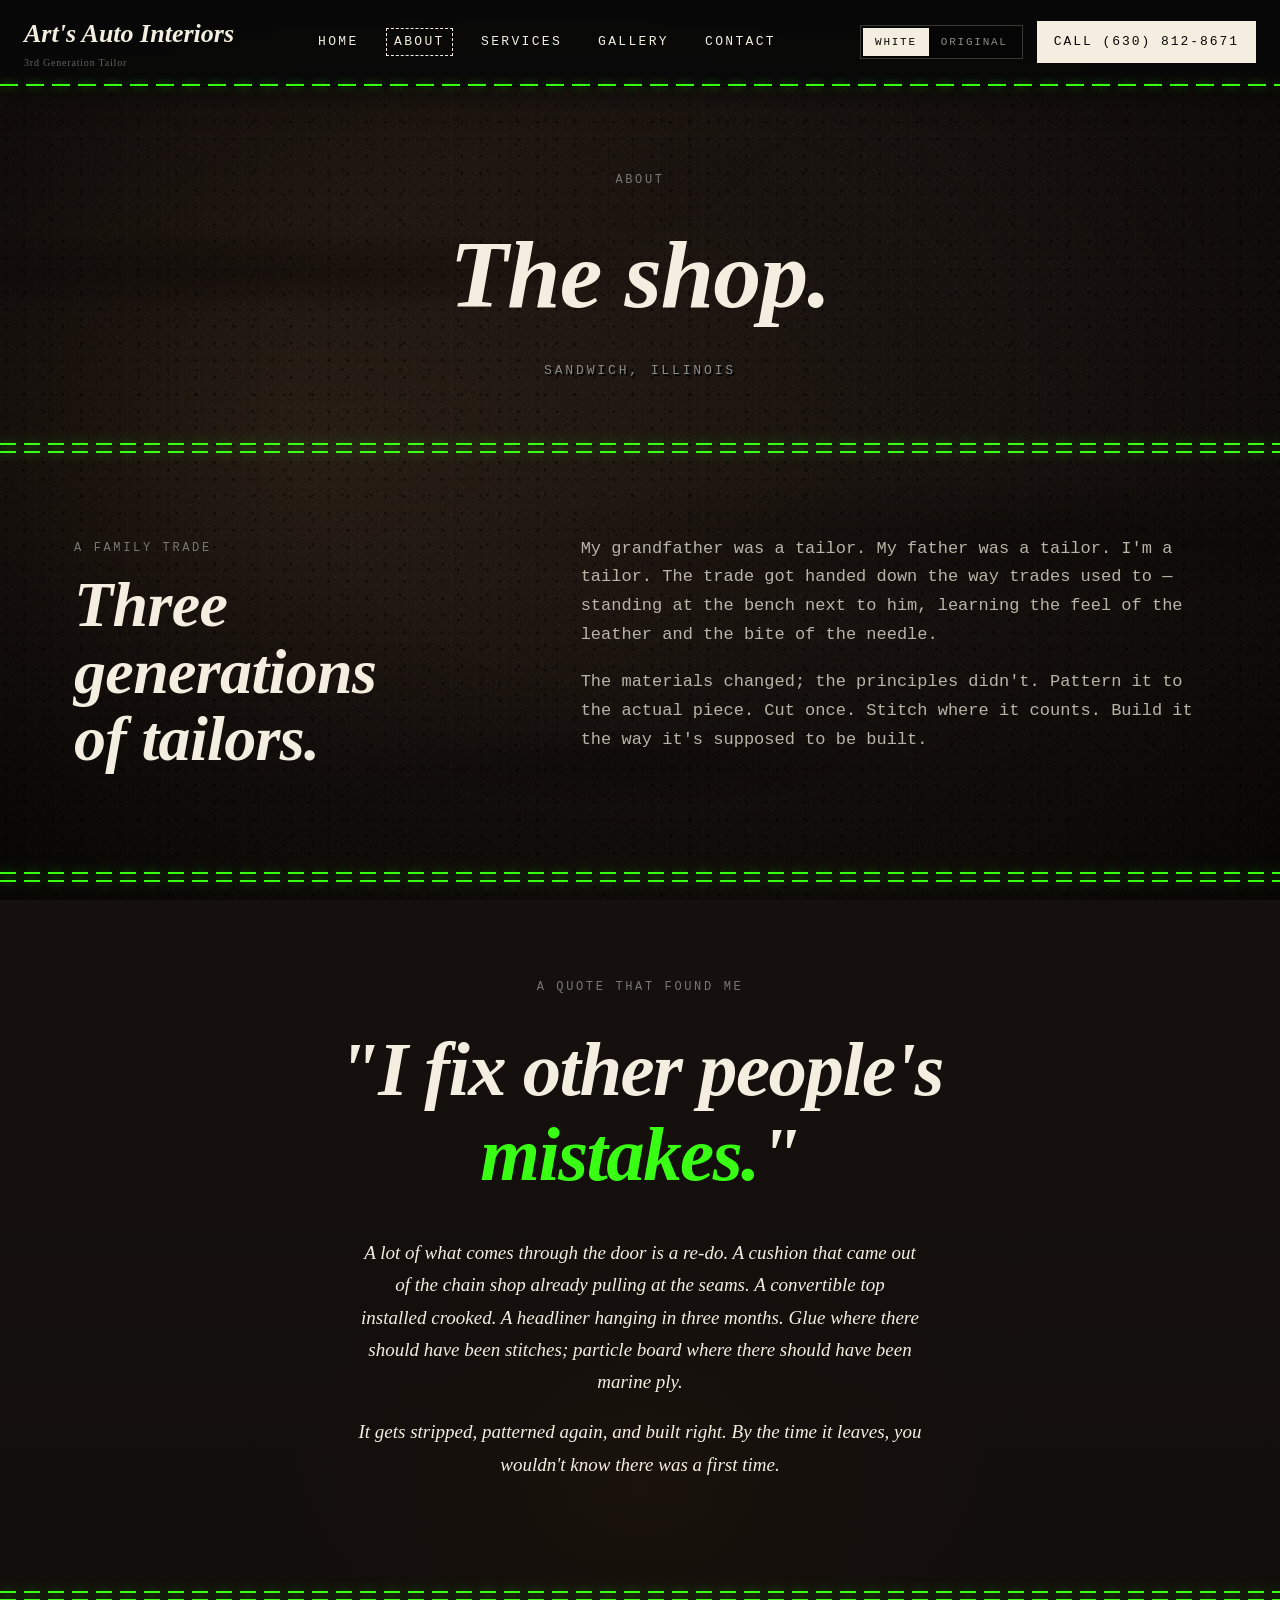
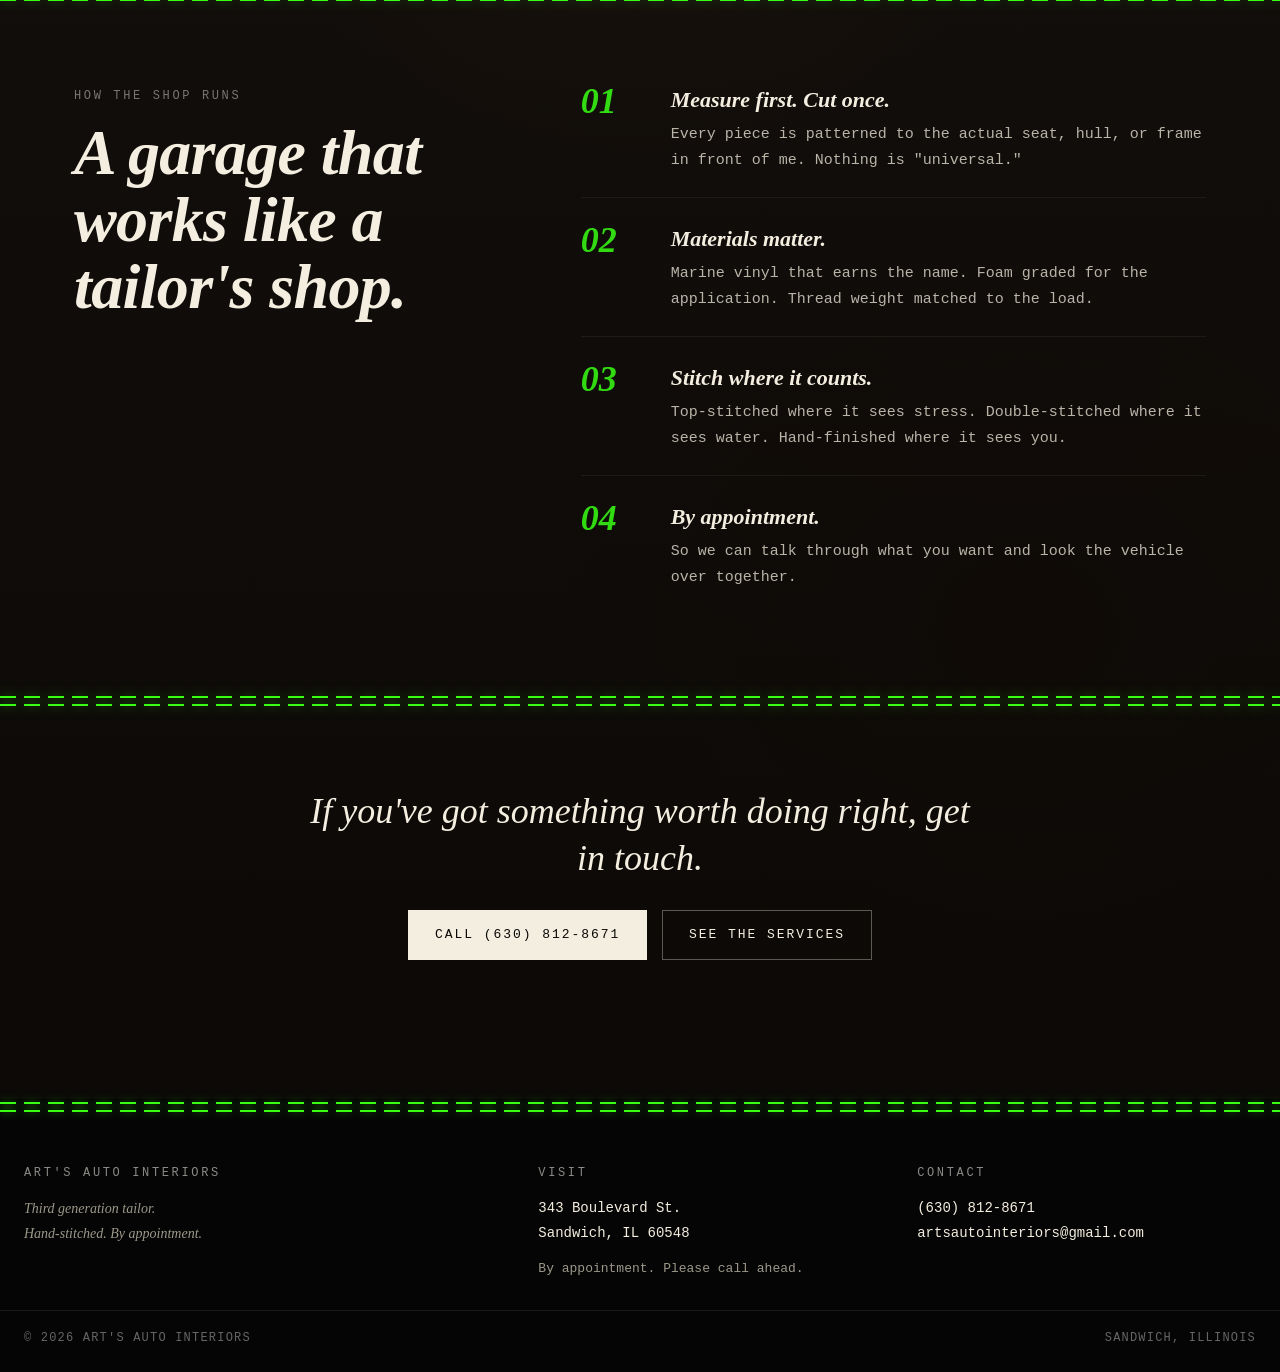
<file: about.html>
<!doctype html>
<html lang="en">
<head>
<meta charset="utf-8" />
<meta name="viewport" content="width=device-width, initial-scale=1" />
<title>About — Art's Auto Interiors</title>
<meta name="description" content="Third generation tailor in Sandwich, Illinois. Hand-stitched custom interiors. By appointment only." />
<link rel="stylesheet" href="styles.css?v=9" />
</head>
<body class="leather-bg" data-palette="restrained" data-page="about" data-screen-label="02 About">

  <section class="page-header">
    <span class="eyebrow">About</span>
    <h1>The shop.</h1>
    <span class="marker">Sandwich, Illinois</span>
  </section>

  <div class="divider stitch-double"></div>

  <!-- Mission opener -->
  <section class="mission">
    <div class="mission-grid">
      <div>
        <span class="eyebrow">A family trade</span>
        <h2 class="section-title">Three generations<br/>of <em>tailors.</em></h2>
      </div>
      <div>
        <p class="lede">
          My grandfather was a tailor. My father was a tailor. I'm a tailor.
          The trade got handed down the way trades used to — standing at the bench
          next to him, learning the feel of the leather and the bite of the needle.
        </p>
        <p class="lede" style="margin-top:18px;">
          The materials changed; the principles didn't. Pattern it to the actual piece.
          Cut once. Stitch where it counts. Build it the way it's supposed to be built.
        </p>
      </div>
    </div>
  </section>

  <div class="divider stitch-double"></div>

  <!-- "I fix other people's mistakes" — quieter, intentional -->
  <section class="mistakes">
    <div class="mistakes-inner">
      <span class="eyebrow">A quote that found me</span>
      <p class="mistakes-headline">"I fix other people's <em>mistakes.</em>"</p>
      <p class="mistakes-body">
        A lot of what comes through the door is a re-do. A cushion that came
        out of the chain shop already pulling at the seams. A convertible top
        installed crooked. A headliner hanging in three months. Glue where
        there should have been stitches; particle board where there should
        have been marine ply.
      </p>
      <p class="mistakes-body">
        It gets stripped, patterned again, and built right. By the time it leaves,
        you wouldn't know there was a first time.
      </p>
    </div>
  </section>

  <div class="divider stitch-double"></div>

  <!-- Philosophy -->
  <section class="heritage">
    <div class="heritage-grid">
      <div>
        <span class="eyebrow">How the shop runs</span>
        <h2 class="section-title">A garage that<br/>works like a <em>tailor's shop.</em></h2>
      </div>
      <div class="heritage-list">
        <div class="heritage-item">
          <span class="num">01</span>
          <div>
            <h4>Measure first. Cut once.</h4>
            <p>Every piece is patterned to the actual seat, hull, or frame in front of me. Nothing is "universal."</p>
          </div>
        </div>
        <div class="heritage-item">
          <span class="num">02</span>
          <div>
            <h4>Materials matter.</h4>
            <p>Marine vinyl that earns the name. Foam graded for the application. Thread weight matched to the load.</p>
          </div>
        </div>
        <div class="heritage-item">
          <span class="num">03</span>
          <div>
            <h4>Stitch where it counts.</h4>
            <p>Top-stitched where it sees stress. Double-stitched where it sees water. Hand-finished where it sees you.</p>
          </div>
        </div>
        <div class="heritage-item">
          <span class="num">04</span>
          <div>
            <h4>By appointment.</h4>
            <p>So we can talk through what you want and look the vehicle over together.</p>
          </div>
        </div>
      </div>
    </div>
  </section>

  <div class="divider stitch-double"></div>

  <!-- Closing -->
  <section class="closing">
    <p class="closing-line">If you've got something worth doing right, get in touch.</p>
    <div style="display:flex;gap:14px;justify-content:center;flex-wrap:wrap;margin-top:28px;">
      <a class="btn btn-primary" href="tel:+16308128671">Call (630) 812-8671</a>
      <a class="btn" href="services.html">See the services</a>
    </div>
  </section>

  <script src="site.js?v=6"></script>

  <style>
    .mission { max-width: 1180px; margin: 0 auto; padding: 80px 24px; }
    .mission-grid {
      display: grid;
      grid-template-columns: 1fr 1.4fr;
      gap: 60px;
      align-items: start;
    }
    @media (max-width: 1024px) {
      .mission-grid { grid-template-columns: 1fr; gap: 28px; }
    }

    .mistakes {
      max-width: 1180px;
      margin: 0 auto;
      padding: 90px 24px;
    }
    .mistakes-inner {
      max-width: 760px;
      margin: 0 auto;
      text-align: center;
    }
    .mistakes-headline {
      font-family: 'Playfair Display', serif;
      font-style: italic;
      font-weight: 900;
      font-size: clamp(40px, 6vw, 80px);
      line-height: 1.1;
      color: var(--bone);
      letter-spacing: -0.02em;
      margin: 18px 0 40px;
    }
    .mistakes-headline em {
      color: var(--lime);
      font-style: italic;
    }
    .mistakes-body {
      font-family: 'Playfair Display', serif;
      font-style: italic;
      font-size: clamp(17px, 1.6vw, 19px);
      line-height: 1.7;
      color: var(--bone);
      max-width: 60ch;
      margin: 0 auto 18px;
      text-wrap: pretty;
    }

    .heritage { max-width: 1180px; margin: 0 auto; padding: 80px 24px; }
    .heritage-grid {
      display: grid;
      grid-template-columns: 1fr 1.4fr;
      gap: 60px;
      align-items: start;
    }
    .heritage-list {
      display: flex;
      flex-direction: column;
      gap: 0;
    }
    .heritage-item {
      display: grid;
      grid-template-columns: 70px 1fr;
      gap: 20px;
      padding: 24px 0;
      border-top: 1px solid rgba(255,255,255,0.06);
    }
    .heritage-item:first-child { border-top: 0; padding-top: 0; }
    .heritage-item .num {
      font-family: 'Playfair Display', serif;
      font-style: italic;
      font-weight: 900;
      font-size: 36px;
      line-height: 1;
      color: var(--lime);
      opacity: 0.85;
    }
    .heritage-item h4 {
      font-family: 'Playfair Display', serif;
      font-style: italic;
      font-weight: 700;
      font-size: 22px;
      color: var(--bone);
      margin-bottom: 6px;
    }
    .heritage-item p {
      font-family: 'Special Elite', monospace;
      color: #b8b4a8;
      font-size: 15px;
      line-height: 1.7;
    }
    @media (max-width: 1024px) {
      .heritage-grid { grid-template-columns: 1fr; gap: 30px; }
      .heritage-item { grid-template-columns: 50px 1fr; }
      .heritage-item .num { font-size: 28px; }
    }

    .closing {
      max-width: 760px;
      margin: 0 auto;
      padding: 80px 24px 60px;
      text-align: center;
    }
    .closing-line {
      font-family: 'Playfair Display', serif;
      font-style: italic;
      font-size: clamp(24px, 3.2vw, 36px);
      color: var(--bone);
      line-height: 1.3;
      text-wrap: pretty;
    }
  </style>

</body>
</html>
</file>
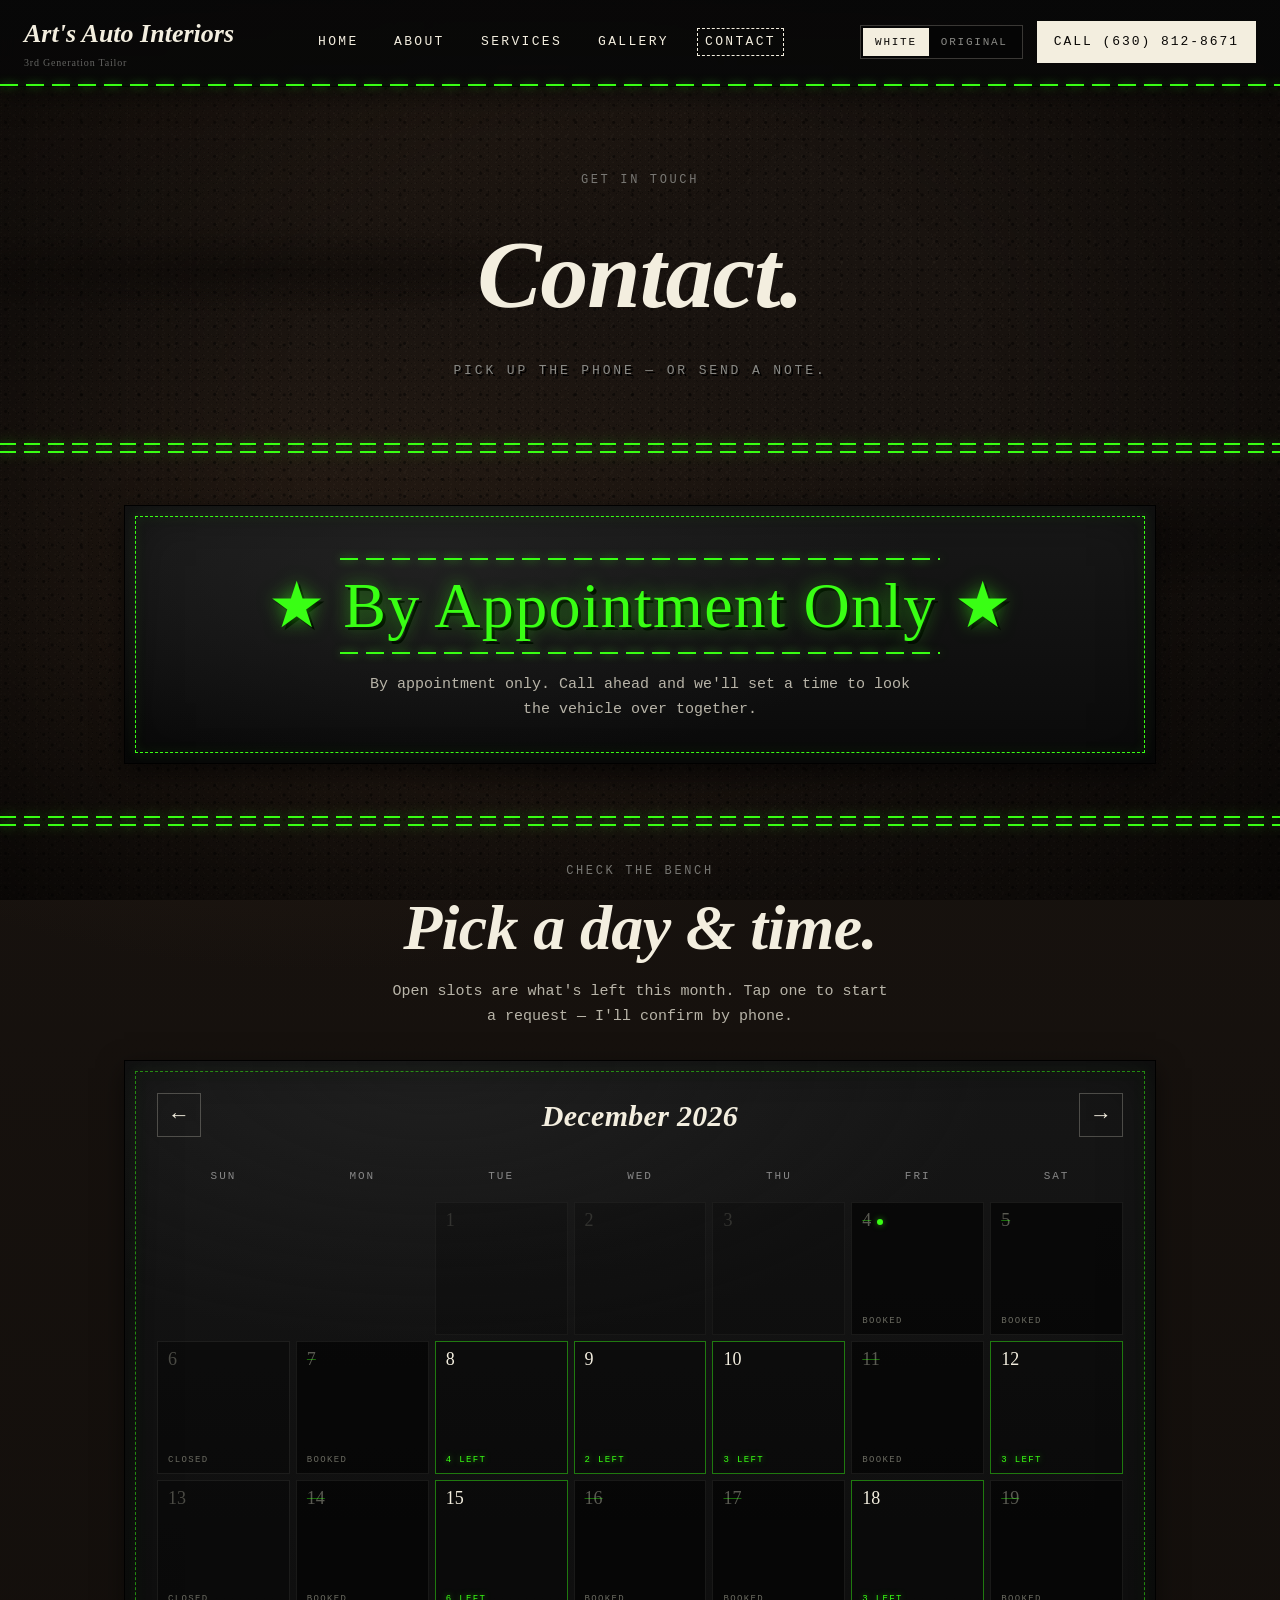
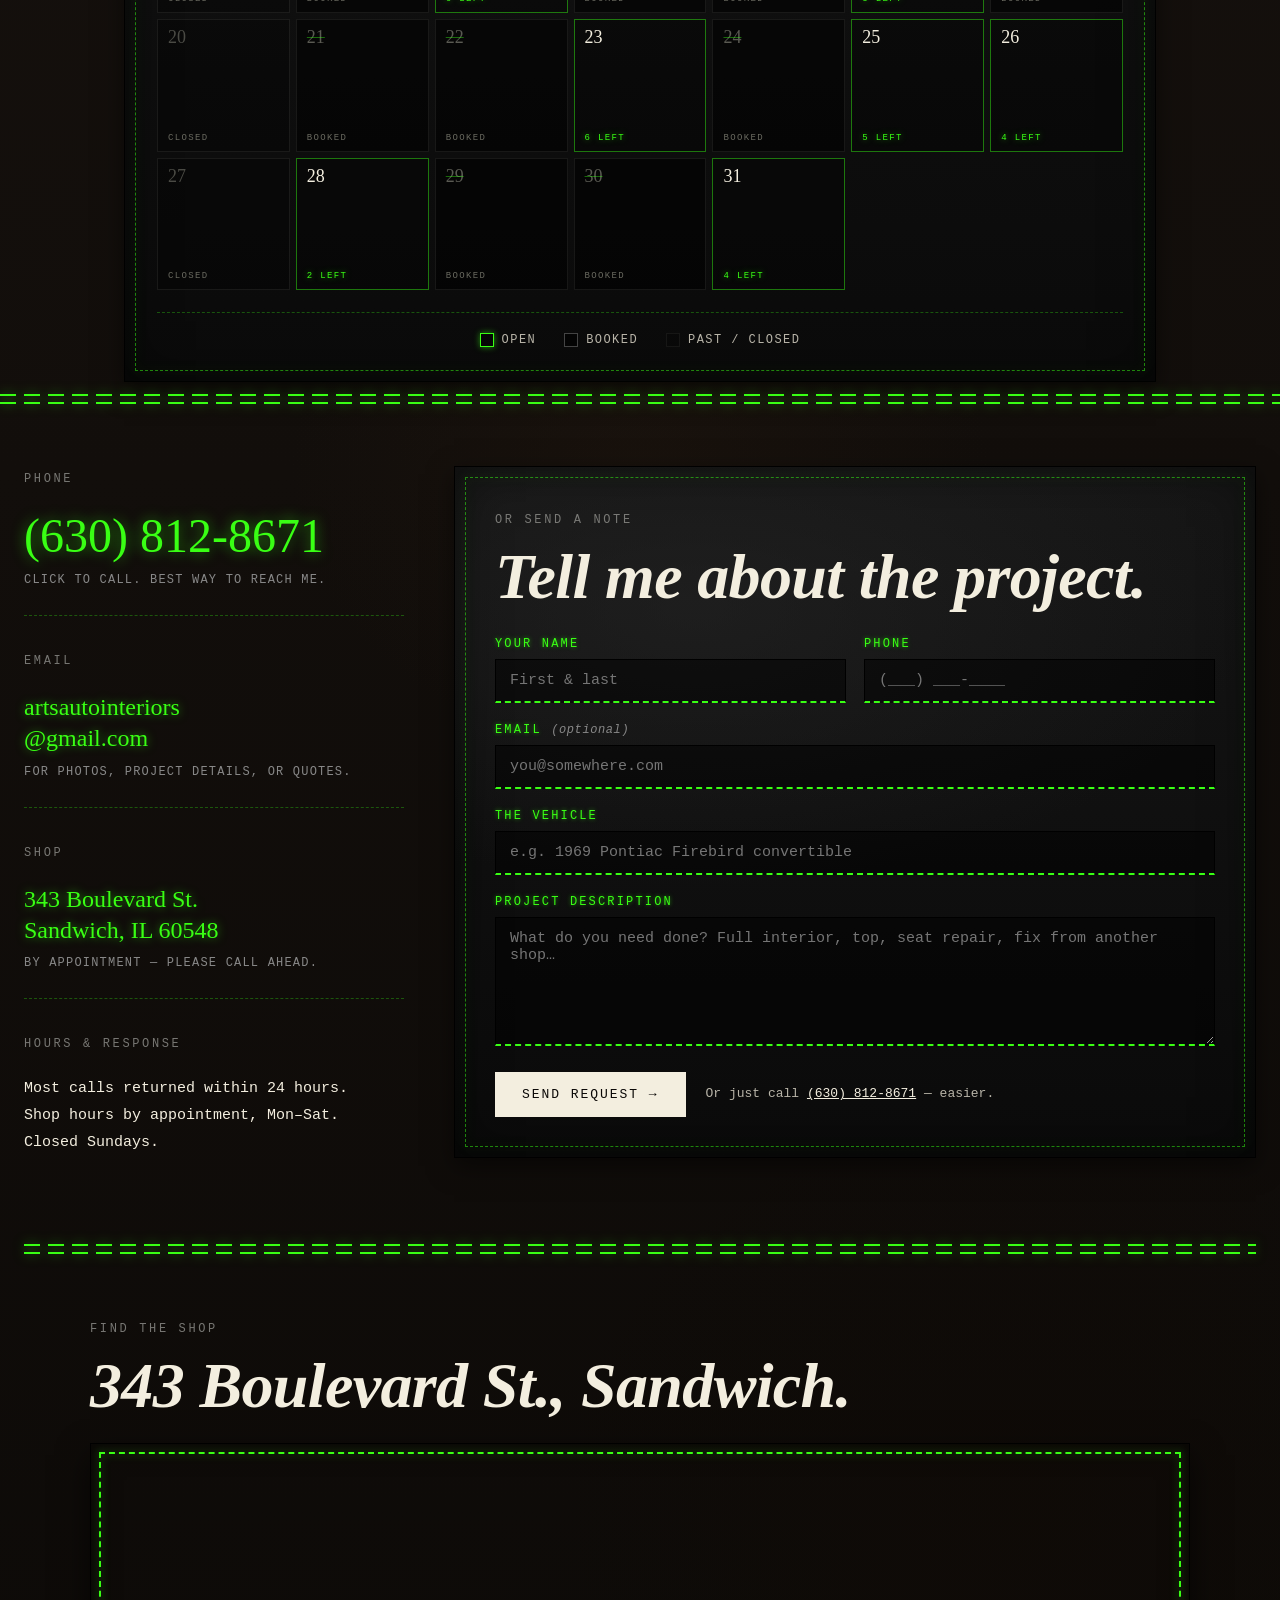
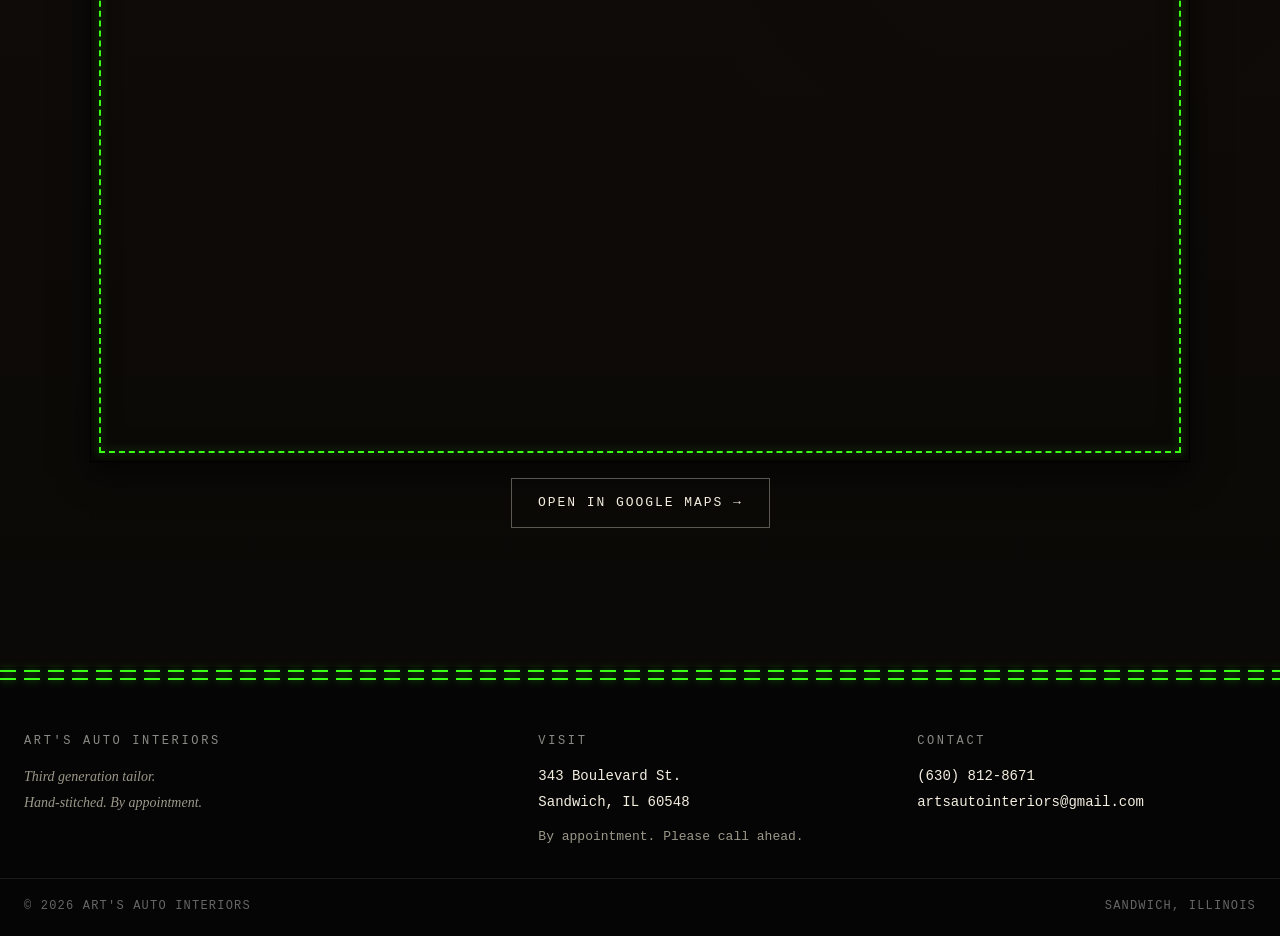
<file: contact.html>
<!doctype html>
<html lang="en">
<head>
<meta charset="utf-8" />
<meta name="viewport" content="width=device-width, initial-scale=1" />
<title>Contact — Art's Auto Interiors</title>
<meta name="description" content="Contact Art's Auto Interiors. Call (630) 812-8671 or email artsautointeriors@gmail.com. 343 Boulevard St, Sandwich, IL — by appointment only." />
<link rel="stylesheet" href="styles.css?v=9" />
</head>
<body class="leather-bg" data-palette="restrained" data-page="contact" data-screen-label="05 Contact">

  <section class="page-header">
    <span class="eyebrow">Get in touch</span>
    <h1>Contact.</h1>
    <span class="marker">Pick up the phone — or send a note.</span>
  </section>

  <div class="divider stitch-double"></div>

  <!-- Big appointment notice -->
  <section class="appt-notice">
    <div class="appt-card">
      <div class="appt-stitch"></div>
      <p class="appt-headline">★ By Appointment Only ★</p>
      <div class="appt-stitch"></div>
      <p class="appt-sub">
        By appointment only. Call ahead and we'll set a time to look the vehicle over together.
      </p>
    </div>
  </section>

  <div class="divider stitch-double"></div>

  <!-- Booking calendar -->
  <section class="cal-section">
    <header class="cal-head">
      <span class="eyebrow">Check the bench</span>
      <h2 class="section-title">Pick a <em>day &amp; time.</em></h2>
      <p class="cal-lede">Open slots are what's left this month. Tap one to start a request — I'll confirm by phone.</p>
    </header>

    <div class="cal-wrap">
      <div class="cal-toolbar">
        <button type="button" class="cal-nav" id="calPrev" aria-label="Previous month">←</button>
        <div class="cal-title" id="calTitle">—</div>
        <button type="button" class="cal-nav" id="calNext" aria-label="Next month">→</button>
      </div>

      <div class="cal-grid" id="calGrid" role="grid" aria-label="Available appointment days"></div>

      <div class="cal-legend">
        <span class="lg"><i class="sw open"></i> Open</span>
        <span class="lg"><i class="sw taken"></i> Booked</span>
        <span class="lg"><i class="sw past"></i> Past / closed</span>
      </div>

      <div class="cal-slots" id="calSlots" hidden>
        <div class="slots-head">
          <span class="eyebrow">Times for</span>
          <h3 id="slotsDay">—</h3>
        </div>
        <div class="slots-grid" id="slotsGrid"></div>
        <p class="slots-note">All appointments are roughly 45–60 min for a look-over. We'll set a real start date after.</p>
      </div>
    </div>
  </section>

  <div class="divider stitch-double"></div>

  <main>
    <div class="contact-grid">

      <!-- Left: contact details -->
      <aside class="contact-info">
        <div class="info-block">
          <span class="eyebrow">Phone</span>
          <a href="tel:+16308128671" class="info-big">(630) 812-8671</a>
          <p class="info-sub">Click to call. Best way to reach me.</p>
        </div>

        <div class="info-block">
          <span class="eyebrow">Email</span>
          <a href="mailto:artsautointeriors@gmail.com" class="info-med">artsautointeriors<br/>@gmail.com</a>
          <p class="info-sub">For photos, project details, or quotes.</p>
        </div>

        <div class="info-block">
          <span class="eyebrow">Shop</span>
          <a href="https://maps.google.com/?q=343+Boulevard+St+Sandwich+IL+60548" target="_blank" rel="noopener" class="info-med">
            343 Boulevard St.<br/>Sandwich, IL 60548
          </a>
          <p class="info-sub">By appointment — please call ahead.</p>
        </div>

        <div class="info-block">
          <span class="eyebrow">Hours &amp; Response</span>
          <p class="info-text">
            Most calls returned within 24 hours.<br/>
            Shop hours by appointment, Mon–Sat.<br/>
            Closed Sundays.
          </p>
        </div>
      </aside>

      <!-- Right: form -->
      <section class="contact-form-wrap">
        <header style="margin-bottom:24px;">
          <span class="eyebrow">Or send a note</span>
          <h2 class="section-title">Tell me about the <em>project.</em></h2>
        </header>

        <form class="contact-form" id="contactForm" action="mailto:artsautointeriors@gmail.com" method="post" enctype="text/plain">
          <div class="row">
            <label>
              <span>Your name</span>
              <input type="text" name="name" required placeholder="First &amp; last" />
            </label>
            <label>
              <span>Phone</span>
              <input type="tel" name="phone" required placeholder="(___) ___-____" />
            </label>
          </div>
          <label>
            <span>Email <em>(optional)</em></span>
            <input type="email" name="email" placeholder="you@somewhere.com" />
          </label>
          <label>
            <span>The vehicle</span>
            <input type="text" name="vehicle" required placeholder="e.g. 1969 Pontiac Firebird convertible" />
          </label>
          <label>
            <span>Project description</span>
            <textarea name="project" rows="6" required placeholder="What do you need done? Full interior, top, seat repair, fix from another shop…"></textarea>
          </label>
          <div class="form-foot">
            <button type="submit" class="btn btn-primary">Send Request →</button>
            <p class="form-note">Or just call <a href="tel:+16308128671">(630) 812-8671</a> — easier.</p>
          </div>
        </form>
      </section>
    </div>

    <div class="divider stitch-double" style="margin:60px 0;"></div>

    <!-- Map -->
    <section class="map-section">
      <header style="margin-bottom:24px;">
        <span class="eyebrow">Find the shop</span>
        <h2 class="section-title">343 Boulevard St., <em>Sandwich.</em></h2>
      </header>
      <div class="map-frame">
        <iframe
          title="Map to Art's Auto Interiors"
          src="https://www.google.com/maps?q=343+Boulevard+St+Sandwich+IL+60548&output=embed"
          loading="lazy"
          referrerpolicy="no-referrer-when-downgrade"
          allowfullscreen></iframe>
      </div>
      <p style="margin-top:16px;text-align:center;">
        <a href="https://maps.google.com/?q=343+Boulevard+St+Sandwich+IL+60548" target="_blank" rel="noopener" class="btn">Open in Google Maps →</a>
      </p>
    </section>

  </main>

  <script src="site.js?v=6"></script>
  <script>
    /* ---------- Booking calendar ---------- */
    (function(){
      const grid = document.getElementById('calGrid');
      const titleEl = document.getElementById('calTitle');
      const slotsWrap = document.getElementById('calSlots');
      const slotsGrid = document.getElementById('slotsGrid');
      const slotsDay = document.getElementById('slotsDay');

      const today = new Date(); today.setHours(0,0,0,0);
      let view = new Date(today.getFullYear(), today.getMonth(), 1);
      let selectedKey = null;

      const MONTHS = ['January','February','March','April','May','June','July','August','September','October','November','December'];
      const DOW = ['Sun','Mon','Tue','Wed','Thu','Fri','Sat'];

      // Deterministic pseudo-random per date so the "fake busy" pattern is stable.
      function hash(s){ let h=2166136261; for (let i=0;i<s.length;i++){ h^=s.charCodeAt(i); h=Math.imul(h,16777619); } return (h>>>0); }
      function key(d){ return d.toISOString().slice(0,10); }

      // Status of a given date.
      // - past: before today
      // - closed: Sundays
      // - taken: pseudo-random ~55% of weekdays + a few sprinkled Saturdays (looks busy)
      // - open: otherwise
      function statusFor(d){
        const dd = new Date(d); dd.setHours(0,0,0,0);
        if (dd < today) return 'past';
        const dow = dd.getDay(); // 0=Sun
        if (dow === 0) return 'closed';
        const h = hash(key(dd));
        // Bias: Mon-Fri ~55% taken; Sat ~35% taken
        const threshold = dow === 6 ? 0.35 : 0.55;
        const r = (h % 1000) / 1000;
        // Force the next 2 business days to be taken so it always looks busy near "now"
        const diff = Math.round((dd - today) / 86400000);
        if (diff >= 0 && diff <= 2 && dow !== 0) return 'taken';
        return r < threshold ? 'taken' : 'open';
      }

      // Time slots per day. Saturdays have a shorter day. Some slots are taken pseudo-randomly.
      function slotsFor(d){
        const dow = d.getDay();
        const base = dow === 6
          ? ['9:00 AM','10:30 AM','12:00 PM','1:30 PM','3:00 PM']
          : ['8:00 AM','9:30 AM','11:00 AM','12:30 PM','2:00 PM','3:30 PM','5:00 PM'];
        const k = key(d);
        return base.map((t,i) => {
          const h = hash(k + ':' + i);
          // ~40% of slots taken on open days; bump near-term days to ~60%
          const diff = Math.round((d - today) / 86400000);
          const threshold = (diff >= 0 && diff <= 7) ? 60 : 40;
          const taken = (h % 100) < threshold;
          return { time: t, taken };
        });
      }
      function openCount(d){
        return slotsFor(d).filter(s => !s.taken).length;
      }

      function render(){
        titleEl.textContent = MONTHS[view.getMonth()] + ' ' + view.getFullYear();
        grid.innerHTML = '';
        DOW.forEach(d => {
          const el = document.createElement('div');
          el.className = 'cal-dow';
          el.textContent = d;
          grid.appendChild(el);
        });
        const first = new Date(view.getFullYear(), view.getMonth(), 1);
        const startPad = first.getDay();
        const daysInMonth = new Date(view.getFullYear(), view.getMonth()+1, 0).getDate();
        for (let i=0;i<startPad;i++){
          const e = document.createElement('div');
          e.className = 'cal-day empty';
          grid.appendChild(e);
        }
        for (let day=1; day<=daysInMonth; day++){
          const d = new Date(view.getFullYear(), view.getMonth(), day);
          let status = statusFor(d);
          // If it's nominally "open" but every slot is taken, flip to taken.
          if (status === 'open' && openCount(d) === 0) status = 'taken';
          const k = key(d);
          const isToday = d.getTime() === today.getTime();
          const btn = document.createElement('button');
          btn.type = 'button';
          btn.className = 'cal-day ' + status + (isToday ? ' today' : '') + (selectedKey === k ? ' selected' : '');
          btn.dataset.key = k;
          let tag = '';
          if (status === 'open') {
            const n = openCount(d);
            tag = n + ' left';
          } else if (status === 'taken') tag = 'Booked';
          else if (status === 'closed') tag = 'Closed';
          btn.innerHTML = '<span class="num">'+day+'</span>' + (tag ? '<span class="tag">'+tag+'</span>' : '');
          if (status === 'open') {
            btn.addEventListener('click', () => selectDay(d));
          } else {
            btn.disabled = true;
          }
          grid.appendChild(btn);
        }
      }

      function selectDay(d){
        selectedKey = key(d);
        // re-render to update .selected highlight
        render();
        // Render slots
        const opts = { weekday:'long', month:'long', day:'numeric' };
        slotsDay.textContent = d.toLocaleDateString(undefined, opts);
        slotsGrid.innerHTML = '';
        slotsFor(d).forEach(s => {
          const b = document.createElement('button');
          b.type = 'button';
          b.className = 'slot' + (s.taken ? ' taken' : '');
          b.textContent = s.time;
          if (!s.taken) {
            b.addEventListener('click', () => pickSlot(b, d, s.time));
          } else {
            b.disabled = true;
          }
          slotsGrid.appendChild(b);
        });
        slotsWrap.hidden = false;
      }

      function pickSlot(btn, d, time){
        slotsGrid.querySelectorAll('.slot.selected').forEach(el => el.classList.remove('selected'));
        btn.classList.add('selected');
        // Pre-fill the contact form's project field with the chosen slot
        const form = document.getElementById('contactForm');
        if (form){
          const pr = form.querySelector('textarea[name="project"]');
          const opts = { weekday:'long', month:'long', day:'numeric' };
          const stamp = '[Requested appointment: ' + d.toLocaleDateString(undefined, opts) + ' at ' + time + ']\n\n';
          if (pr && !pr.value.startsWith('[Requested appointment:')) {
            pr.value = stamp + (pr.value || '');
          } else if (pr) {
            pr.value = pr.value.replace(/^\[Requested appointment:[^\]]*\]\n\n/, stamp);
          }
          // Smooth scroll to form
          const y = form.getBoundingClientRect().top + window.scrollY - 20;
          window.scrollTo({ top: y, behavior: 'smooth' });
        }
      }

      document.getElementById('calPrev').addEventListener('click', () => {
        const prev = new Date(view.getFullYear(), view.getMonth()-1, 1);
        // Don't allow paging into fully-past months
        const lastOfPrev = new Date(view.getFullYear(), view.getMonth(), 0);
        if (lastOfPrev < today) return;
        view = prev; render();
      });
      document.getElementById('calNext').addEventListener('click', () => {
        view = new Date(view.getFullYear(), view.getMonth()+1, 1);
        render();
      });

      render();
    })();
  </script>
  <script>
    // Friendly form: show a confirmation overlay instead of just letting mailto fire
    const form = document.getElementById('contactForm');
    form.addEventListener('submit', (e) => {
      // mailto: is fine but unreliable; show confirmation either way
      setTimeout(() => {
        const note = document.createElement('div');
        note.className = 'form-success';
        note.innerHTML = '<p class="marker" style="font-size:28px;">Sent! ✓</p><p style="font-family:\'Special Elite\',monospace;color:#c8c4b8;margin-top:8px;">If your email client didn\'t open, just call (630) 812-8671.</p>';
        form.parentNode.replaceChild(note, form);
      }, 200);
    });
  </script>

  <style>
    .appt-notice {
      max-width: 1080px;
      margin: 0 auto;
      padding: 50px 24px;
    }
    .appt-card {
      background:
        radial-gradient(ellipse 700px 300px at 30% 20%, rgba(45,45,45,0.5), transparent 70%),
        linear-gradient(180deg, #181818, #0a0a0a);
      padding: 40px 24px;
      text-align: center;
      border: 1px solid #000;
      box-shadow: inset 0 0 50px rgba(0,0,0,0.5), 0 8px 24px rgba(0,0,0,0.6);
      position: relative;
    }
    .appt-card::before {
      content: '';
      position: absolute;
      inset: 10px;
      border: 1px dashed var(--lime);
      filter: drop-shadow(0 0 4px var(--lime-glow));
      pointer-events: none;
    }
    .appt-stitch {
      height: 2px;
      max-width: 600px;
      margin: 12px auto;
      background-image: linear-gradient(90deg, var(--lime) 0 18px, transparent 18px 26px);
      background-size: 26px 2px;
      filter: drop-shadow(0 0 4px var(--lime-glow));
    }
    .appt-headline {
      font-family: 'Permanent Marker', cursive;
      color: var(--lime);
      font-size: clamp(36px, 6vw, 64px);
      line-height: 1;
      text-shadow: 0 0 18px var(--lime-glow), 3px 3px 0 #000;
      margin: 14px 0;
      letter-spacing: 0.02em;
    }
    .appt-sub {
      font-family: 'Special Elite', monospace;
      color: #b8b4a8;
      font-size: 15px;
      max-width: 60ch;
      margin: 18px auto 0;
      line-height: 1.7;
    }

    .contact-grid {
      display: grid;
      grid-template-columns: 380px 1fr;
      gap: 50px;
      align-items: start;
    }
    @media (max-width: 1024px) { .contact-grid { grid-template-columns: 1fr; gap: 30px; } }

    .contact-info { display: flex; flex-direction: column; gap: 32px; }
    .info-block {
      padding-bottom: 26px;
      border-bottom: 1px dashed rgba(57,255,20,0.3);
    }
    .info-block:last-child { border-bottom: 0; }
    .info-big {
      display: block;
      font-family: 'Permanent Marker', cursive;
      color: var(--lime);
      font-size: clamp(32px, 5vw, 48px);
      line-height: 1.1;
      text-shadow: 0 0 14px var(--lime-glow);
      text-decoration: none;
      margin-top: 8px;
    }
    .info-med {
      display: block;
      font-family: 'Permanent Marker', cursive;
      color: var(--lime);
      font-size: 24px;
      line-height: 1.3;
      text-shadow: 0 0 10px var(--lime-glow);
      text-decoration: none;
      margin-top: 8px;
    }
    .info-text {
      font-family: 'Special Elite', monospace;
      color: var(--bone);
      font-size: 15px;
      line-height: 1.8;
      margin-top: 8px;
    }
    .info-sub {
      font-family: 'Special Elite', monospace;
      font-size: 12px;
      letter-spacing: 0.1em;
      text-transform: uppercase;
      color: #888;
      margin-top: 8px;
    }

    .contact-form-wrap {
      background:
        radial-gradient(ellipse 800px 400px at 30% 20%, rgba(40,40,40,0.5), transparent 70%),
        linear-gradient(180deg, #161616, #0a0a0a);
      padding: 40px;
      border: 1px solid #000;
      box-shadow: inset 0 0 50px rgba(0,0,0,0.5), 0 8px 24px rgba(0,0,0,0.5);
      position: relative;
    }
    .contact-form-wrap::before {
      content: '';
      position: absolute;
      inset: 10px;
      border: 1px dashed rgba(57,255,20,0.5);
      filter: drop-shadow(0 0 4px var(--lime-glow));
      pointer-events: none;
    }
    .contact-form { display: flex; flex-direction: column; gap: 18px; position: relative; }
    .contact-form .row {
      display: grid;
      grid-template-columns: 1fr 1fr;
      gap: 18px;
    }
    @media (max-width: 600px) { .contact-form .row { grid-template-columns: 1fr; } }
    .contact-form label {
      display: flex;
      flex-direction: column;
      gap: 6px;
    }
    .contact-form span {
      font-family: 'Special Elite', monospace;
      font-size: 12px;
      letter-spacing: 0.18em;
      text-transform: uppercase;
      color: var(--lime);
      text-shadow: 0 0 4px var(--lime-glow);
    }
    .contact-form span em { color: #888; font-style: italic; letter-spacing: 0.05em; text-transform: none; text-shadow: none; }
    .contact-form input,
    .contact-form textarea {
      background: rgba(0,0,0,0.5);
      border: 1px solid #000;
      border-bottom: 2px dashed var(--lime);
      padding: 12px 14px;
      color: var(--bone);
      font-family: 'Special Elite', monospace;
      font-size: 15px;
      outline: none;
      transition: border-color 0.2s, box-shadow 0.2s;
    }
    .contact-form input:focus,
    .contact-form textarea:focus {
      border-color: var(--lime);
      box-shadow: 0 0 14px rgba(57,255,20,0.25);
    }
    .contact-form textarea { resize: vertical; min-height: 120px; }
    .form-foot {
      display: flex;
      align-items: center;
      gap: 20px;
      flex-wrap: wrap;
      margin-top: 8px;
    }
    .form-note {
      font-family: 'Special Elite', monospace;
      font-size: 13px;
      color: #b8b4a8;
    }
    .form-success {
      padding: 60px 20px;
      text-align: center;
    }

    .map-section { max-width: 1100px; margin: 0 auto; }
    .map-frame {
      position: relative;
      aspect-ratio: 16/9;
      border: 1px solid #000;
      box-shadow: 0 12px 30px rgba(0,0,0,0.6), inset 0 0 30px rgba(0,0,0,0.4);
      overflow: hidden;
    }
    .map-frame::before {
      content: '';
      position: absolute;
      inset: 8px;
      border: 2px dashed var(--lime);
      pointer-events: none;
      filter: drop-shadow(0 0 4px var(--lime-glow));
      z-index: 2;
    }
    .map-frame iframe {
      width: 100%; height: 100%; border: 0;
      filter: grayscale(0.4) contrast(1.05) brightness(0.85);
    }

    /* ---------- Booking calendar ---------- */
    .cal-section {
      max-width: 1080px;
      margin: 0 auto;
      padding: 30px 24px 10px;
    }
    .cal-head { text-align: center; margin-bottom: 30px; }
    .cal-lede {
      font-family: 'Special Elite', monospace;
      color: #b8b4a8;
      font-size: 15px;
      max-width: 56ch;
      margin: 14px auto 0;
      line-height: 1.7;
    }
    .cal-wrap {
      background:
        radial-gradient(ellipse 800px 400px at 30% 0%, rgba(40,40,40,0.5), transparent 70%),
        linear-gradient(180deg, #161616, #0a0a0a);
      padding: 32px;
      border: 1px solid #000;
      box-shadow: inset 0 0 50px rgba(0,0,0,0.5), 0 8px 24px rgba(0,0,0,0.5);
      position: relative;
    }
    .cal-wrap::before {
      content: '';
      position: absolute;
      inset: 10px;
      border: 1px dashed rgba(57,255,20,0.5);
      filter: drop-shadow(0 0 4px var(--lime-glow));
      pointer-events: none;
    }
    .cal-toolbar {
      display: flex;
      align-items: center;
      justify-content: space-between;
      gap: 16px;
      margin-bottom: 22px;
      position: relative;
    }
    .cal-nav {
      background: transparent;
      border: 1px solid rgba(243,238,223,0.25);
      color: var(--c-link, var(--bone));
      width: 44px; height: 44px;
      font-family: 'Playfair Display', serif;
      font-size: 22px;
      cursor: pointer;
      transition: border-color 0.15s, background 0.15s;
    }
    .cal-nav:hover { border-color: var(--bone); background: rgba(243,238,223,0.05); }
    .cal-title {
      font-family: 'Playfair Display', serif;
      font-style: italic;
      font-weight: 700;
      font-size: clamp(22px, 3vw, 30px);
      color: var(--bone);
      letter-spacing: 0.01em;
    }
    .cal-grid {
      display: grid;
      grid-template-columns: repeat(7, 1fr);
      gap: 6px;
      position: relative;
    }
    .cal-dow {
      font-family: 'Special Elite', monospace;
      font-size: 11px;
      letter-spacing: 0.18em;
      text-transform: uppercase;
      color: #888;
      text-align: center;
      padding: 8px 0 12px;
    }
    .cal-day {
      aspect-ratio: 1 / 1;
      background: rgba(0,0,0,0.35);
      border: 1px solid rgba(243,238,223,0.08);
      color: var(--bone);
      font-family: 'Playfair Display', serif;
      font-size: 18px;
      cursor: pointer;
      position: relative;
      display: flex;
      flex-direction: column;
      align-items: flex-start;
      justify-content: flex-start;
      padding: 8px 10px;
      transition: border-color 0.15s, background 0.15s, transform 0.15s;
      text-align: left;
    }
    .cal-day .num { line-height: 1; }
    .cal-day .tag {
      position: absolute;
      bottom: 8px;
      left: 10px;
      right: 10px;
      font-family: 'Special Elite', monospace;
      font-size: 9px;
      letter-spacing: 0.15em;
      text-transform: uppercase;
      color: #888;
    }
    .cal-day.empty { background: transparent; border-color: transparent; cursor: default; }
    .cal-day.open { border-color: rgba(57,255,20,0.45); }
    .cal-day.open .tag { color: var(--lime); text-shadow: 0 0 6px var(--lime-glow); }
    .cal-day.open:hover { background: rgba(57,255,20,0.08); border-color: var(--lime); transform: translateY(-1px); }
    .cal-day.taken { color: #5a5a52; cursor: not-allowed; background: rgba(0,0,0,0.6); }
    .cal-day.taken .num { text-decoration: line-through; text-decoration-color: rgba(57,255,20,0.4); }
    .cal-day.taken .tag { color: #6a6a60; }
    .cal-day.past { color: #4a4a44; cursor: not-allowed; opacity: 0.55; }
    .cal-day.past .tag { display: none; }
    .cal-day.closed { color: #4a4a44; cursor: not-allowed; }
    .cal-day.closed .tag { color: #6a6a60; }
    .cal-day.selected {
      background: rgba(243,238,223,0.08);
      border-color: var(--bone);
      box-shadow: inset 0 0 0 1px var(--bone);
    }
    .cal-day.today .num::after {
      content: '';
      display: inline-block;
      width: 6px; height: 6px; border-radius: 50%;
      background: var(--lime);
      box-shadow: 0 0 6px var(--lime-glow);
      margin-left: 6px;
      vertical-align: middle;
    }

    .cal-legend {
      display: flex;
      justify-content: center;
      gap: 28px;
      flex-wrap: wrap;
      margin-top: 22px;
      padding-top: 18px;
      border-top: 1px dashed rgba(57,255,20,0.3);
    }
    .cal-legend .lg {
      font-family: 'Special Elite', monospace;
      font-size: 12px;
      letter-spacing: 0.12em;
      text-transform: uppercase;
      color: #b8b4a8;
      display: inline-flex;
      align-items: center;
      gap: 8px;
    }
    .cal-legend .sw {
      width: 14px; height: 14px;
      display: inline-block;
      border: 1px solid rgba(243,238,223,0.15);
      background: rgba(0,0,0,0.4);
    }
    .cal-legend .sw.open { border-color: var(--lime); box-shadow: 0 0 6px var(--lime-glow); }
    .cal-legend .sw.taken { background: rgba(0,0,0,0.6); border-color: #444; }
    .cal-legend .sw.past { opacity: 0.4; }

    .cal-slots {
      margin-top: 26px;
      padding-top: 22px;
      border-top: 1px dashed rgba(57,255,20,0.3);
    }
    .slots-head { margin-bottom: 16px; }
    .slots-head h3 {
      font-family: 'Playfair Display', serif;
      font-style: italic;
      font-weight: 700;
      font-size: 26px;
      color: var(--bone);
      margin-top: 4px;
    }
    .slots-grid {
      display: grid;
      grid-template-columns: repeat(auto-fill, minmax(120px, 1fr));
      gap: 10px;
    }
    .slot {
      background: transparent;
      border: 1px solid rgba(243,238,223,0.2);
      color: var(--bone);
      font-family: 'Special Elite', monospace;
      font-size: 14px;
      letter-spacing: 0.05em;
      padding: 12px 8px;
      cursor: pointer;
      transition: border-color 0.15s, background 0.15s;
    }
    .slot:hover { border-color: var(--bone); background: rgba(243,238,223,0.05); }
    .slot.taken {
      cursor: not-allowed;
      color: #5a5a52;
      text-decoration: line-through;
      text-decoration-color: rgba(57,255,20,0.4);
      border-color: rgba(243,238,223,0.08);
    }
    .slot.taken:hover { background: transparent; border-color: rgba(243,238,223,0.08); }
    .slot.selected {
      background: var(--bone);
      color: #0a0806;
      border-color: var(--bone);
    }
    .slots-note {
      font-family: 'Special Elite', monospace;
      font-size: 12px;
      color: #888;
      margin-top: 14px;
      letter-spacing: 0.04em;
    }
  </style>

</body>
</html>
</file>
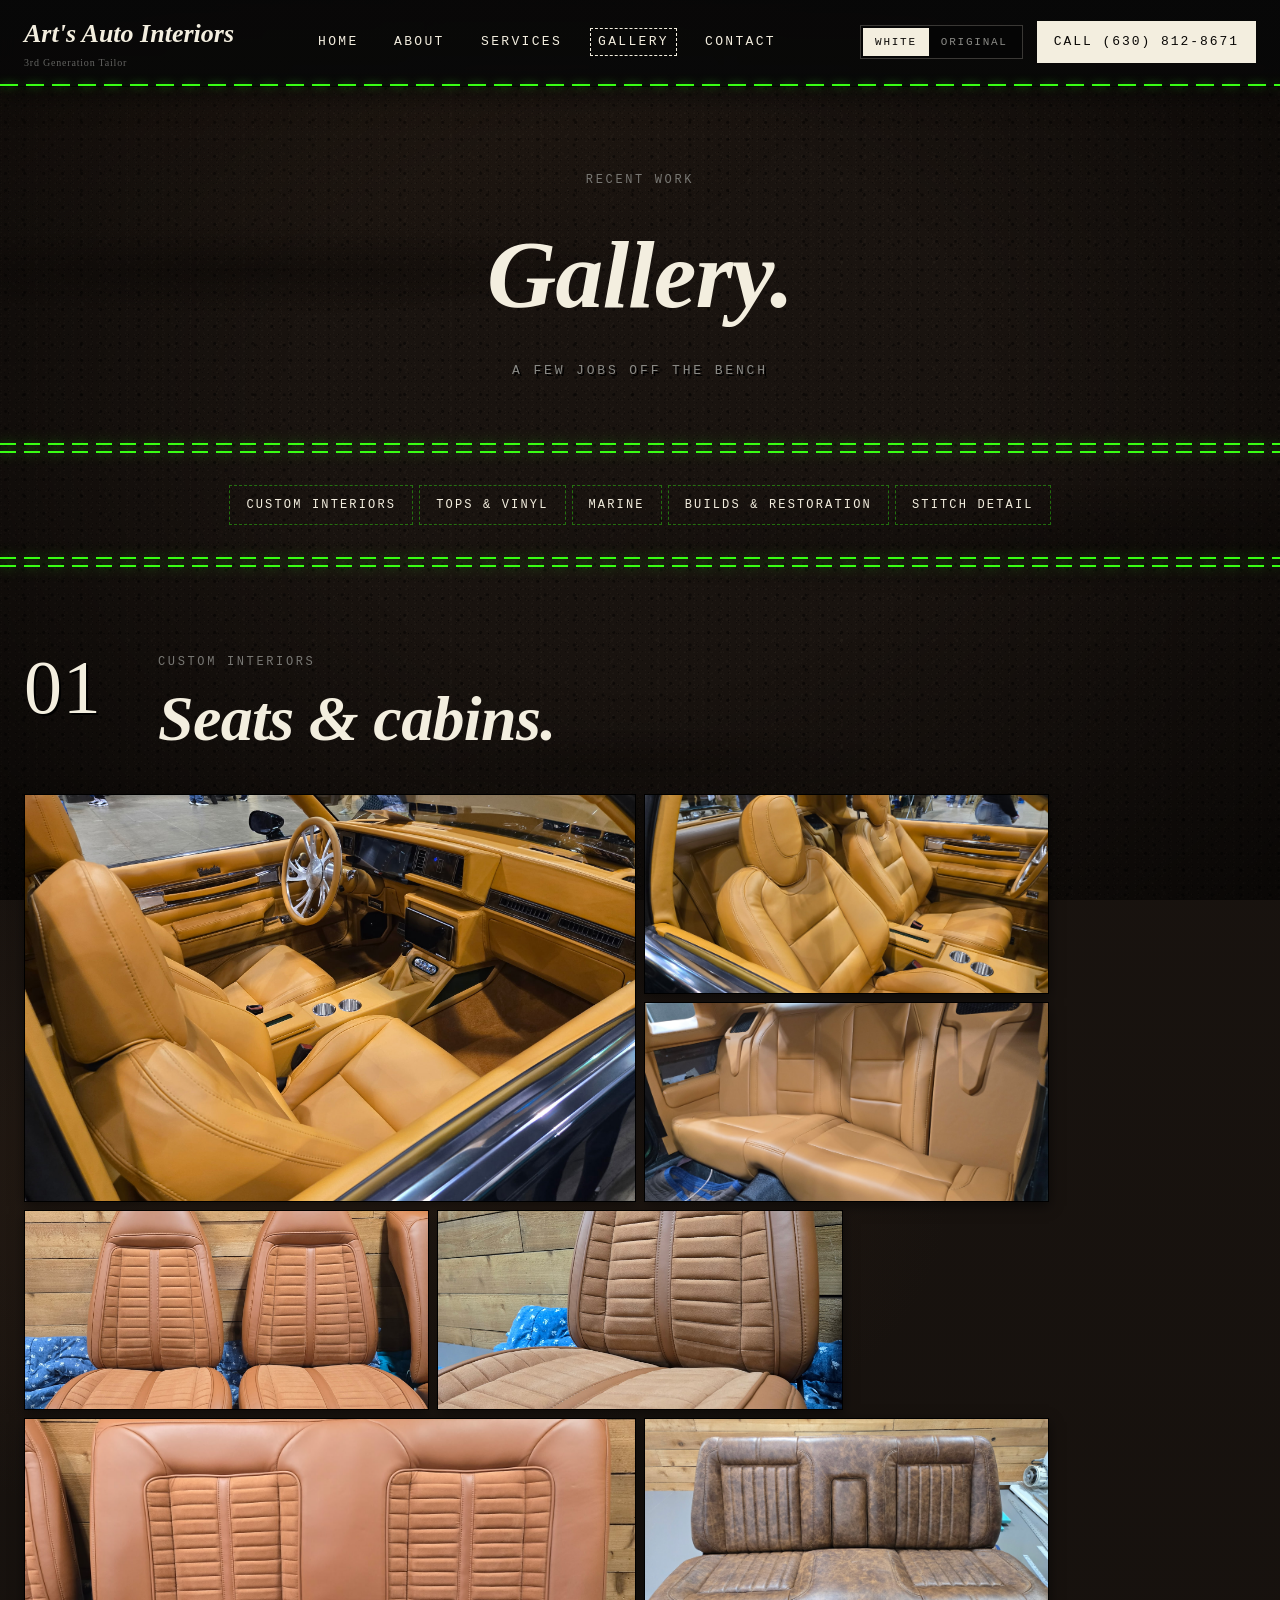
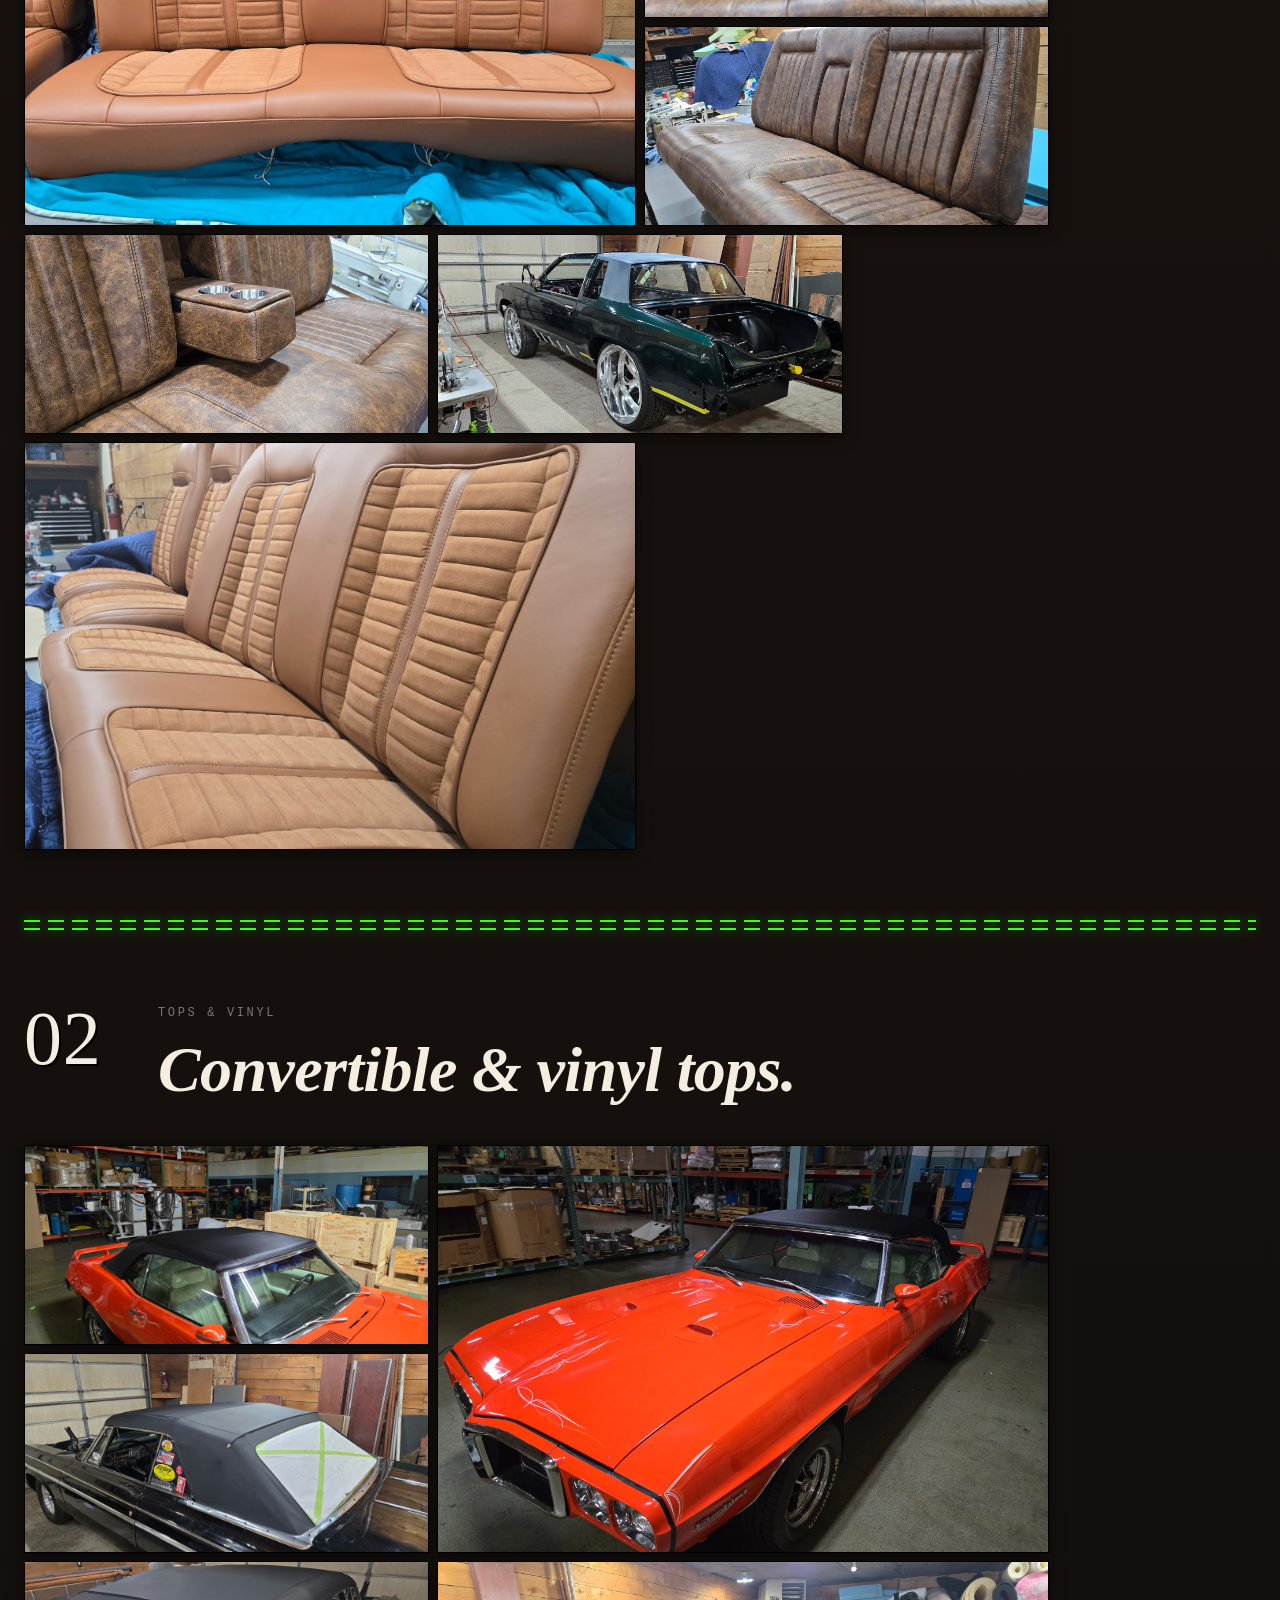
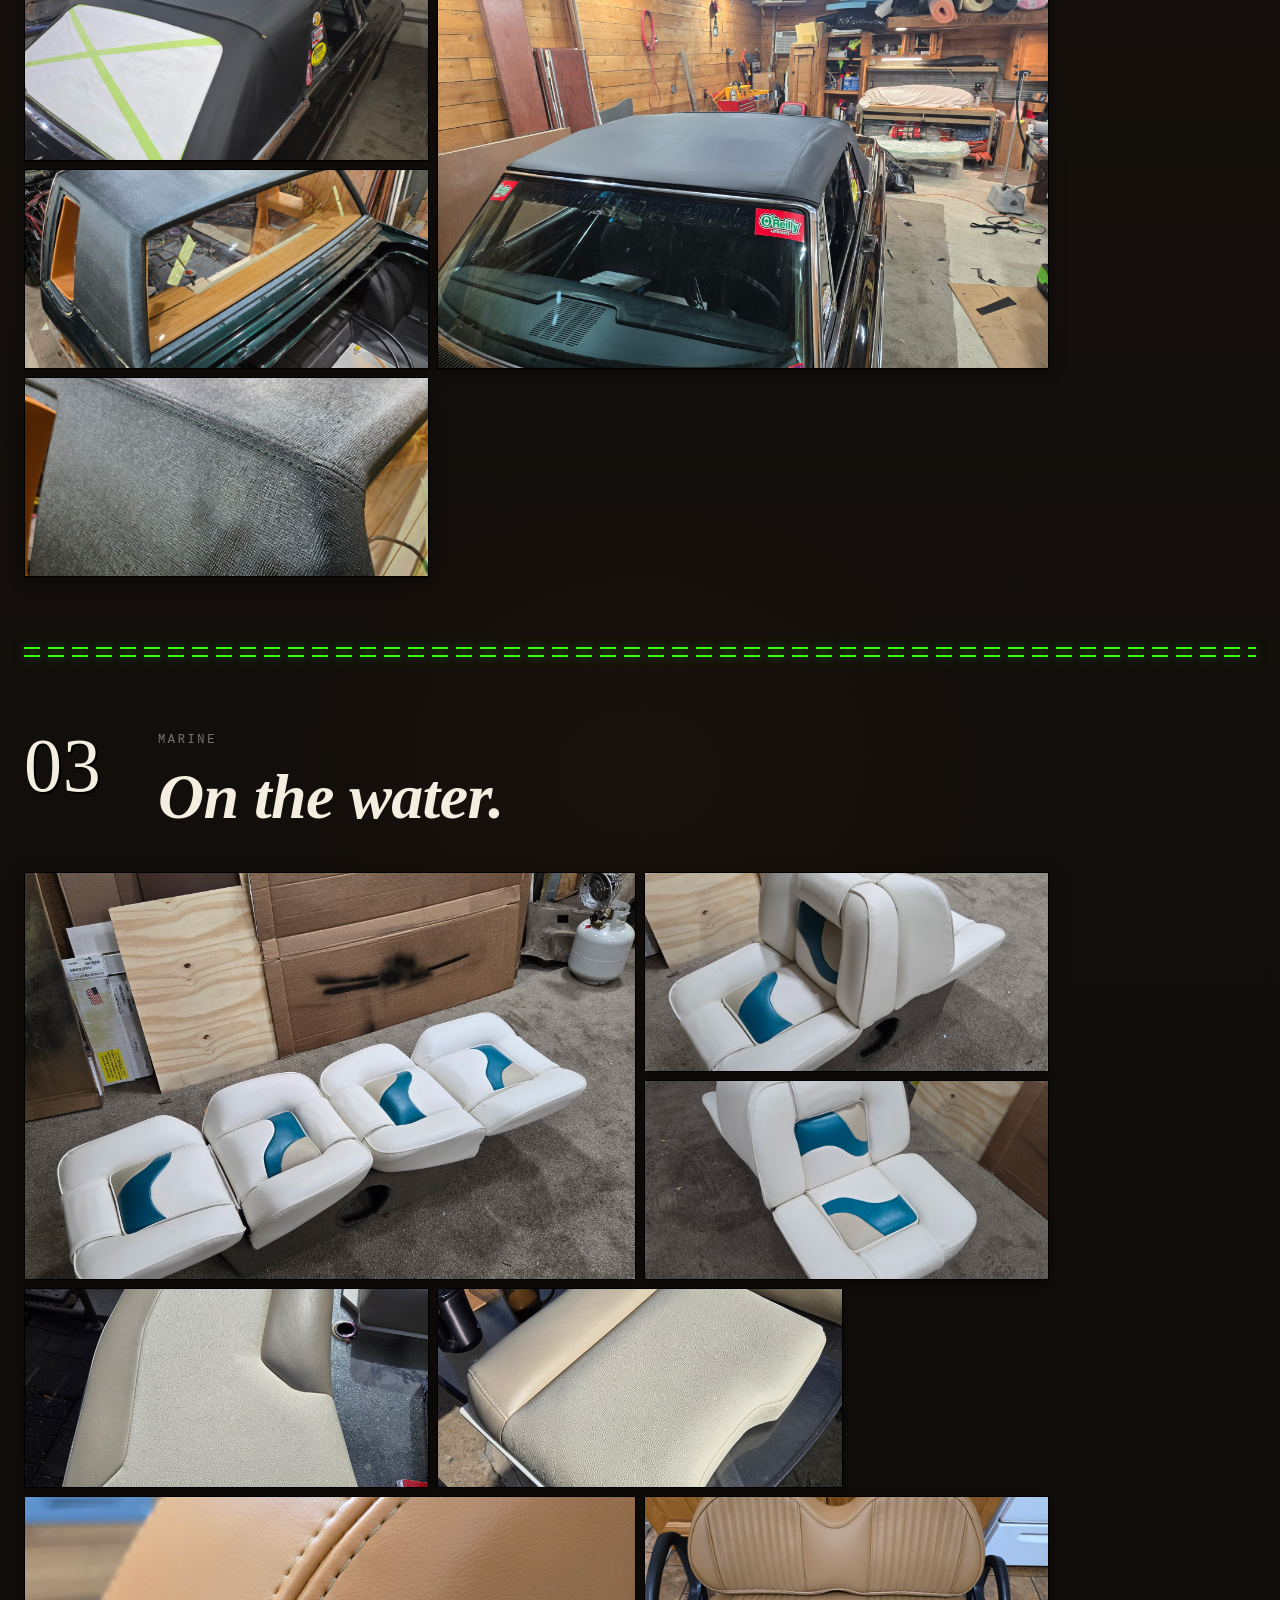
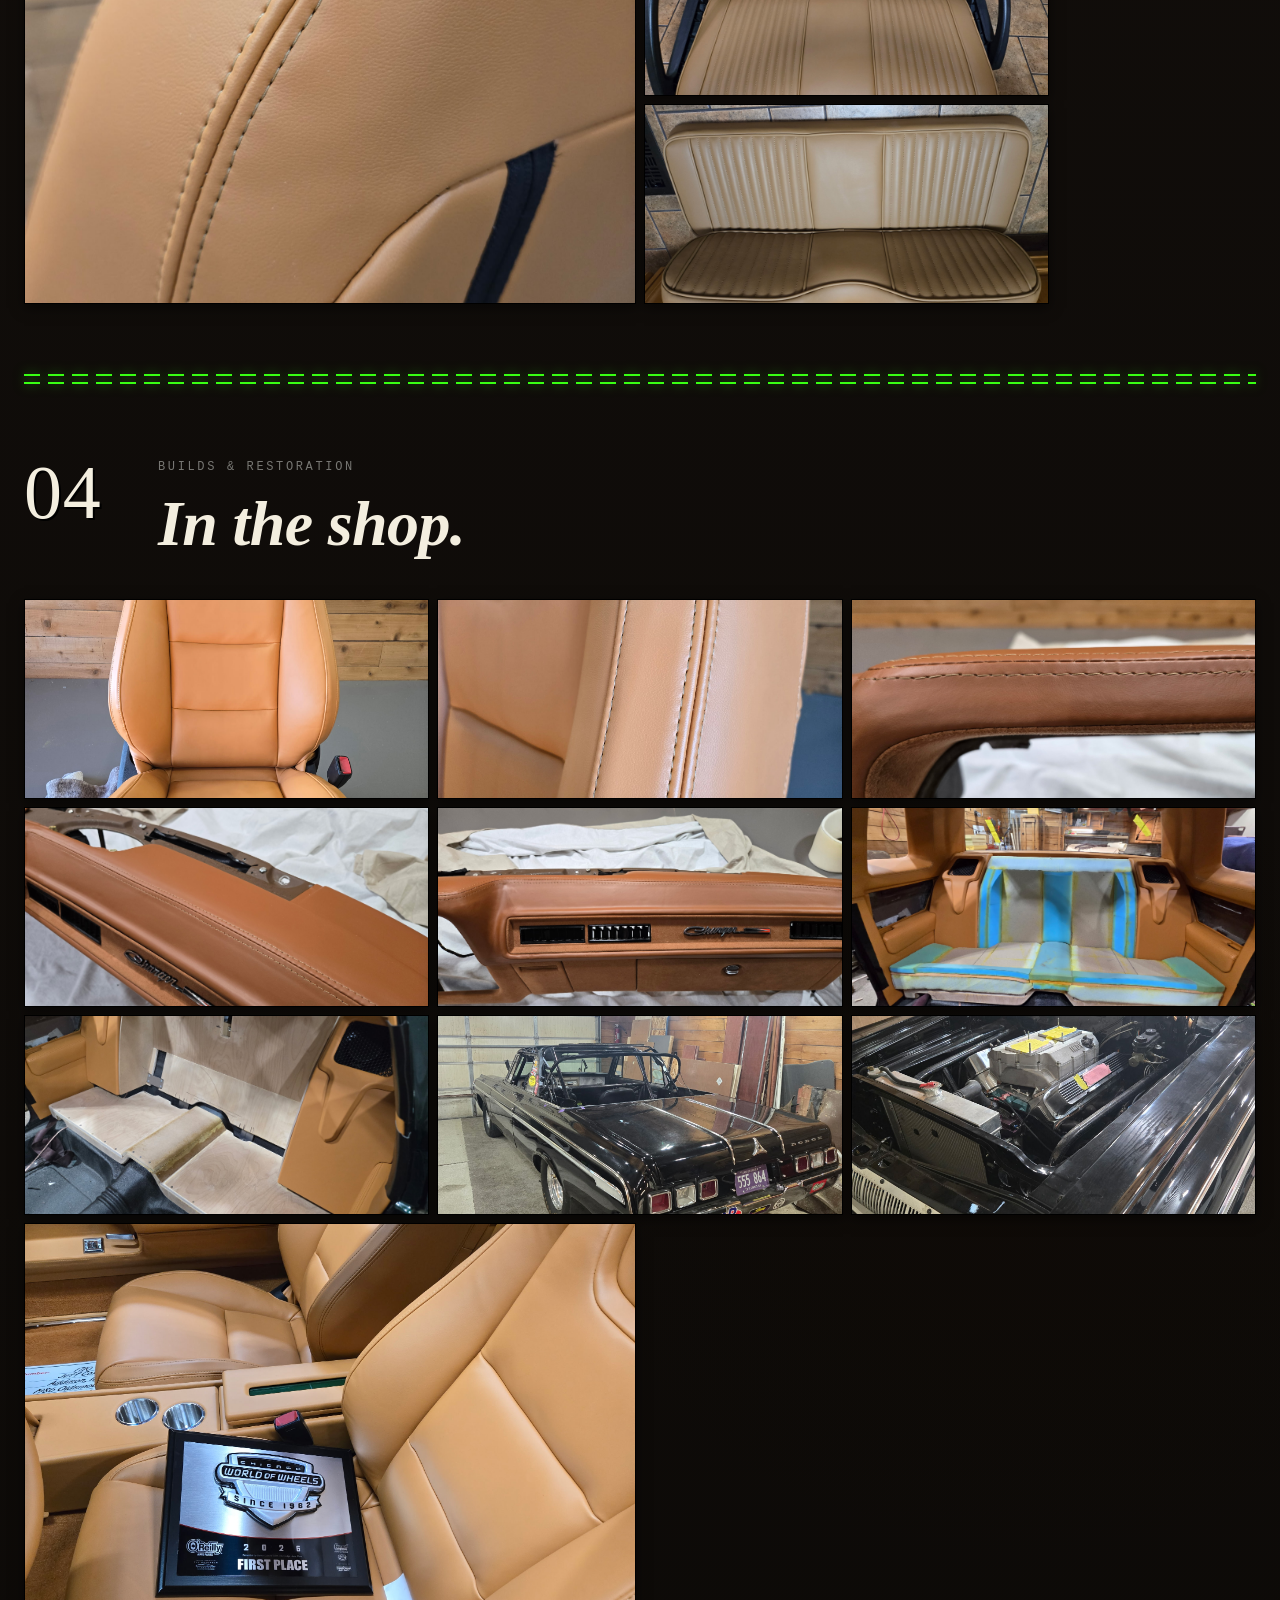
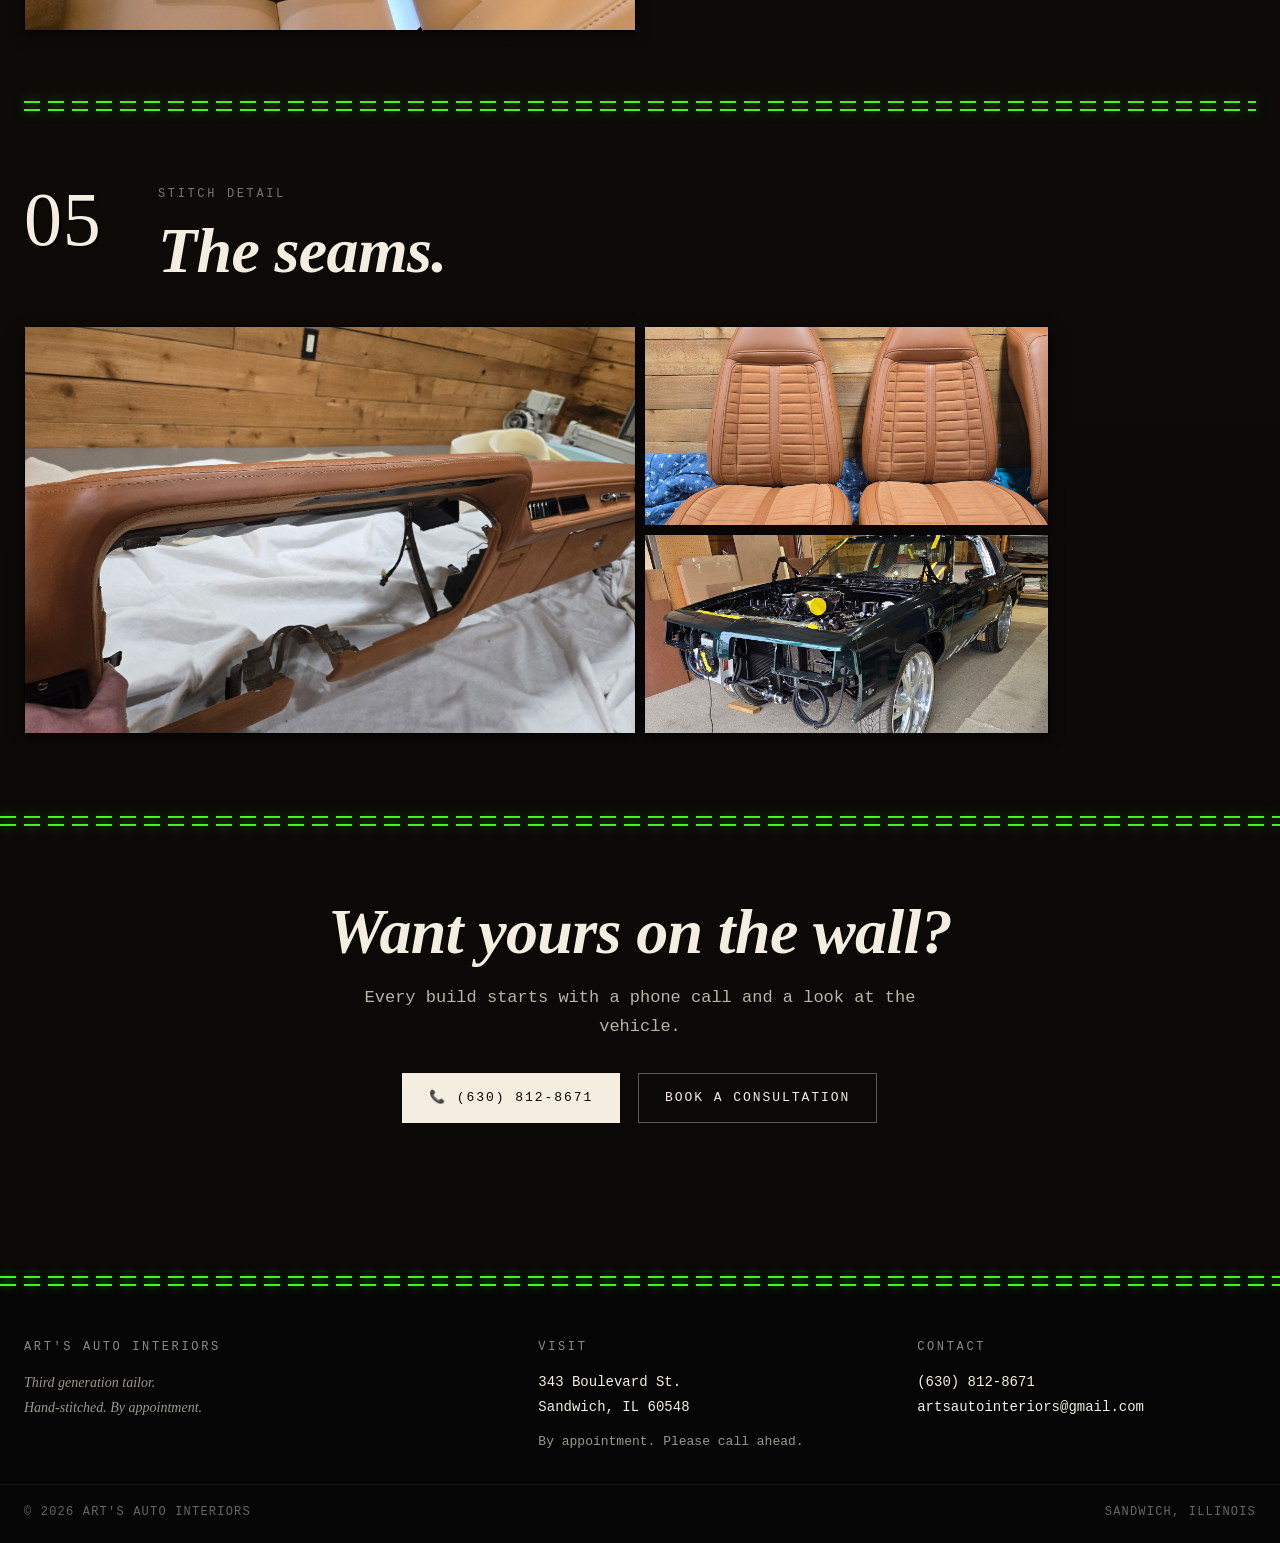
<file: gallery.html>
<!doctype html>
<html lang="en">
<head>
<meta charset="utf-8" />
<meta name="viewport" content="width=device-width, initial-scale=1" />
<title>Gallery — Art's Auto Interiors</title>
<meta name="description" content="Recent work from Art's Auto Interiors — custom car interiors, convertible tops, marine, and more." />
<link rel="stylesheet" href="styles.css?v=9" />
</head>
<body class="leather-bg" data-palette="restrained" data-page="gallery" data-screen-label="04 Gallery">

  <section class="page-header">
    <span class="eyebrow">Recent work</span>
    <h1>Gallery.</h1>
    <span class="marker">A few jobs off the bench</span>
  </section>

  <div class="divider stitch-double"></div>

  <!-- Category nav -->
  <nav class="cat-nav">
    <a href="#interiors">Custom Interiors</a>
    <a href="#tops">Tops &amp; Vinyl</a>
    <a href="#marine">Marine</a>
    <a href="#builds">Builds &amp; Restoration</a>
    <a href="#detail">Stitch Detail</a>
  </nav>

  <div class="divider stitch-double"></div>

  <main>

    <!-- INTERIORS -->
    <section id="interiors" class="gal-cat">
      <header class="gal-head">
        <span class="cat-num marker">01</span>
        <div>
          <span class="eyebrow">Custom Interiors</span>
          <h2 class="section-title">Seats &amp; <em>cabins.</em></h2>
        </div>
      </header>
      <div class="gal-grid">
        <figure class="gal-tile span-2"><img src="gallery/20260307_180257.jpg" loading="lazy" alt="Black show-car interior with leather seats and chrome trim" /><figcaption>Show-car black leather interior</figcaption></figure>
        <figure class="gal-tile"><img src="gallery/20260307_180308.jpg" loading="lazy" alt="Black leather front and rear seats with stitched inserts" /><figcaption>Front &amp; rear, fully wrapped</figcaption></figure>
        <figure class="gal-tile"><img src="gallery/20260225_155517.jpg" loading="lazy" alt="Tan rear bench seat after install in green Monte Carlo" /><figcaption>Rear seat, custom fitted</figcaption></figure>
        <figure class="gal-tile"><img src="gallery/20251022_141344.jpg" loading="lazy" alt="Pair of tan custom car seats with tweed cloth inserts" /><figcaption>Tan-on-tan with tweed inserts</figcaption></figure>
        <figure class="gal-tile"><img src="gallery/20251022_141403.jpg" loading="lazy" alt="Close-up of tan leather seat with fluted cloth insert" /><figcaption>Cloth-insert detail</figcaption></figure>
        <figure class="gal-tile span-2"><img src="gallery/20251022_141351.jpg" loading="lazy" alt="Tan rear bench seat with double bolster pattern" /><figcaption>Matching rear bench</figcaption></figure>
        <figure class="gal-tile"><img src="gallery/20251212_155138.jpg" loading="lazy" alt="Distressed brown leather pickup bench seat" /><figcaption>Distressed brown bench</figcaption></figure>
        <figure class="gal-tile"><img src="gallery/20251212_155130.jpg" loading="lazy" alt="Distressed brown leather seat from the side" /><figcaption>Same bench, in profile</figcaption></figure>
        <figure class="gal-tile"><img src="gallery/20251212_155239.jpg" loading="lazy" alt="Center fold-down armrest with cup holders in distressed brown leather" /><figcaption>Center fold-down with cup holders</figcaption></figure>
        <figure class="gal-tile"><img src="gallery/20260221_090629.jpg" loading="lazy" alt="Tan modern bucket seat" /><figcaption>Tan modern bucket</figcaption></figure>
        <figure class="gal-tile span-2"><img src="gallery/20251022_210010.jpg" loading="lazy" alt="Row of tan leather and suede bench seats with vertical pleat inserts" /><figcaption>Tan-and-suede bench, lined up</figcaption></figure>
      </div>
    </section>

    <div class="divider stitch-double" style="margin:48px 0;"></div>

    <!-- TOPS -->
    <section id="tops" class="gal-cat">
      <header class="gal-head">
        <span class="cat-num marker">02</span>
        <div>
          <span class="eyebrow">Tops &amp; Vinyl</span>
          <h2 class="section-title">Convertible &amp; <em>vinyl tops.</em></h2>
        </div>
      </header>
      <div class="gal-grid">
        <figure class="gal-tile"><img src="gallery/20250114_174136.jpg" loading="lazy" alt="Orange Pontiac Firebird convertible with new black top" /><figcaption>'69 Firebird, fresh top</figcaption></figure>
        <figure class="gal-tile span-2"><img src="gallery/20250114_174144.jpg" loading="lazy" alt="Orange Firebird convertible front three-quarter view in shop" /><figcaption>Top fitted &amp; tensioned</figcaption></figure>
        <figure class="gal-tile"><img src="gallery/20250819_211425.jpg" loading="lazy" alt="Black Dodge convertible with new black top, pattern-taped rear window opening" /><figcaption>Top install in progress</figcaption></figure>
        <figure class="gal-tile"><img src="gallery/20250819_211433.jpg" loading="lazy" alt="Rear three-quarter view of black convertible during top install" /><figcaption>Rear window, taped &amp; ready</figcaption></figure>
        <figure class="gal-tile span-2"><img src="gallery/20250819_211450.jpg" loading="lazy" alt="Wide shot of black convertible with new top, shop interior" /><figcaption>Off the bench, on the car</figcaption></figure>
        <figure class="gal-tile"><img src="gallery/20260222_083847.jpg" loading="lazy" alt="Green car with new vinyl-textured rear window section" /><figcaption>Vinyl-finish rear cap</figcaption></figure>
        <figure class="gal-tile"><img src="gallery/20260222_083853.jpg" loading="lazy" alt="Close-up of black vinyl top stitching" /><figcaption>Vinyl top, double-stitched</figcaption></figure>
      </div>
    </section>

    <div class="divider stitch-double" style="margin:48px 0;"></div>

    <!-- MARINE -->
    <section id="marine" class="gal-cat">
      <header class="gal-head">
        <span class="cat-num marker">03</span>
        <div>
          <span class="eyebrow">Marine</span>
          <h2 class="section-title">On the <em>water.</em></h2>
        </div>
      </header>
      <div class="gal-grid">
        <figure class="gal-tile span-2"><img src="gallery/1000018295.jpg" loading="lazy" alt="Set of four white boat captain's chairs with teal and cream wave inserts" /><figcaption>Boat helm chairs, fully rebuilt</figcaption></figure>
        <figure class="gal-tile"><img src="gallery/1000018293.jpg" loading="lazy" alt="Single boat captain's chair with teal wave panel" /><figcaption>Captain's chair, close up</figcaption></figure>
        <figure class="gal-tile"><img src="gallery/1000018294.jpg" loading="lazy" alt="Pair of folding boat seats with teal and white wave inserts" /><figcaption>Folding helm seats</figcaption></figure>
        <figure class="gal-tile"><img src="gallery/20251031_124147.jpg" loading="lazy" alt="Cream marine vinyl L-shaped pontoon lounge cushion" /><figcaption>L-lounge cushion, marine vinyl</figcaption></figure>
        <figure class="gal-tile"><img src="gallery/20251031_124245.jpg" loading="lazy" alt="Two-tone cream marine vinyl boat seat cushions" /><figcaption>Two-tone cushion set</figcaption></figure>
        <figure class="gal-tile span-2"><img src="gallery/20260109_160605.jpg" loading="lazy" alt="Cream pontoon boat seat cushions laid out on a table" /><figcaption>Pontoon cushions, freshly built</figcaption></figure>
        <figure class="gal-tile"><img src="gallery/20241209_170142.jpg" loading="lazy" alt="Tan vinyl bench seat for a small craft" /><figcaption>Bench seat — built &amp; bound</figcaption></figure>
        <figure class="gal-tile"><img src="gallery/20241209_170149.jpg" loading="lazy" alt="Tan vinyl bench cushion with vertical pleat detail" /><figcaption>Pleated cushion detail</figcaption></figure>
      </div>
    </section>

    <div class="divider stitch-double" style="margin:48px 0;"></div>

    <!-- BUILDS -->
    <section id="builds" class="gal-cat">
      <header class="gal-head">
        <span class="cat-num marker">04</span>
        <div>
          <span class="eyebrow">Builds &amp; Restoration</span>
          <h2 class="section-title">In the <em>shop.</em></h2>
        </div>
      </header>
      <div class="gal-grid">
        <figure class="gal-tile"><img src="gallery/20260107_154835.jpg" loading="lazy" alt="Green Monte Carlo build in shop garage" /><figcaption>Monte Carlo, mid-build</figcaption></figure>
        <figure class="gal-tile"><img src="gallery/20260107_154907.jpg" loading="lazy" alt="Front view of green Monte Carlo with engine bay open" /><figcaption>Strip-down for new interior</figcaption></figure>
        <figure class="gal-tile"><img src="gallery/20251123_153959.jpg" loading="lazy" alt="Reupholstered tan Charger dashboard top" /><figcaption>Charger dash pad, reskinned</figcaption></figure>
        <figure class="gal-tile"><img src="gallery/20251123_154142.jpg" loading="lazy" alt="Front view of reupholstered Charger dashboard with vents and emblem" /><figcaption>Same dash, after</figcaption></figure>
        <figure class="gal-tile"><img src="gallery/20251123_154320.jpg" loading="lazy" alt="Side view of Charger dash showing curve and instrument cluster cutout" /><figcaption>Curve fitted to original mold</figcaption></figure>
        <figure class="gal-tile"><img src="gallery/20260224_053548.jpg" loading="lazy" alt="Custom rear seat foam being shaped, blue and yellow foam in early build" /><figcaption>Foam, shaped from blank</figcaption></figure>
        <figure class="gal-tile"><img src="gallery/20260222_083417.jpg" loading="lazy" alt="Custom plywood trunk panels and rear seat substructure being fitted" /><figcaption>Trunk paneling, hand-built</figcaption></figure>
        <figure class="gal-tile"><img src="gallery/20250816_111633.jpg" loading="lazy" alt="Black Dodge race car in garage" /><figcaption>'64 Dodge, in for interior</figcaption></figure>
        <figure class="gal-tile"><img src="gallery/20250816_111649.jpg" loading="lazy" alt="Engine bay of black Dodge with custom chrome work" /><figcaption>Built right, top to bottom</figcaption></figure>
        <figure class="gal-tile span-2"><img src="gallery/20260314_161503.jpg" loading="lazy" alt="Black show convertible at Chicago World of Wheels with crowd" /><figcaption>On the show floor — World of Wheels '26</figcaption></figure>
      </div>
    </section>

    <div class="divider stitch-double" style="margin:48px 0;"></div>

    <!-- DETAIL -->
    <section id="detail" class="gal-cat">
      <header class="gal-head">
        <span class="cat-num marker">05</span>
        <div>
          <span class="eyebrow">Stitch Detail</span>
          <h2 class="section-title">The <em>seams.</em></h2>
        </div>
      </header>
      <div class="gal-grid">
        <figure class="gal-tile span-2"><img src="gallery/IMG_20251123_190136.jpg" loading="lazy" alt="Close-up of double-stitched tan leather edge" /><figcaption>Double-stitched edge — by hand</figcaption></figure>
        <figure class="gal-tile"><img src="gallery/20251022_141344_1.jpg" loading="lazy" alt="Tan seat with cloth-insert stitch detail" /><figcaption>Insert pattern, close up</figcaption></figure>
        <figure class="gal-tile"><img src="gallery/20260221_090931.jpg" loading="lazy" alt="Close-up of double row of stitching on tan leather" /><figcaption>Twin needle, even spacing</figcaption></figure>
      </div>
    </section>

  </main>

  <div class="divider stitch-double"></div>

  <section class="cta-strip" style="max-width:980px;margin:0 auto;padding:70px 24px;text-align:center;">
    <h2 class="section-title">Want yours on the <em>wall?</em></h2>
    <p class="lede" style="margin:18px auto 32px;">Every build starts with a phone call and a look at the vehicle.</p>
    <div style="display:flex;gap:18px;justify-content:center;flex-wrap:wrap;">
      <a class="btn btn-primary" href="tel:+16308128671">📞 (630) 812-8671</a>
      <a class="btn" href="contact.html">Book a Consultation</a>
    </div>
  </section>

  <!-- Lightbox -->
  <div id="lightbox" class="lightbox" hidden>
    <button class="lb-close" aria-label="Close">×</button>
    <img id="lb-img" alt="" />
    <p id="lb-caption"></p>
  </div>

  <script src="site.js?v=6"></script>
  <script>
    // Simple lightbox
    const lb = document.getElementById('lightbox');
    const lbImg = document.getElementById('lb-img');
    const lbCap = document.getElementById('lb-caption');
    const closeBtn = lb.querySelector('.lb-close');

    document.querySelectorAll('.gal-tile:not(.placeholder)').forEach(tile => {
      tile.style.cursor = 'zoom-in';
      tile.addEventListener('click', () => {
        const img = tile.querySelector('img');
        const cap = tile.querySelector('figcaption');
        if (!img) return;
        lbImg.src = img.src;
        lbImg.alt = img.alt;
        lbCap.textContent = cap ? cap.textContent : '';
        lb.hidden = false;
        document.body.style.overflow = 'hidden';
      });
    });

    function close() { lb.hidden = true; document.body.style.overflow = ''; }
    closeBtn.addEventListener('click', close);
    lb.addEventListener('click', (e) => { if (e.target === lb) close(); });
    document.addEventListener('keydown', (e) => { if (e.key === 'Escape') close(); });
  </script>

  <style>
    .cat-nav {
      max-width: 1280px;
      margin: 0 auto;
      padding: 30px 24px;
      display: flex;
      gap: 6px;
      flex-wrap: wrap;
      justify-content: center;
    }
    .cat-nav a {
      font-family: 'Special Elite', monospace;
      font-size: 12px;
      letter-spacing: 0.18em;
      text-transform: uppercase;
      color: var(--bone);
      text-decoration: none;
      padding: 10px 16px;
      border: 1px dashed rgba(57,255,20,0.4);
      transition: all 0.2s;
    }
    .cat-nav a:hover {
      color: var(--lime);
      border-color: var(--lime);
      background: rgba(57,255,20,0.05);
      filter: drop-shadow(0 0 4px var(--lime-glow));
    }

    .gal-cat { padding: 20px 0; scroll-margin-top: 100px; }
    .gal-head {
      display: grid;
      grid-template-columns: 110px 1fr;
      gap: 24px;
      align-items: start;
      margin-bottom: 24px;
    }
    .cat-num {
      font-size: 76px;
      line-height: 1;
      color: var(--lime);
    }
    @media (max-width: 720px) {
      .gal-head { grid-template-columns: 60px 1fr; gap: 14px; }
      .cat-num { font-size: 44px; }
    }

    .gal-grid {
      display: grid;
      grid-template-columns: repeat(6, 1fr);
      grid-auto-rows: 200px;
      gap: 8px;
    }
    @media (max-width: 1100px) { .gal-grid { grid-template-columns: repeat(4, 1fr); grid-auto-rows: 180px; } }
    @media (max-width: 720px) { .gal-grid { grid-template-columns: repeat(2, 1fr); grid-auto-rows: 160px; } }

    .gal-tile {
      position: relative;
      grid-column: span 2;
      grid-row: span 1;
      overflow: hidden;
      border: 1px solid #000;
      box-shadow: 0 4px 12px rgba(0,0,0,0.5);
      background: #0a0a0a;
      transition: transform 0.25s ease;
    }
    .gal-tile.span-2 { grid-column: span 3; grid-row: span 2; }
    .gal-tile.tall { grid-row: span 2; }
    @media (max-width: 1100px) {
      .gal-tile { grid-column: span 2; }
      .gal-tile.span-2 { grid-column: span 4; grid-row: span 2; }
      .gal-tile.tall { grid-row: span 2; }
    }
    @media (max-width: 720px) {
      .gal-tile { grid-column: span 1; grid-row: span 1; }
      .gal-tile.span-2 { grid-column: span 2; grid-row: span 2; }
      .gal-tile.tall { grid-row: span 2; }
    }
    .gal-tile img {
      width: 100%; height: 100%; object-fit: cover;
      display: block;
      transition: transform 0.4s ease;
    }
    .gal-tile::before {
      content: '';
      position: absolute;
      inset: 6px;
      border: 1px dashed transparent;
      pointer-events: none;
      transition: border-color 0.25s, filter 0.25s;
      z-index: 2;
    }
    .gal-tile:hover { transform: translateY(-2px); }
    .gal-tile:hover::before {
      border-color: var(--lime);
      filter: drop-shadow(0 0 6px var(--lime-glow));
    }
    .gal-tile:hover img { transform: scale(1.04); }

    .gal-tile figcaption {
      position: absolute;
      left: 0; right: 0; bottom: 0;
      padding: 14px 16px 12px;
      font-family: 'Special Elite', monospace;
      font-size: 12px;
      letter-spacing: 0.1em;
      text-transform: uppercase;
      color: var(--bone);
      background: linear-gradient(180deg, transparent, rgba(0,0,0,0.85));
      transform: translateY(100%);
      transition: transform 0.3s ease;
      z-index: 3;
    }
    .gal-tile:hover figcaption { transform: translateY(0); }

    .gal-tile.placeholder {
      background:
        repeating-linear-gradient(45deg, #0a0a0a 0 14px, #111 14px 28px);
    }
    .gal-tile.placeholder .ph {
      position: absolute;
      inset: 0;
      display: flex;
      flex-direction: column;
      align-items: center;
      justify-content: center;
      gap: 6px;
      text-align: center;
      padding: 14px;
    }
    .gal-tile.placeholder .marker { font-size: 22px; }
    .gal-tile.placeholder .ph-sub {
      font-family: 'Special Elite', monospace;
      font-size: 11px;
      letter-spacing: 0.16em;
      text-transform: uppercase;
      color: #888;
    }
    .gal-tile.placeholder::before {
      border-color: rgba(57,255,20,0.4);
      filter: drop-shadow(0 0 4px var(--lime-glow));
    }

    /* Lightbox */
    .lightbox {
      position: fixed;
      inset: 0;
      background: rgba(0,0,0,0.95);
      z-index: 100;
      display: flex;
      flex-direction: column;
      align-items: center;
      justify-content: center;
      padding: 40px;
    }
    .lightbox[hidden] { display: none; }
    .lightbox img {
      max-width: 100%;
      max-height: 80vh;
      box-shadow: 0 0 0 1px var(--lime), 0 0 30px var(--lime-glow);
    }
    .lightbox p {
      margin-top: 20px;
      font-family: 'Permanent Marker', cursive;
      color: var(--lime);
      font-size: 18px;
      text-shadow: 0 0 8px var(--lime-glow);
    }
    .lb-close {
      position: absolute;
      top: 20px;
      right: 20px;
      background: transparent;
      border: 2px solid var(--lime);
      color: var(--lime);
      width: 50px;
      height: 50px;
      font-size: 28px;
      cursor: pointer;
      font-family: inherit;
      line-height: 1;
      filter: drop-shadow(0 0 6px var(--lime-glow));
    }
    .lb-close:hover { background: var(--lime); color: #000; }
  </style>

</body>
</html>
</file>
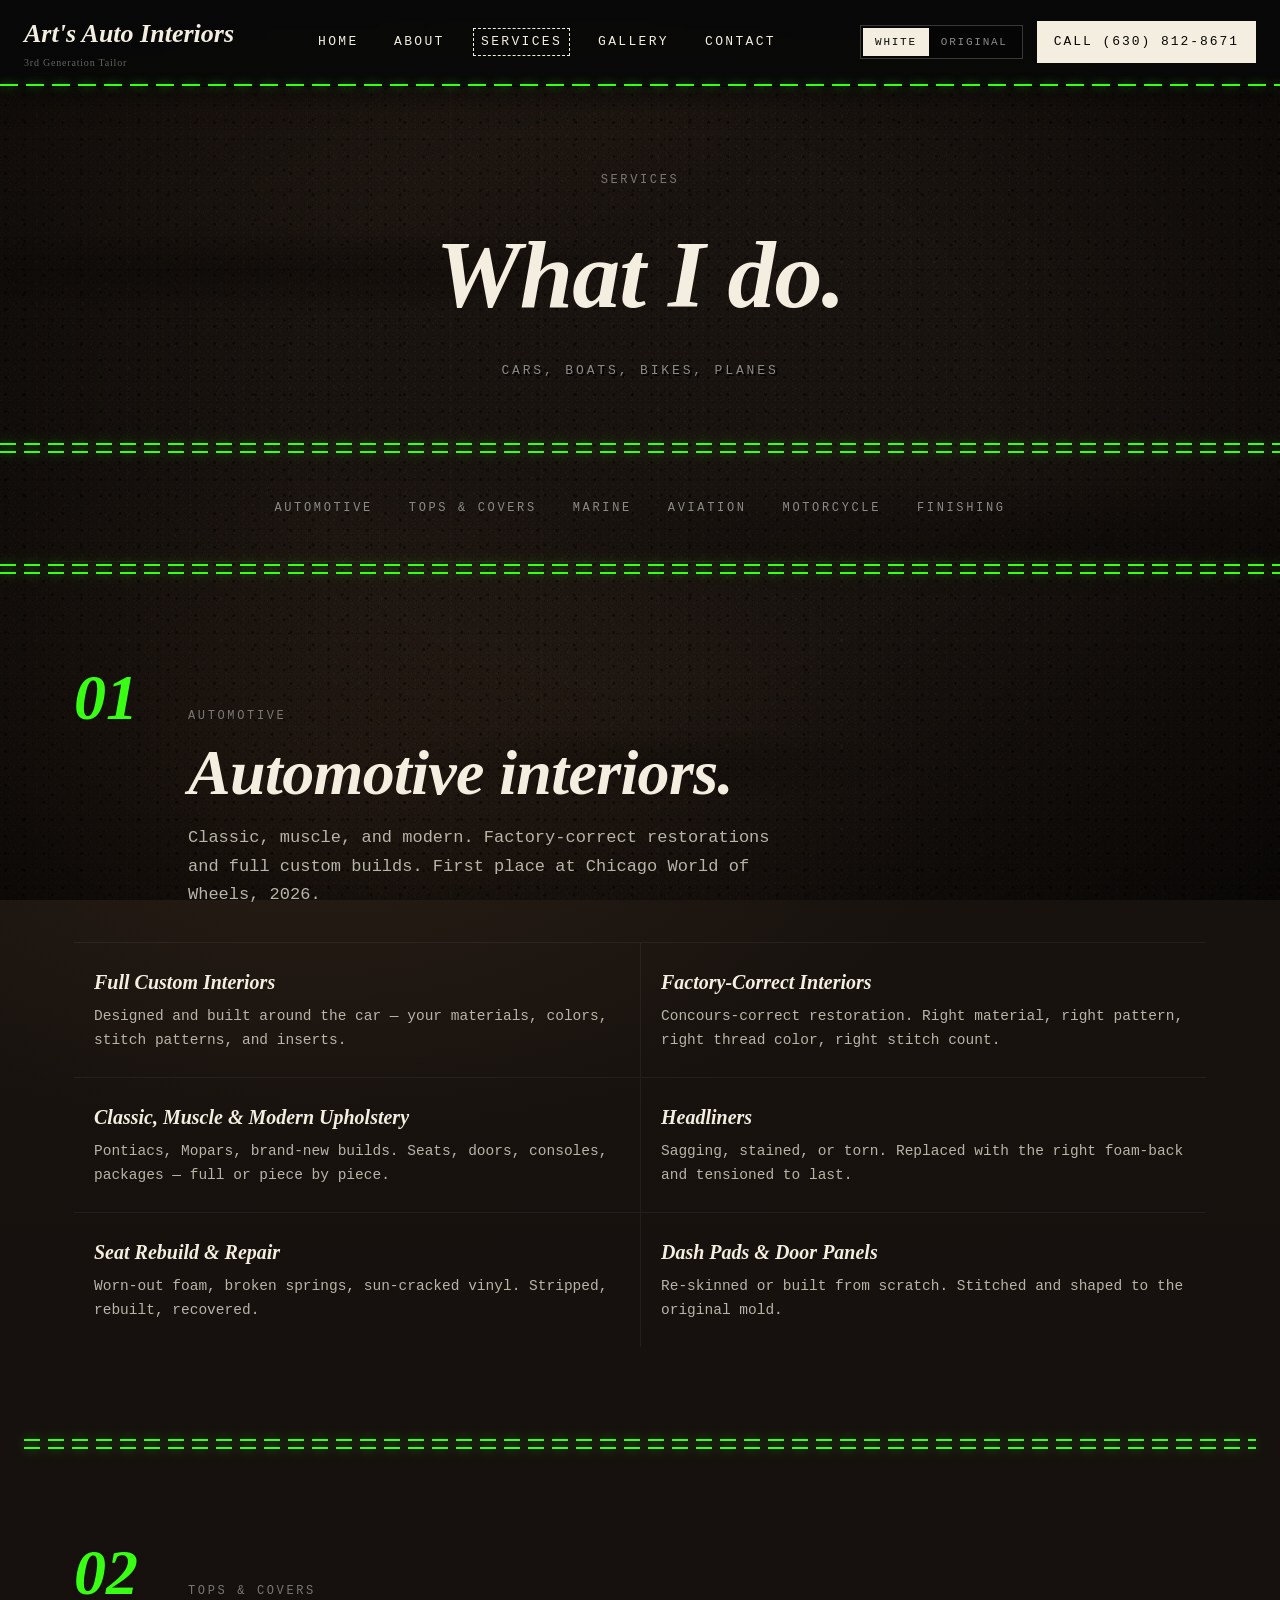
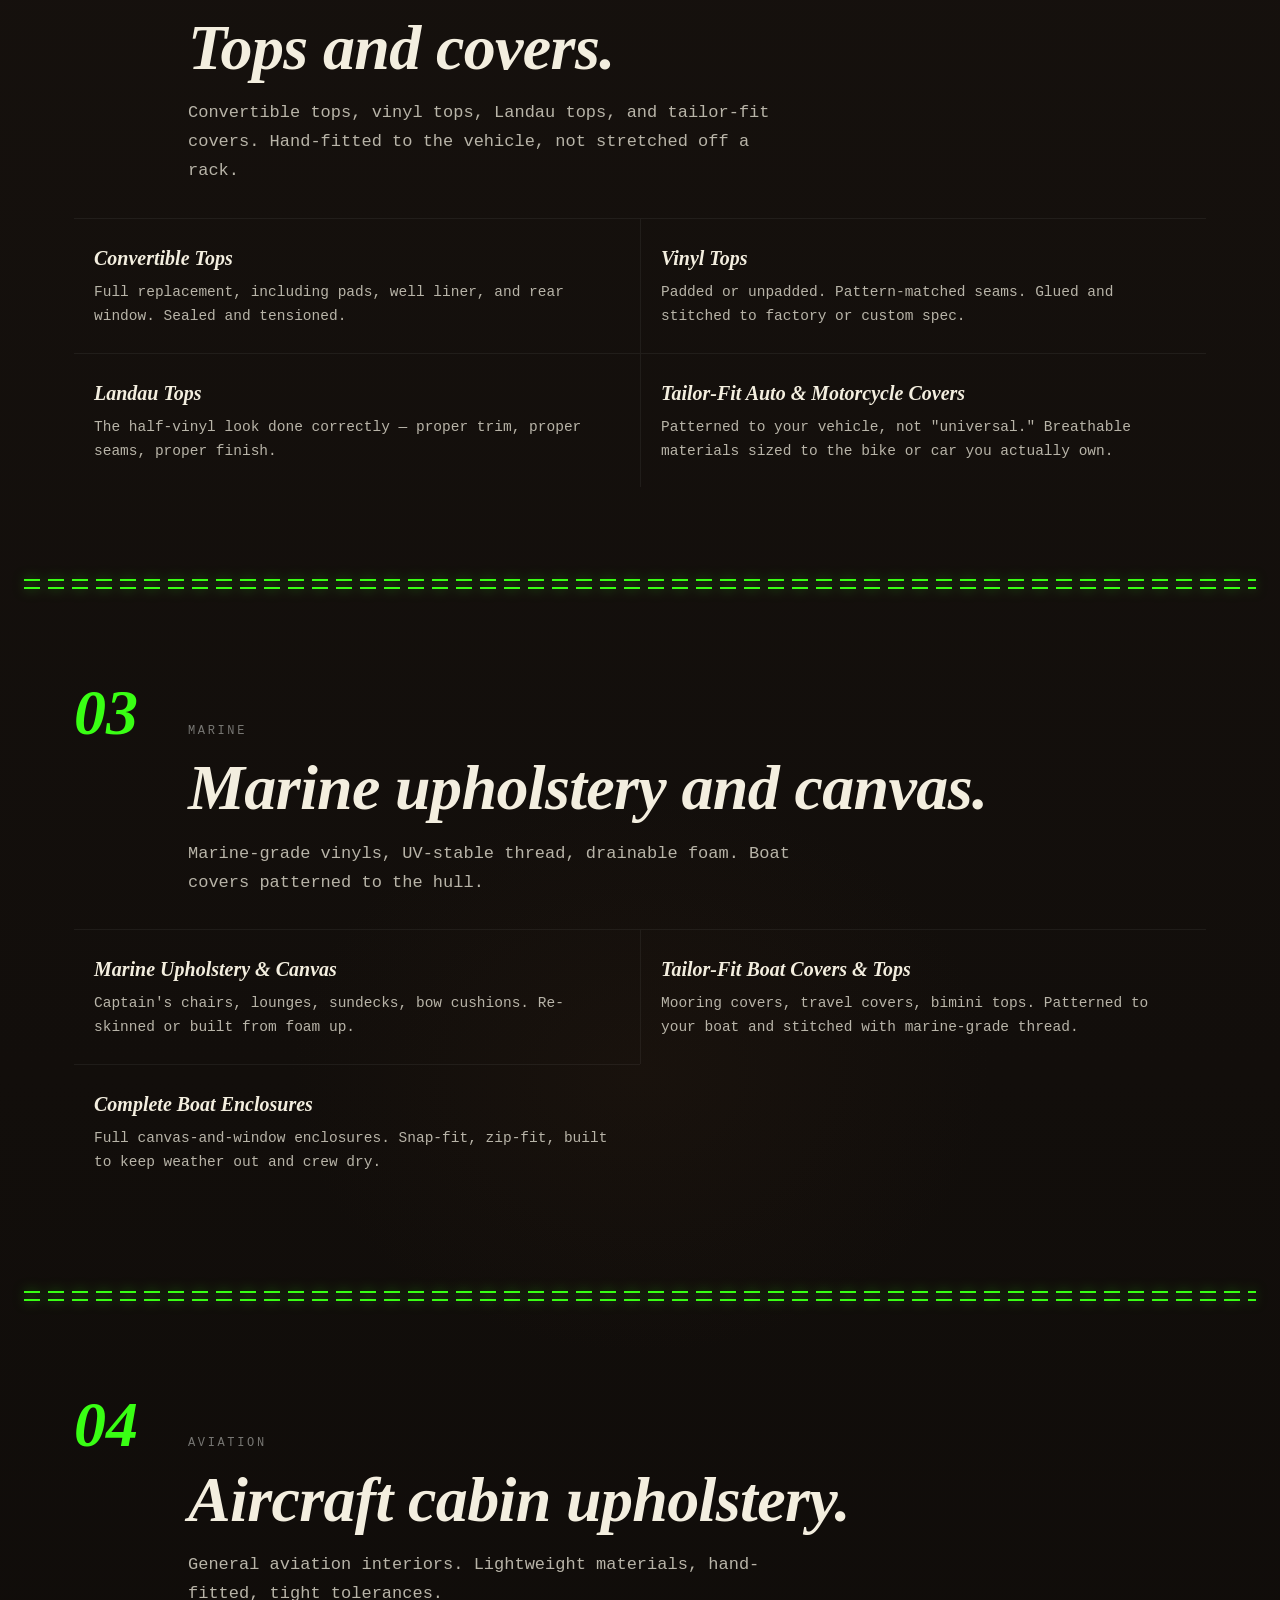
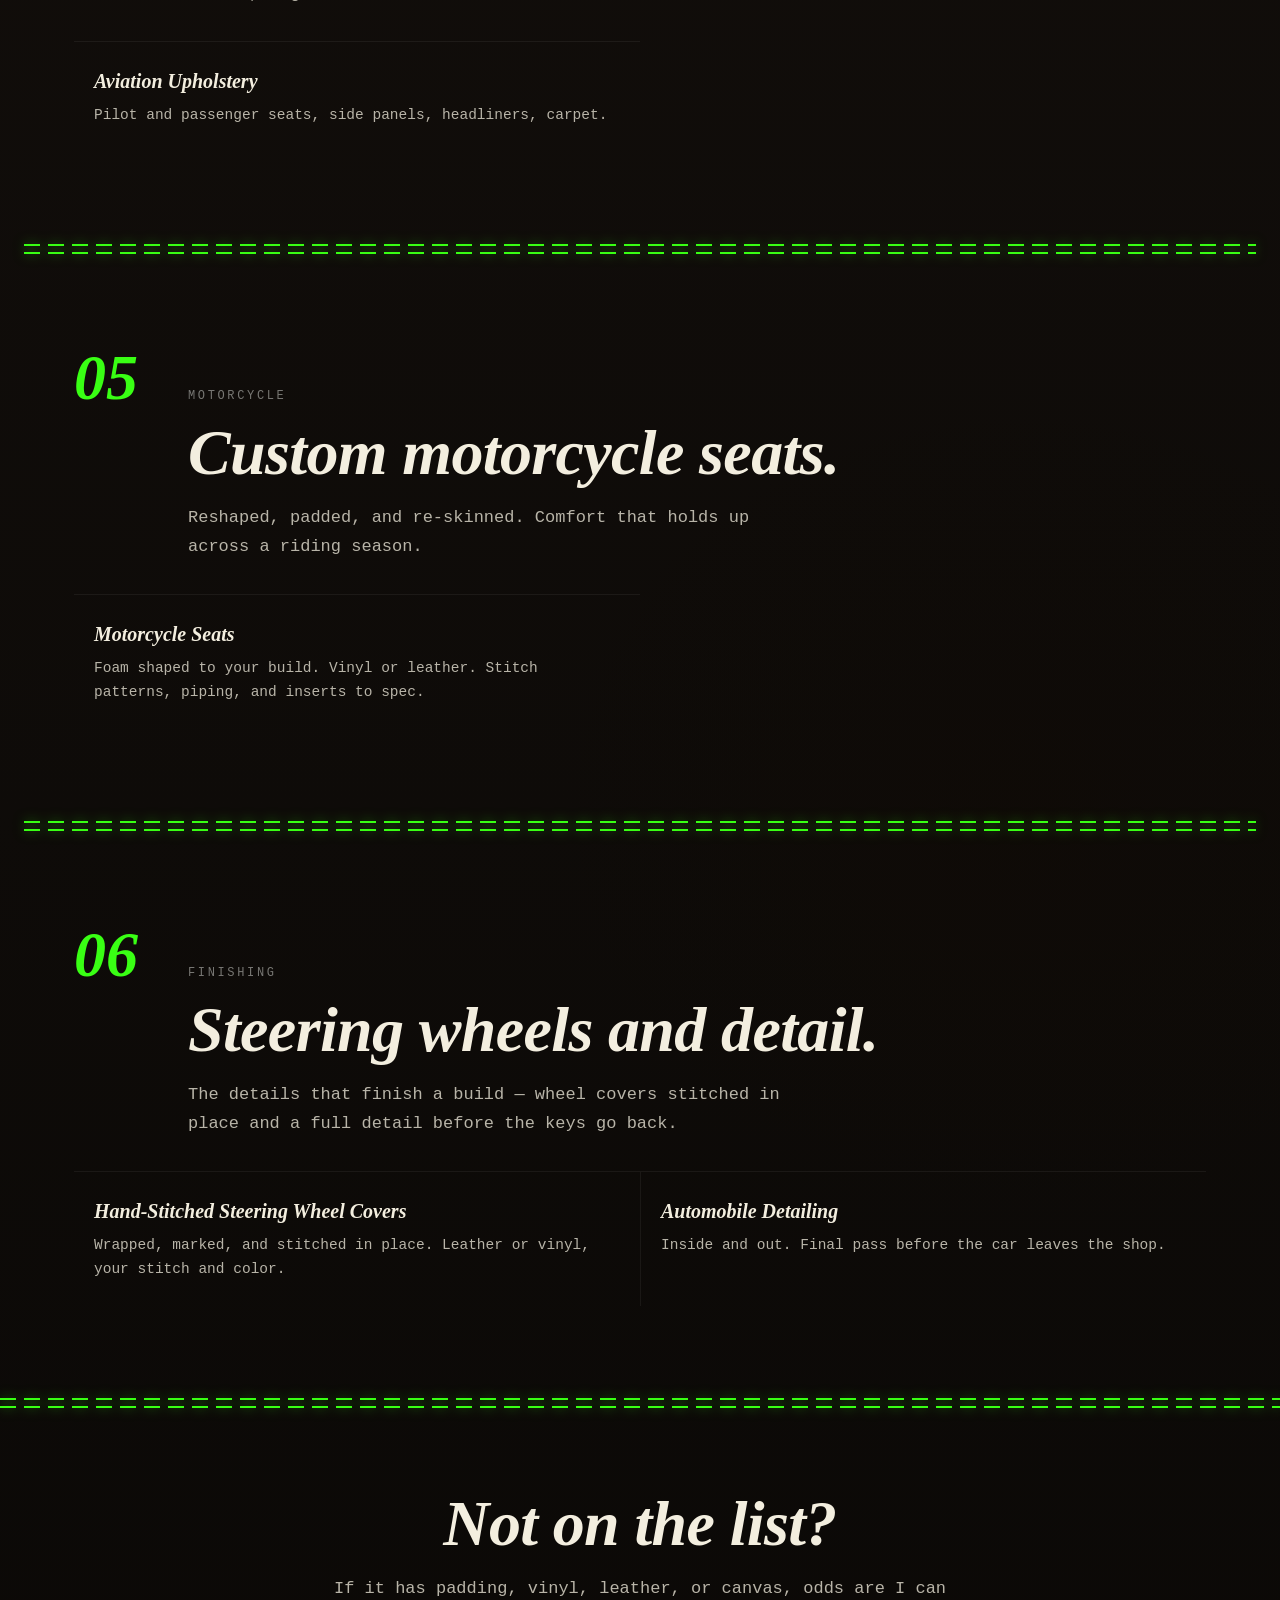
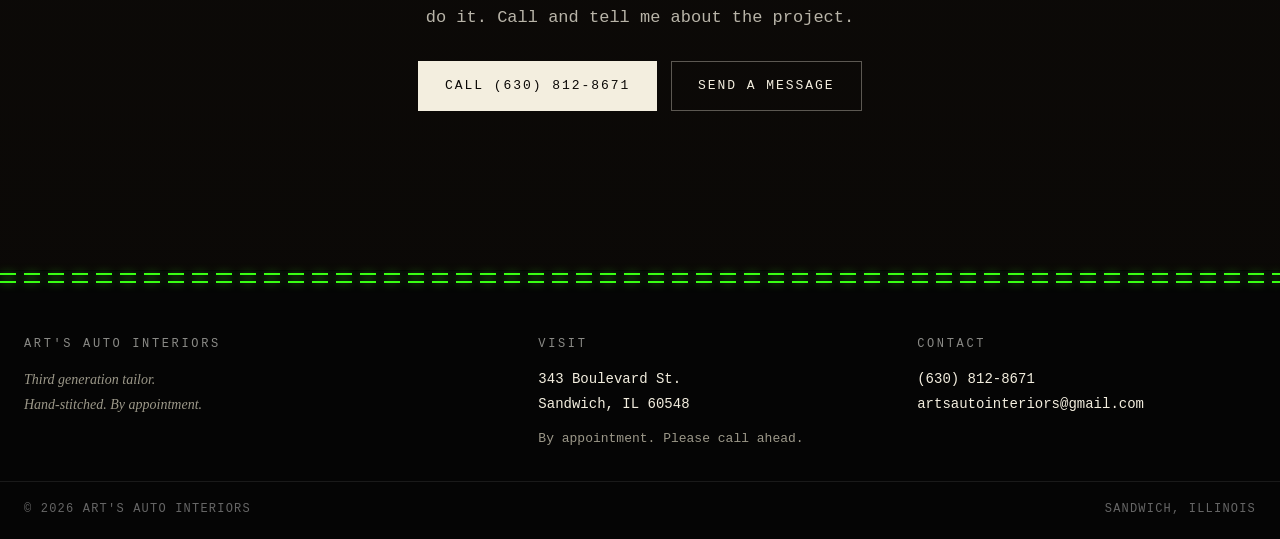
<file: services.html>
<!doctype html>
<html lang="en">
<head>
<meta charset="utf-8" />
<meta name="viewport" content="width=device-width, initial-scale=1" />
<title>Services — Art's Auto Interiors</title>
<meta name="description" content="Custom auto upholstery, convertible tops, marine canvas, motorcycle seats, and aviation interiors. Hand-stitched in Sandwich, Illinois." />
<link rel="stylesheet" href="styles.css?v=9" />
</head>
<body class="leather-bg" data-palette="restrained" data-page="services" data-screen-label="03 Services">

  <section class="page-header">
    <span class="eyebrow">Services</span>
    <h1>What I do.</h1>
    <span class="marker">Cars, boats, bikes, planes</span>
  </section>

  <div class="divider stitch-double"></div>

  <nav class="cat-nav">
    <a href="#automotive">Automotive</a>
    <a href="#tops">Tops &amp; Covers</a>
    <a href="#marine">Marine</a>
    <a href="#aviation">Aviation</a>
    <a href="#powersports">Motorcycle</a>
    <a href="#detail">Finishing</a>
  </nav>

  <div class="divider stitch-double"></div>

  <main>

    <section id="automotive" class="cat">
      <header class="cat-head">
        <span class="cat-num">01</span>
        <div>
          <span class="eyebrow">Automotive</span>
          <h2 class="section-title">Automotive interiors.</h2>
          <p class="lede">Classic, muscle, and modern. Factory-correct restorations and full custom builds. First place at Chicago World of Wheels, 2026.</p>
        </div>
      </header>
      <ul class="svc-list">
        <li><h4>Full Custom Interiors</h4><p>Designed and built around the car — your materials, colors, stitch patterns, and inserts.</p></li>
        <li><h4>Factory-Correct Interiors</h4><p>Concours-correct restoration. Right material, right pattern, right thread color, right stitch count.</p></li>
        <li><h4>Classic, Muscle &amp; Modern Upholstery</h4><p>Pontiacs, Mopars, brand-new builds. Seats, doors, consoles, packages — full or piece by piece.</p></li>
        <li><h4>Headliners</h4><p>Sagging, stained, or torn. Replaced with the right foam-back and tensioned to last.</p></li>
        <li><h4>Seat Rebuild &amp; Repair</h4><p>Worn-out foam, broken springs, sun-cracked vinyl. Stripped, rebuilt, recovered.</p></li>
        <li><h4>Dash Pads &amp; Door Panels</h4><p>Re-skinned or built from scratch. Stitched and shaped to the original mold.</p></li>
      </ul>
    </section>

    <div class="divider stitch-double" style="margin:60px 0;"></div>

    <section id="tops" class="cat">
      <header class="cat-head">
        <span class="cat-num">02</span>
        <div>
          <span class="eyebrow">Tops &amp; Covers</span>
          <h2 class="section-title">Tops and covers.</h2>
          <p class="lede">Convertible tops, vinyl tops, Landau tops, and tailor-fit covers. Hand-fitted to the vehicle, not stretched off a rack.</p>
        </div>
      </header>
      <ul class="svc-list">
        <li><h4>Convertible Tops</h4><p>Full replacement, including pads, well liner, and rear window. Sealed and tensioned.</p></li>
        <li><h4>Vinyl Tops</h4><p>Padded or unpadded. Pattern-matched seams. Glued and stitched to factory or custom spec.</p></li>
        <li><h4>Landau Tops</h4><p>The half-vinyl look done correctly — proper trim, proper seams, proper finish.</p></li>
        <li><h4>Tailor-Fit Auto &amp; Motorcycle Covers</h4><p>Patterned to your vehicle, not "universal." Breathable materials sized to the bike or car you actually own.</p></li>
      </ul>
    </section>

    <div class="divider stitch-double" style="margin:60px 0;"></div>

    <section id="marine" class="cat">
      <header class="cat-head">
        <span class="cat-num">03</span>
        <div>
          <span class="eyebrow">Marine</span>
          <h2 class="section-title">Marine upholstery and canvas.</h2>
          <p class="lede">Marine-grade vinyls, UV-stable thread, drainable foam. Boat covers patterned to the hull.</p>
        </div>
      </header>
      <ul class="svc-list">
        <li><h4>Marine Upholstery &amp; Canvas</h4><p>Captain's chairs, lounges, sundecks, bow cushions. Re-skinned or built from foam up.</p></li>
        <li><h4>Tailor-Fit Boat Covers &amp; Tops</h4><p>Mooring covers, travel covers, bimini tops. Patterned to your boat and stitched with marine-grade thread.</p></li>
        <li><h4>Complete Boat Enclosures</h4><p>Full canvas-and-window enclosures. Snap-fit, zip-fit, built to keep weather out and crew dry.</p></li>
      </ul>
    </section>

    <div class="divider stitch-double" style="margin:60px 0;"></div>

    <section id="aviation" class="cat">
      <header class="cat-head">
        <span class="cat-num">04</span>
        <div>
          <span class="eyebrow">Aviation</span>
          <h2 class="section-title">Aircraft cabin upholstery.</h2>
          <p class="lede">General aviation interiors. Lightweight materials, hand-fitted, tight tolerances.</p>
        </div>
      </header>
      <ul class="svc-list">
        <li><h4>Aviation Upholstery</h4><p>Pilot and passenger seats, side panels, headliners, carpet.</p></li>
      </ul>
    </section>

    <div class="divider stitch-double" style="margin:60px 0;"></div>

    <section id="powersports" class="cat">
      <header class="cat-head">
        <span class="cat-num">05</span>
        <div>
          <span class="eyebrow">Motorcycle</span>
          <h2 class="section-title">Custom motorcycle seats.</h2>
          <p class="lede">Reshaped, padded, and re-skinned. Comfort that holds up across a riding season.</p>
        </div>
      </header>
      <ul class="svc-list">
        <li><h4>Motorcycle Seats</h4><p>Foam shaped to your build. Vinyl or leather. Stitch patterns, piping, and inserts to spec.</p></li>
      </ul>
    </section>

    <div class="divider stitch-double" style="margin:60px 0;"></div>

    <section id="detail" class="cat">
      <header class="cat-head">
        <span class="cat-num">06</span>
        <div>
          <span class="eyebrow">Finishing</span>
          <h2 class="section-title">Steering wheels and detail.</h2>
          <p class="lede">The details that finish a build — wheel covers stitched in place and a full detail before the keys go back.</p>
        </div>
      </header>
      <ul class="svc-list">
        <li><h4>Hand-Stitched Steering Wheel Covers</h4><p>Wrapped, marked, and stitched in place. Leather or vinyl, your stitch and color.</p></li>
        <li><h4>Automobile Detailing</h4><p>Inside and out. Final pass before the car leaves the shop.</p></li>
      </ul>
    </section>
  </main>

  <div class="divider stitch-double"></div>

  <section class="cta-strip" style="max-width: 1024px;margin:0 auto;padding:80px 24px;text-align:center;">
    <h2 class="section-title">Not on the list?</h2>
    <p class="lede" style="margin:18px auto 28px;">If it has padding, vinyl, leather, or canvas, odds are I can do it. Call and tell me about the project.</p>
    <div style="display:flex;gap:14px;justify-content:center;flex-wrap:wrap;">
      <a class="btn btn-primary" href="tel:+16308128671">Call (630) 812-8671</a>
      <a class="btn" href="contact.html">Send a message</a>
    </div>
  </section>

  <script src="site.js?v=6"></script>

  <style>
    .cat-nav {
      max-width: 1180px;
      margin: 0 auto;
      padding: 30px 24px;
      display: flex;
      gap: 0;
      flex-wrap: wrap;
      justify-content: center;
      border-bottom: 1px solid rgba(255,255,255,0.05);
    }
    .cat-nav a {
      font-family: 'Special Elite', monospace;
      font-size: 12px;
      letter-spacing: 0.22em;
      text-transform: uppercase;
      color: var(--ash);
      text-decoration: none;
      padding: 14px 18px;
      transition: color 0.18s;
    }
    .cat-nav a:hover { color: var(--lime); }

    .cat {
      padding: 30px 0;
      scroll-margin-top: 100px;
      max-width: 1180px;
      margin: 0 auto;
    }
    .cat-head {
      display: grid;
      grid-template-columns: 90px 1fr;
      gap: 24px;
      align-items: baseline;
      margin-bottom: 32px;
      padding: 0 24px;
    }
    .cat-num {
      font-family: 'Playfair Display', serif;
      font-style: italic;
      font-weight: 900;
      font-size: 64px;
      line-height: 1;
      color: var(--lime);
    }
    @media (max-width: 720px) {
      .cat-head { grid-template-columns: 56px 1fr; gap: 14px; }
      .cat-num { font-size: 40px; }
    }

    .svc-list {
      list-style: none;
      display: grid;
      grid-template-columns: 1fr 1fr;
      gap: 0;
      padding: 0 24px;
    }
    .svc-list li {
      padding: 24px 20px;
      border-top: 1px solid rgba(255,255,255,0.06);
    }
    .svc-list li:nth-child(2n) { border-left: 1px solid rgba(255,255,255,0.06); }
    .svc-list h4 {
      font-family: 'Playfair Display', serif;
      font-style: italic;
      font-weight: 700;
      font-size: 20px;
      color: var(--bone);
      margin-bottom: 8px;
    }
    .svc-list p {
      font-family: 'Special Elite', monospace;
      color: #b8b4a8;
      font-size: 14.5px;
      line-height: 1.65;
    }
    @media (max-width: 720px) {
      .svc-list { grid-template-columns: 1fr; }
      .svc-list li:nth-child(2n) { border-left: 0; }
    }
  </style>

</body>
</html>
</file>
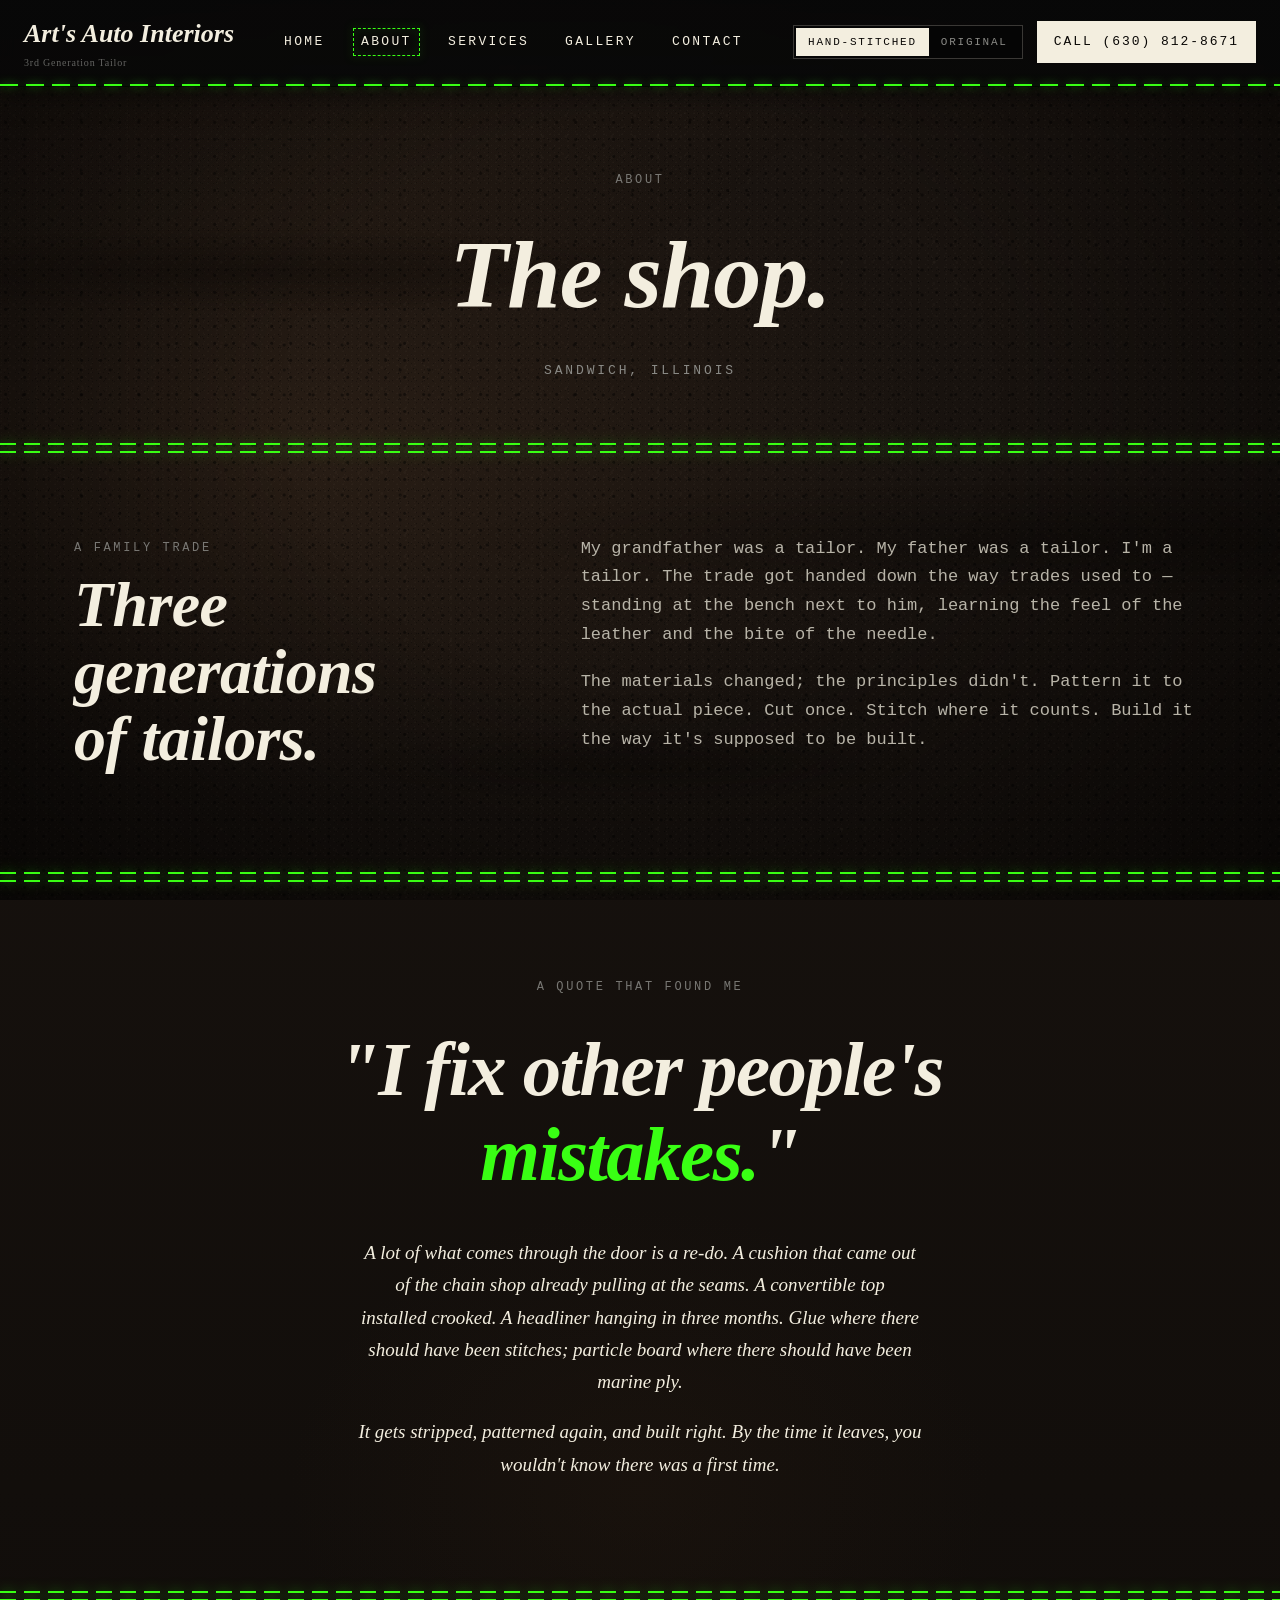
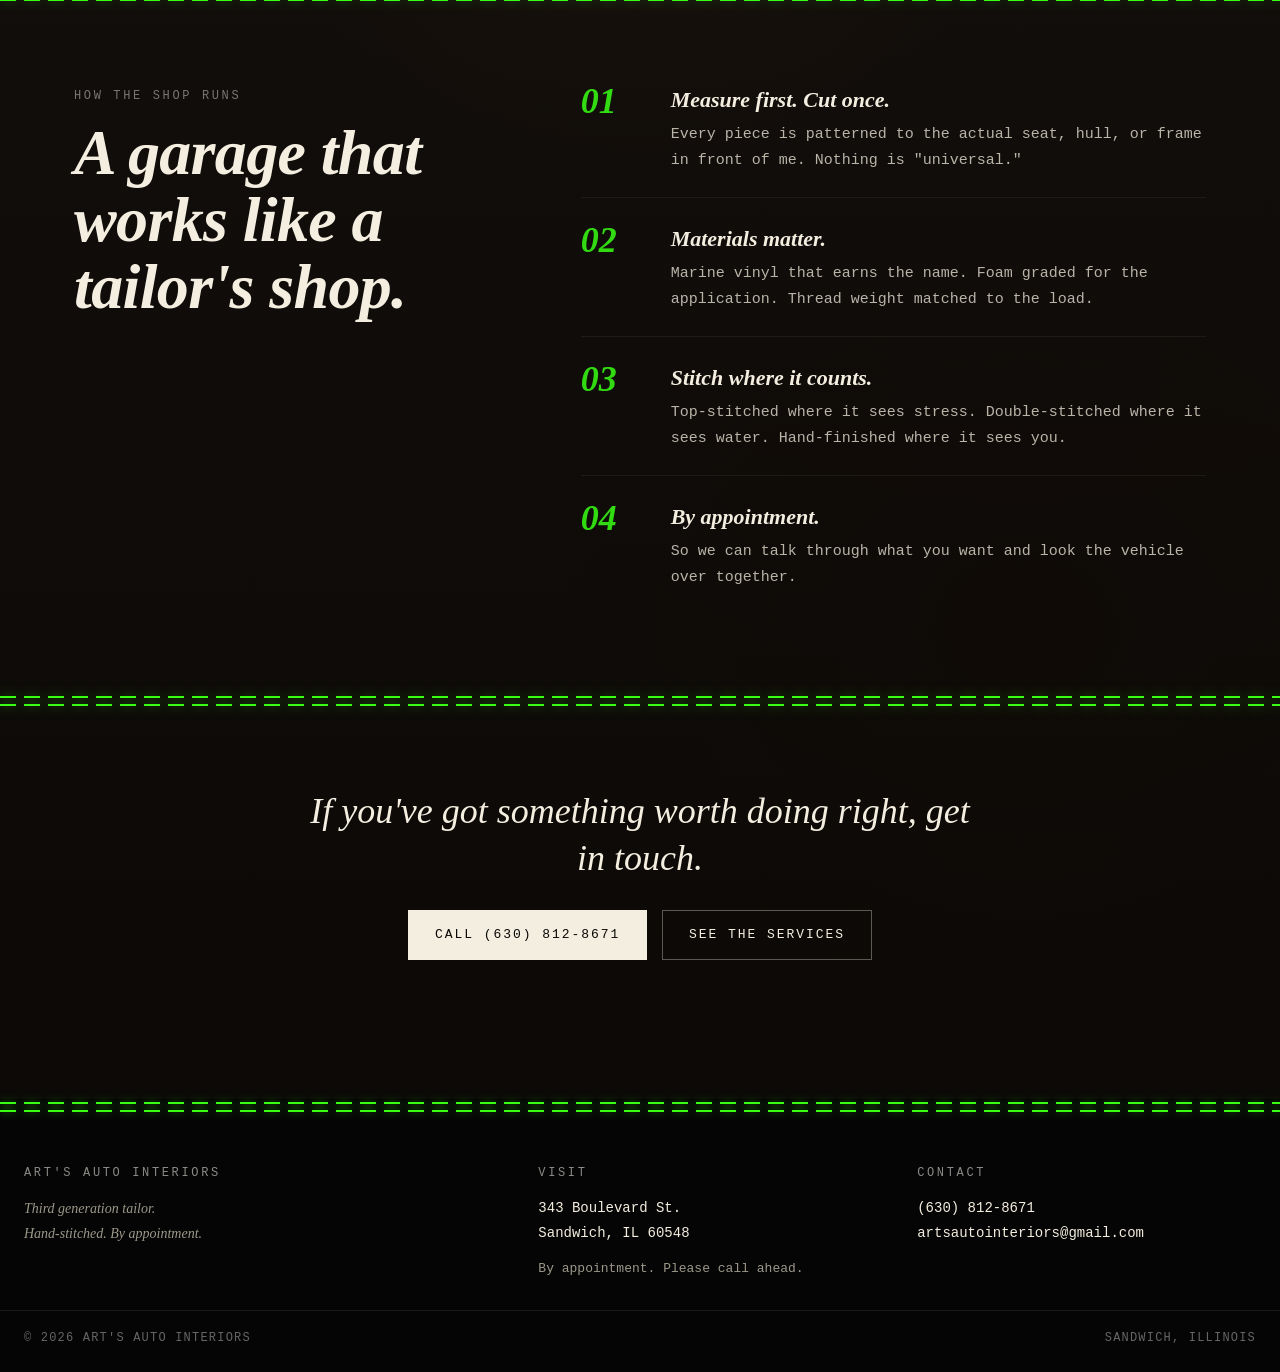
<file: art website/about.html>
<!doctype html>
<html lang="en">
<head>
<meta charset="utf-8" />
<meta name="viewport" content="width=device-width, initial-scale=1" />
<title>About — Art's Auto Interiors</title>
<meta name="description" content="Third generation tailor in Sandwich, Illinois. Hand-stitched custom interiors. By appointment only." />
<link rel="stylesheet" href="styles.css?v=8" />
</head>
<body class="leather-bg" data-palette="restrained" data-page="about" data-screen-label="02 About">

  <section class="page-header">
    <span class="eyebrow">About</span>
    <h1>The shop.</h1>
    <span class="marker">Sandwich, Illinois</span>
  </section>

  <div class="divider stitch-double"></div>

  <!-- Mission opener -->
  <section class="mission">
    <div class="mission-grid">
      <div>
        <span class="eyebrow">A family trade</span>
        <h2 class="section-title">Three generations<br/>of <em>tailors.</em></h2>
      </div>
      <div>
        <p class="lede">
          My grandfather was a tailor. My father was a tailor. I'm a tailor.
          The trade got handed down the way trades used to — standing at the bench
          next to him, learning the feel of the leather and the bite of the needle.
        </p>
        <p class="lede" style="margin-top:18px;">
          The materials changed; the principles didn't. Pattern it to the actual piece.
          Cut once. Stitch where it counts. Build it the way it's supposed to be built.
        </p>
      </div>
    </div>
  </section>

  <div class="divider stitch-double"></div>

  <!-- "I fix other people's mistakes" — quieter, intentional -->
  <section class="mistakes">
    <div class="mistakes-inner">
      <span class="eyebrow">A quote that found me</span>
      <p class="mistakes-headline">"I fix other people's <em>mistakes.</em>"</p>
      <p class="mistakes-body">
        A lot of what comes through the door is a re-do. A cushion that came
        out of the chain shop already pulling at the seams. A convertible top
        installed crooked. A headliner hanging in three months. Glue where
        there should have been stitches; particle board where there should
        have been marine ply.
      </p>
      <p class="mistakes-body">
        It gets stripped, patterned again, and built right. By the time it leaves,
        you wouldn't know there was a first time.
      </p>
    </div>
  </section>

  <div class="divider stitch-double"></div>

  <!-- Philosophy -->
  <section class="heritage">
    <div class="heritage-grid">
      <div>
        <span class="eyebrow">How the shop runs</span>
        <h2 class="section-title">A garage that<br/>works like a <em>tailor's shop.</em></h2>
      </div>
      <div class="heritage-list">
        <div class="heritage-item">
          <span class="num">01</span>
          <div>
            <h4>Measure first. Cut once.</h4>
            <p>Every piece is patterned to the actual seat, hull, or frame in front of me. Nothing is "universal."</p>
          </div>
        </div>
        <div class="heritage-item">
          <span class="num">02</span>
          <div>
            <h4>Materials matter.</h4>
            <p>Marine vinyl that earns the name. Foam graded for the application. Thread weight matched to the load.</p>
          </div>
        </div>
        <div class="heritage-item">
          <span class="num">03</span>
          <div>
            <h4>Stitch where it counts.</h4>
            <p>Top-stitched where it sees stress. Double-stitched where it sees water. Hand-finished where it sees you.</p>
          </div>
        </div>
        <div class="heritage-item">
          <span class="num">04</span>
          <div>
            <h4>By appointment.</h4>
            <p>So we can talk through what you want and look the vehicle over together.</p>
          </div>
        </div>
      </div>
    </div>
  </section>

  <div class="divider stitch-double"></div>

  <!-- Closing -->
  <section class="closing">
    <p class="closing-line">If you've got something worth doing right, get in touch.</p>
    <div style="display:flex;gap:14px;justify-content:center;flex-wrap:wrap;margin-top:28px;">
      <a class="btn btn-primary" href="tel:+16308128671">Call (630) 812-8671</a>
      <a class="btn" href="services.html">See the services</a>
    </div>
  </section>

  <script src="site.js?v=5"></script>

  <style>
    .mission { max-width: 1180px; margin: 0 auto; padding: 80px 24px; }
    .mission-grid {
      display: grid;
      grid-template-columns: 1fr 1.4fr;
      gap: 60px;
      align-items: start;
    }
    @media (max-width: 1024px) {
      .mission-grid { grid-template-columns: 1fr; gap: 28px; }
    }

    .mistakes {
      max-width: 1180px;
      margin: 0 auto;
      padding: 90px 24px;
    }
    .mistakes-inner {
      max-width: 760px;
      margin: 0 auto;
      text-align: center;
    }
    .mistakes-headline {
      font-family: 'Playfair Display', serif;
      font-style: italic;
      font-weight: 900;
      font-size: clamp(40px, 6vw, 80px);
      line-height: 1.1;
      color: var(--bone);
      letter-spacing: -0.02em;
      margin: 18px 0 40px;
    }
    .mistakes-headline em {
      color: var(--lime);
      font-style: italic;
    }
    .mistakes-body {
      font-family: 'Playfair Display', serif;
      font-style: italic;
      font-size: clamp(17px, 1.6vw, 19px);
      line-height: 1.7;
      color: var(--bone);
      max-width: 60ch;
      margin: 0 auto 18px;
      text-wrap: pretty;
    }

    .heritage { max-width: 1180px; margin: 0 auto; padding: 80px 24px; }
    .heritage-grid {
      display: grid;
      grid-template-columns: 1fr 1.4fr;
      gap: 60px;
      align-items: start;
    }
    .heritage-list {
      display: flex;
      flex-direction: column;
      gap: 0;
    }
    .heritage-item {
      display: grid;
      grid-template-columns: 70px 1fr;
      gap: 20px;
      padding: 24px 0;
      border-top: 1px solid rgba(255,255,255,0.06);
    }
    .heritage-item:first-child { border-top: 0; padding-top: 0; }
    .heritage-item .num {
      font-family: 'Playfair Display', serif;
      font-style: italic;
      font-weight: 900;
      font-size: 36px;
      line-height: 1;
      color: var(--lime);
      opacity: 0.85;
    }
    .heritage-item h4 {
      font-family: 'Playfair Display', serif;
      font-style: italic;
      font-weight: 700;
      font-size: 22px;
      color: var(--bone);
      margin-bottom: 6px;
    }
    .heritage-item p {
      font-family: 'Special Elite', monospace;
      color: #b8b4a8;
      font-size: 15px;
      line-height: 1.7;
    }
    @media (max-width: 1024px) {
      .heritage-grid { grid-template-columns: 1fr; gap: 30px; }
      .heritage-item { grid-template-columns: 50px 1fr; }
      .heritage-item .num { font-size: 28px; }
    }

    .closing {
      max-width: 760px;
      margin: 0 auto;
      padding: 80px 24px 60px;
      text-align: center;
    }
    .closing-line {
      font-family: 'Playfair Display', serif;
      font-style: italic;
      font-size: clamp(24px, 3.2vw, 36px);
      color: var(--bone);
      line-height: 1.3;
      text-wrap: pretty;
    }
  </style>

</body>
</html>
</file>
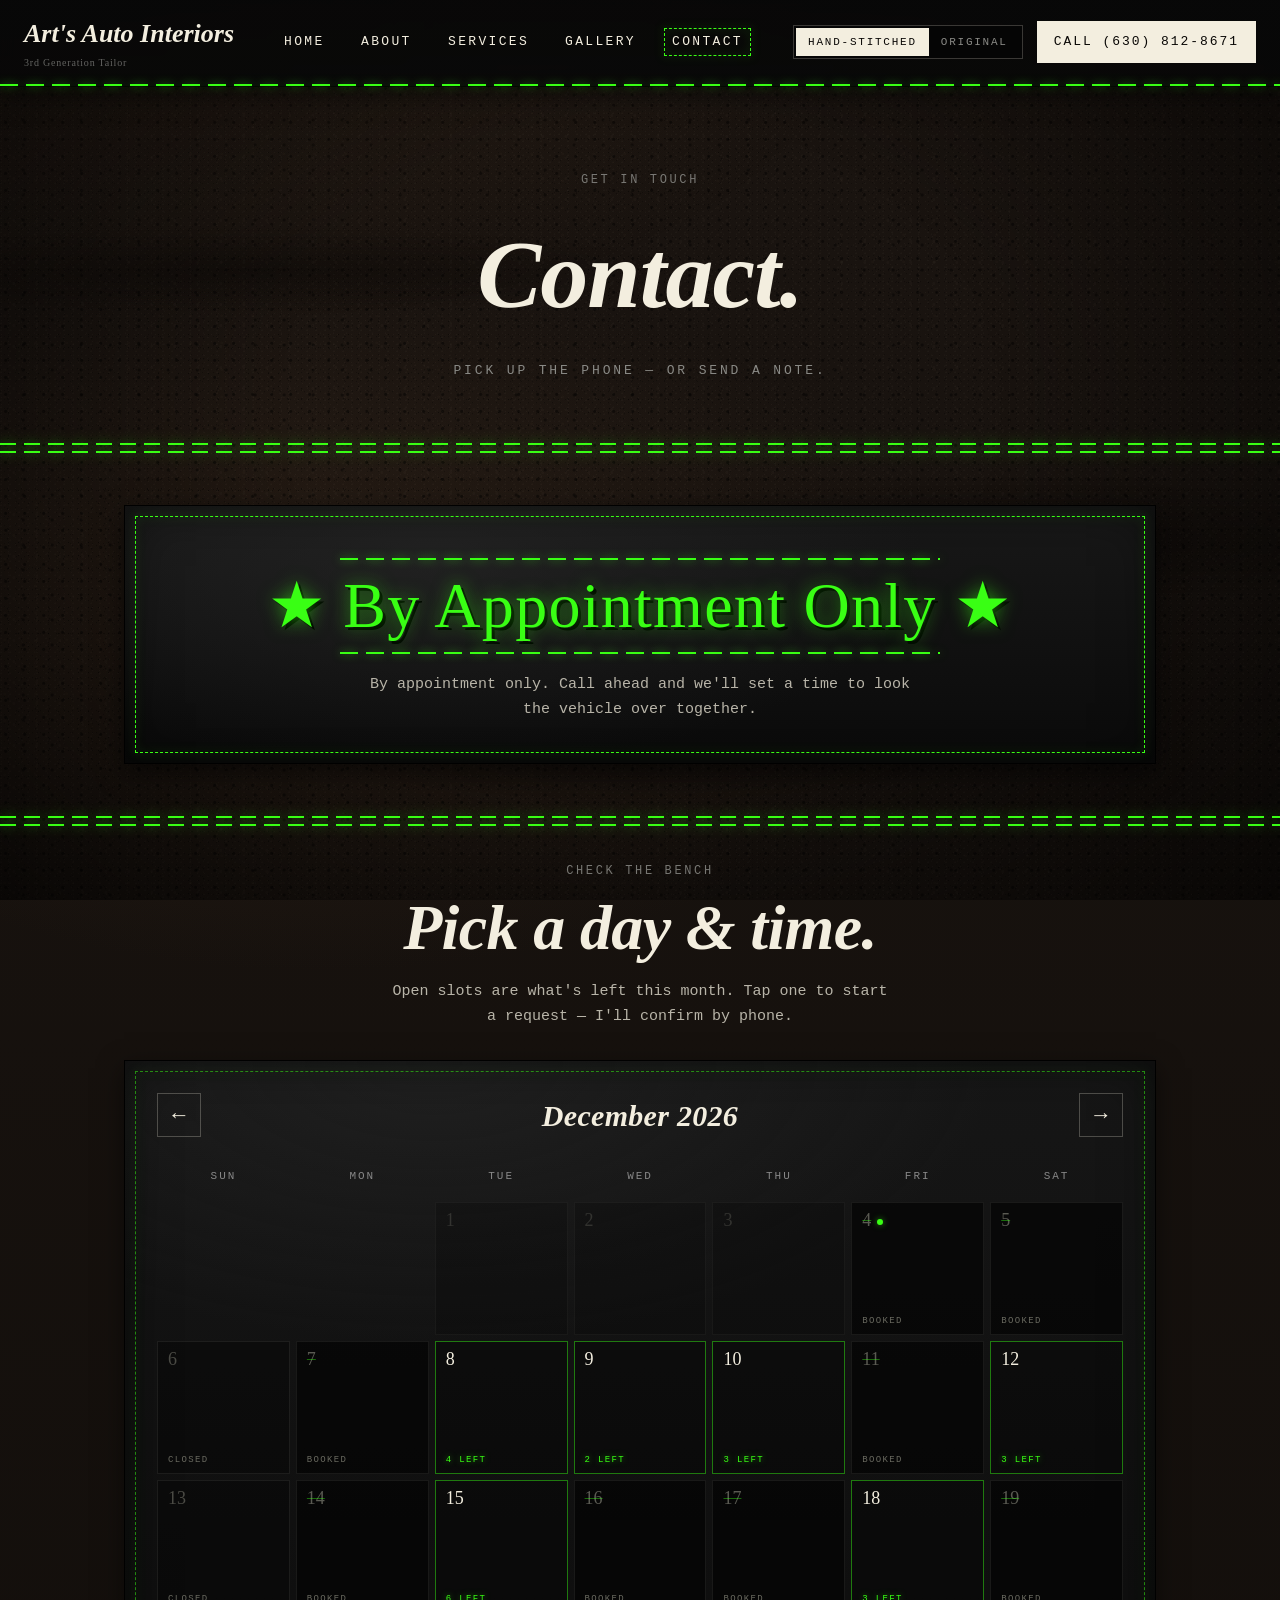
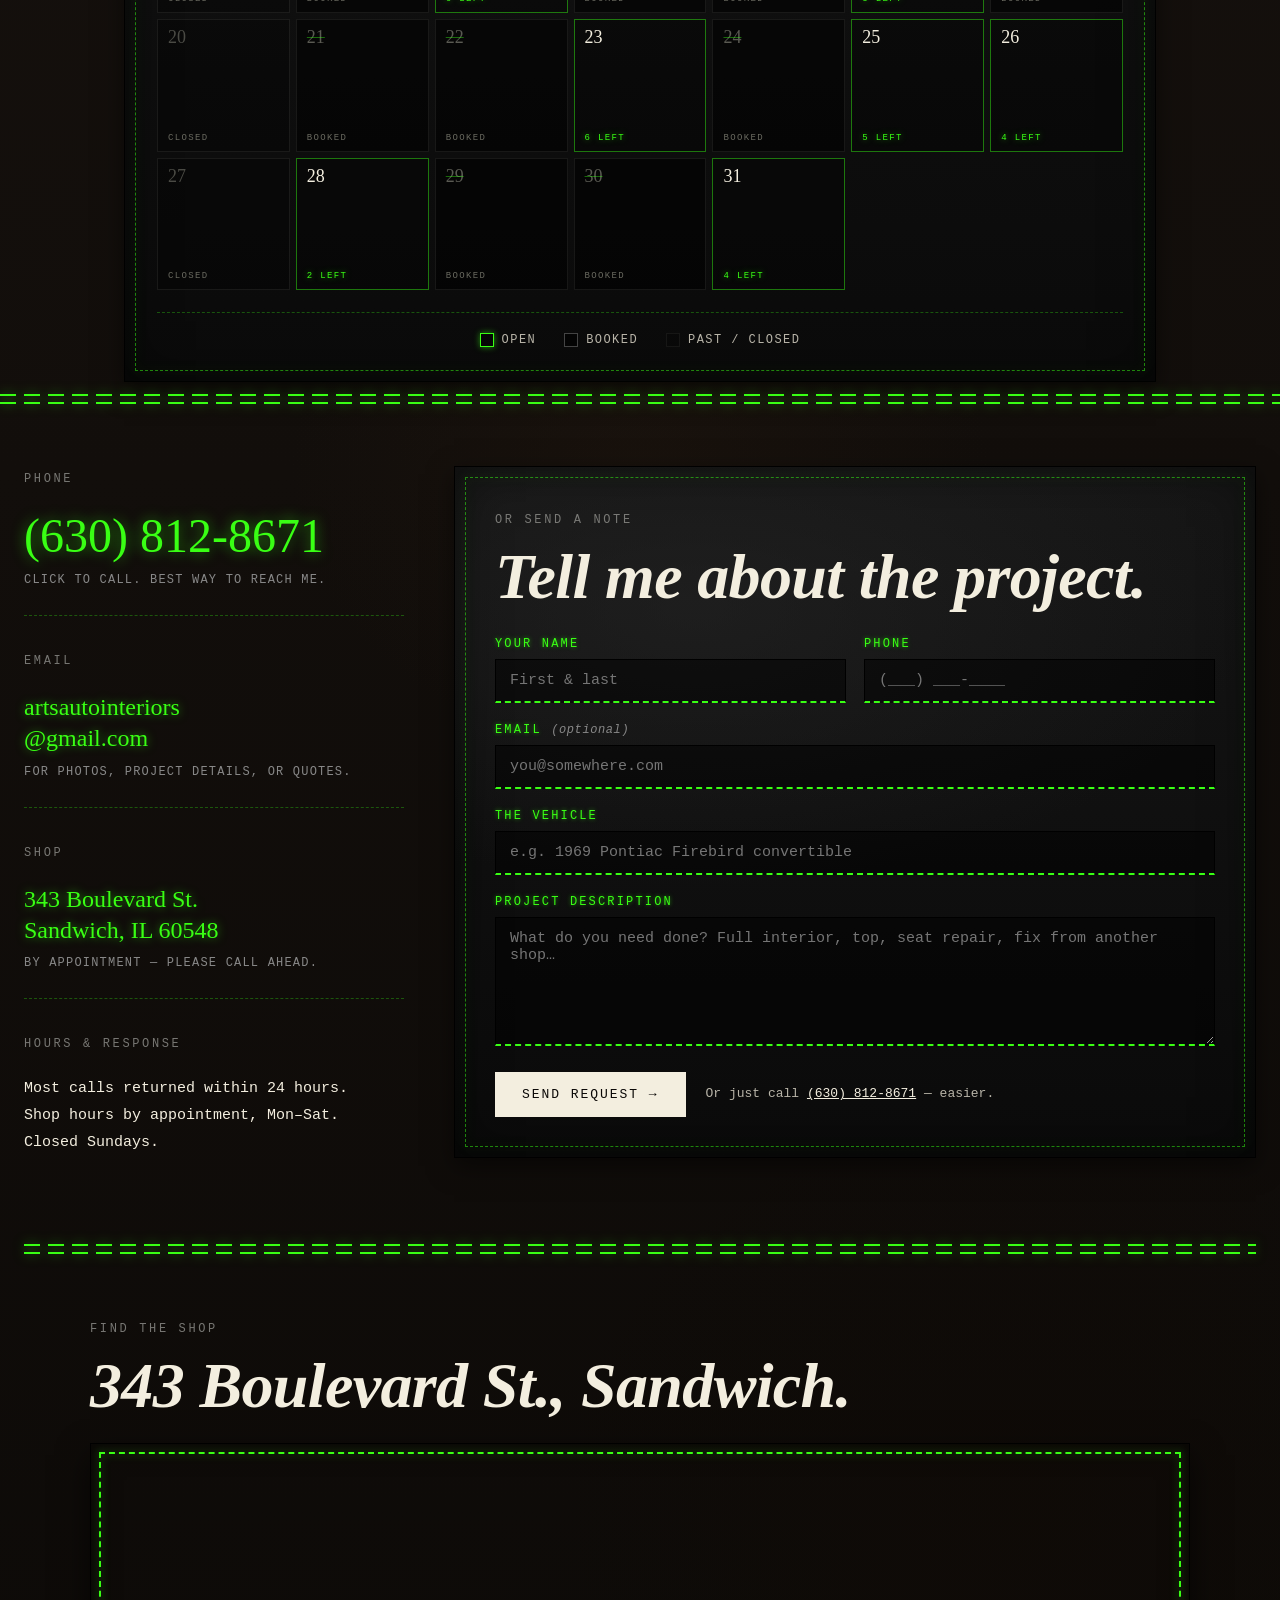
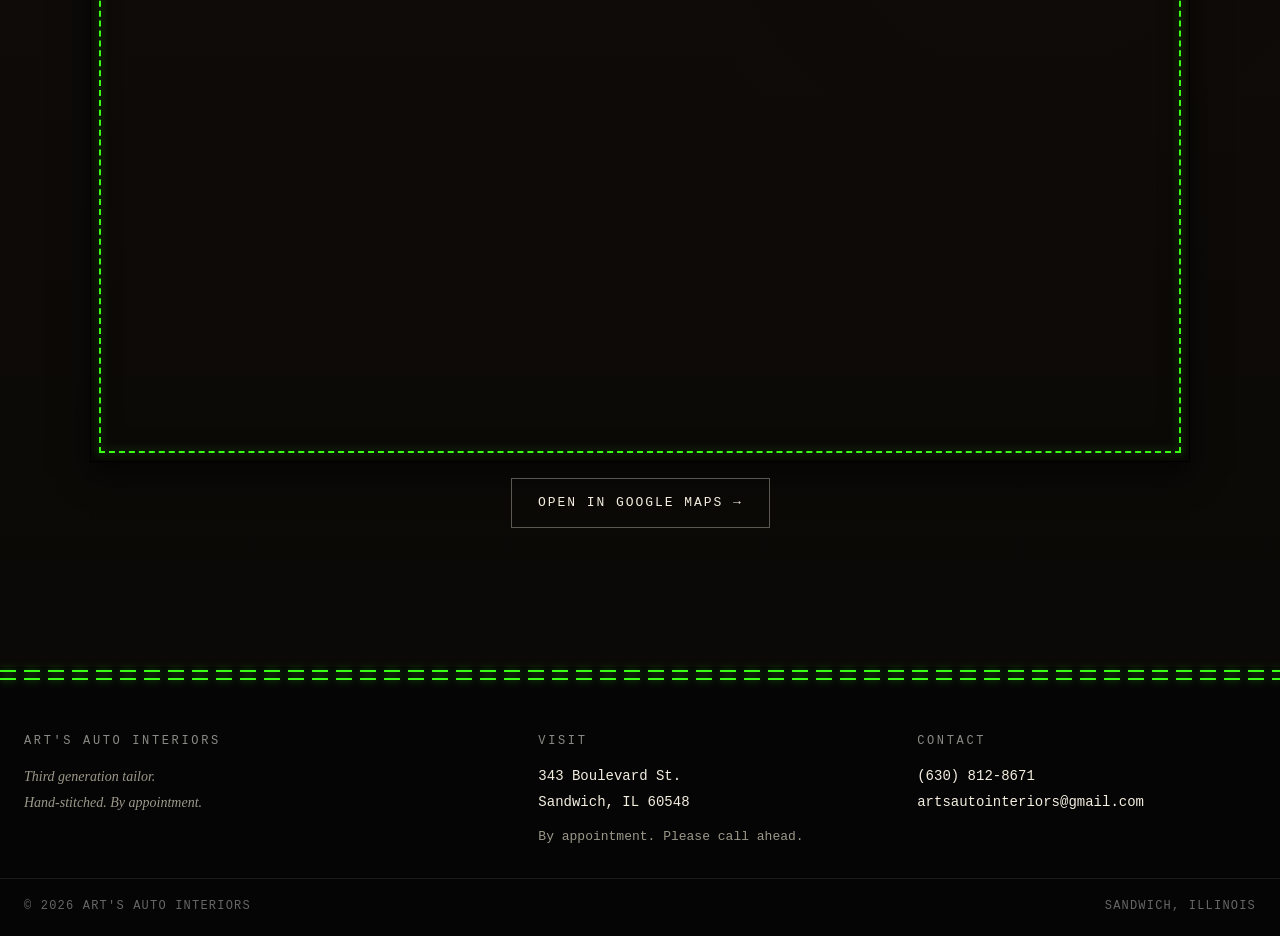
<file: art website/contact.html>
<!doctype html>
<html lang="en">
<head>
<meta charset="utf-8" />
<meta name="viewport" content="width=device-width, initial-scale=1" />
<title>Contact — Art's Auto Interiors</title>
<meta name="description" content="Contact Art's Auto Interiors. Call (630) 812-8671 or email artsautointeriors@gmail.com. 343 Boulevard St, Sandwich, IL — by appointment only." />
<link rel="stylesheet" href="styles.css?v=8" />
</head>
<body class="leather-bg" data-palette="restrained" data-page="contact" data-screen-label="05 Contact">

  <section class="page-header">
    <span class="eyebrow">Get in touch</span>
    <h1>Contact.</h1>
    <span class="marker">Pick up the phone — or send a note.</span>
  </section>

  <div class="divider stitch-double"></div>

  <!-- Big appointment notice -->
  <section class="appt-notice">
    <div class="appt-card">
      <div class="appt-stitch"></div>
      <p class="appt-headline">★ By Appointment Only ★</p>
      <div class="appt-stitch"></div>
      <p class="appt-sub">
        By appointment only. Call ahead and we'll set a time to look the vehicle over together.
      </p>
    </div>
  </section>

  <div class="divider stitch-double"></div>

  <!-- Booking calendar -->
  <section class="cal-section">
    <header class="cal-head">
      <span class="eyebrow">Check the bench</span>
      <h2 class="section-title">Pick a <em>day &amp; time.</em></h2>
      <p class="cal-lede">Open slots are what's left this month. Tap one to start a request — I'll confirm by phone.</p>
    </header>

    <div class="cal-wrap">
      <div class="cal-toolbar">
        <button type="button" class="cal-nav" id="calPrev" aria-label="Previous month">←</button>
        <div class="cal-title" id="calTitle">—</div>
        <button type="button" class="cal-nav" id="calNext" aria-label="Next month">→</button>
      </div>

      <div class="cal-grid" id="calGrid" role="grid" aria-label="Available appointment days"></div>

      <div class="cal-legend">
        <span class="lg"><i class="sw open"></i> Open</span>
        <span class="lg"><i class="sw taken"></i> Booked</span>
        <span class="lg"><i class="sw past"></i> Past / closed</span>
      </div>

      <div class="cal-slots" id="calSlots" hidden>
        <div class="slots-head">
          <span class="eyebrow">Times for</span>
          <h3 id="slotsDay">—</h3>
        </div>
        <div class="slots-grid" id="slotsGrid"></div>
        <p class="slots-note">All appointments are roughly 45–60 min for a look-over. We'll set a real start date after.</p>
      </div>
    </div>
  </section>

  <div class="divider stitch-double"></div>

  <main>
    <div class="contact-grid">

      <!-- Left: contact details -->
      <aside class="contact-info">
        <div class="info-block">
          <span class="eyebrow">Phone</span>
          <a href="tel:+16308128671" class="info-big">(630) 812-8671</a>
          <p class="info-sub">Click to call. Best way to reach me.</p>
        </div>

        <div class="info-block">
          <span class="eyebrow">Email</span>
          <a href="mailto:artsautointeriors@gmail.com" class="info-med">artsautointeriors<br/>@gmail.com</a>
          <p class="info-sub">For photos, project details, or quotes.</p>
        </div>

        <div class="info-block">
          <span class="eyebrow">Shop</span>
          <a href="https://maps.google.com/?q=343+Boulevard+St+Sandwich+IL+60548" target="_blank" rel="noopener" class="info-med">
            343 Boulevard St.<br/>Sandwich, IL 60548
          </a>
          <p class="info-sub">By appointment — please call ahead.</p>
        </div>

        <div class="info-block">
          <span class="eyebrow">Hours &amp; Response</span>
          <p class="info-text">
            Most calls returned within 24 hours.<br/>
            Shop hours by appointment, Mon–Sat.<br/>
            Closed Sundays.
          </p>
        </div>
      </aside>

      <!-- Right: form -->
      <section class="contact-form-wrap">
        <header style="margin-bottom:24px;">
          <span class="eyebrow">Or send a note</span>
          <h2 class="section-title">Tell me about the <em>project.</em></h2>
        </header>

        <form class="contact-form" id="contactForm" action="mailto:artsautointeriors@gmail.com" method="post" enctype="text/plain">
          <div class="row">
            <label>
              <span>Your name</span>
              <input type="text" name="name" required placeholder="First &amp; last" />
            </label>
            <label>
              <span>Phone</span>
              <input type="tel" name="phone" required placeholder="(___) ___-____" />
            </label>
          </div>
          <label>
            <span>Email <em>(optional)</em></span>
            <input type="email" name="email" placeholder="you@somewhere.com" />
          </label>
          <label>
            <span>The vehicle</span>
            <input type="text" name="vehicle" required placeholder="e.g. 1969 Pontiac Firebird convertible" />
          </label>
          <label>
            <span>Project description</span>
            <textarea name="project" rows="6" required placeholder="What do you need done? Full interior, top, seat repair, fix from another shop…"></textarea>
          </label>
          <div class="form-foot">
            <button type="submit" class="btn btn-primary">Send Request →</button>
            <p class="form-note">Or just call <a href="tel:+16308128671">(630) 812-8671</a> — easier.</p>
          </div>
        </form>
      </section>
    </div>

    <div class="divider stitch-double" style="margin:60px 0;"></div>

    <!-- Map -->
    <section class="map-section">
      <header style="margin-bottom:24px;">
        <span class="eyebrow">Find the shop</span>
        <h2 class="section-title">343 Boulevard St., <em>Sandwich.</em></h2>
      </header>
      <div class="map-frame">
        <iframe
          title="Map to Art's Auto Interiors"
          src="https://www.google.com/maps?q=343+Boulevard+St+Sandwich+IL+60548&output=embed"
          loading="lazy"
          referrerpolicy="no-referrer-when-downgrade"
          allowfullscreen></iframe>
      </div>
      <p style="margin-top:16px;text-align:center;">
        <a href="https://maps.google.com/?q=343+Boulevard+St+Sandwich+IL+60548" target="_blank" rel="noopener" class="btn">Open in Google Maps →</a>
      </p>
    </section>

  </main>

  <script src="site.js?v=5"></script>
  <script>
    /* ---------- Booking calendar ---------- */
    (function(){
      const grid = document.getElementById('calGrid');
      const titleEl = document.getElementById('calTitle');
      const slotsWrap = document.getElementById('calSlots');
      const slotsGrid = document.getElementById('slotsGrid');
      const slotsDay = document.getElementById('slotsDay');

      const today = new Date(); today.setHours(0,0,0,0);
      let view = new Date(today.getFullYear(), today.getMonth(), 1);
      let selectedKey = null;

      const MONTHS = ['January','February','March','April','May','June','July','August','September','October','November','December'];
      const DOW = ['Sun','Mon','Tue','Wed','Thu','Fri','Sat'];

      // Deterministic pseudo-random per date so the "fake busy" pattern is stable.
      function hash(s){ let h=2166136261; for (let i=0;i<s.length;i++){ h^=s.charCodeAt(i); h=Math.imul(h,16777619); } return (h>>>0); }
      function key(d){ return d.toISOString().slice(0,10); }

      // Status of a given date.
      // - past: before today
      // - closed: Sundays
      // - taken: pseudo-random ~55% of weekdays + a few sprinkled Saturdays (looks busy)
      // - open: otherwise
      function statusFor(d){
        const dd = new Date(d); dd.setHours(0,0,0,0);
        if (dd < today) return 'past';
        const dow = dd.getDay(); // 0=Sun
        if (dow === 0) return 'closed';
        const h = hash(key(dd));
        // Bias: Mon-Fri ~55% taken; Sat ~35% taken
        const threshold = dow === 6 ? 0.35 : 0.55;
        const r = (h % 1000) / 1000;
        // Force the next 2 business days to be taken so it always looks busy near "now"
        const diff = Math.round((dd - today) / 86400000);
        if (diff >= 0 && diff <= 2 && dow !== 0) return 'taken';
        return r < threshold ? 'taken' : 'open';
      }

      // Time slots per day. Saturdays have a shorter day. Some slots are taken pseudo-randomly.
      function slotsFor(d){
        const dow = d.getDay();
        const base = dow === 6
          ? ['9:00 AM','10:30 AM','12:00 PM','1:30 PM','3:00 PM']
          : ['8:00 AM','9:30 AM','11:00 AM','12:30 PM','2:00 PM','3:30 PM','5:00 PM'];
        const k = key(d);
        return base.map((t,i) => {
          const h = hash(k + ':' + i);
          // ~40% of slots taken on open days; bump near-term days to ~60%
          const diff = Math.round((d - today) / 86400000);
          const threshold = (diff >= 0 && diff <= 7) ? 60 : 40;
          const taken = (h % 100) < threshold;
          return { time: t, taken };
        });
      }
      function openCount(d){
        return slotsFor(d).filter(s => !s.taken).length;
      }

      function render(){
        titleEl.textContent = MONTHS[view.getMonth()] + ' ' + view.getFullYear();
        grid.innerHTML = '';
        DOW.forEach(d => {
          const el = document.createElement('div');
          el.className = 'cal-dow';
          el.textContent = d;
          grid.appendChild(el);
        });
        const first = new Date(view.getFullYear(), view.getMonth(), 1);
        const startPad = first.getDay();
        const daysInMonth = new Date(view.getFullYear(), view.getMonth()+1, 0).getDate();
        for (let i=0;i<startPad;i++){
          const e = document.createElement('div');
          e.className = 'cal-day empty';
          grid.appendChild(e);
        }
        for (let day=1; day<=daysInMonth; day++){
          const d = new Date(view.getFullYear(), view.getMonth(), day);
          let status = statusFor(d);
          // If it's nominally "open" but every slot is taken, flip to taken.
          if (status === 'open' && openCount(d) === 0) status = 'taken';
          const k = key(d);
          const isToday = d.getTime() === today.getTime();
          const btn = document.createElement('button');
          btn.type = 'button';
          btn.className = 'cal-day ' + status + (isToday ? ' today' : '') + (selectedKey === k ? ' selected' : '');
          btn.dataset.key = k;
          let tag = '';
          if (status === 'open') {
            const n = openCount(d);
            tag = n + ' left';
          } else if (status === 'taken') tag = 'Booked';
          else if (status === 'closed') tag = 'Closed';
          btn.innerHTML = '<span class="num">'+day+'</span>' + (tag ? '<span class="tag">'+tag+'</span>' : '');
          if (status === 'open') {
            btn.addEventListener('click', () => selectDay(d));
          } else {
            btn.disabled = true;
          }
          grid.appendChild(btn);
        }
      }

      function selectDay(d){
        selectedKey = key(d);
        // re-render to update .selected highlight
        render();
        // Render slots
        const opts = { weekday:'long', month:'long', day:'numeric' };
        slotsDay.textContent = d.toLocaleDateString(undefined, opts);
        slotsGrid.innerHTML = '';
        slotsFor(d).forEach(s => {
          const b = document.createElement('button');
          b.type = 'button';
          b.className = 'slot' + (s.taken ? ' taken' : '');
          b.textContent = s.time;
          if (!s.taken) {
            b.addEventListener('click', () => pickSlot(b, d, s.time));
          } else {
            b.disabled = true;
          }
          slotsGrid.appendChild(b);
        });
        slotsWrap.hidden = false;
      }

      function pickSlot(btn, d, time){
        slotsGrid.querySelectorAll('.slot.selected').forEach(el => el.classList.remove('selected'));
        btn.classList.add('selected');
        // Pre-fill the contact form's project field with the chosen slot
        const form = document.getElementById('contactForm');
        if (form){
          const pr = form.querySelector('textarea[name="project"]');
          const opts = { weekday:'long', month:'long', day:'numeric' };
          const stamp = '[Requested appointment: ' + d.toLocaleDateString(undefined, opts) + ' at ' + time + ']\n\n';
          if (pr && !pr.value.startsWith('[Requested appointment:')) {
            pr.value = stamp + (pr.value || '');
          } else if (pr) {
            pr.value = pr.value.replace(/^\[Requested appointment:[^\]]*\]\n\n/, stamp);
          }
          // Smooth scroll to form
          const y = form.getBoundingClientRect().top + window.scrollY - 20;
          window.scrollTo({ top: y, behavior: 'smooth' });
        }
      }

      document.getElementById('calPrev').addEventListener('click', () => {
        const prev = new Date(view.getFullYear(), view.getMonth()-1, 1);
        // Don't allow paging into fully-past months
        const lastOfPrev = new Date(view.getFullYear(), view.getMonth(), 0);
        if (lastOfPrev < today) return;
        view = prev; render();
      });
      document.getElementById('calNext').addEventListener('click', () => {
        view = new Date(view.getFullYear(), view.getMonth()+1, 1);
        render();
      });

      render();
    })();
  </script>
  <script>
    // Friendly form: show a confirmation overlay instead of just letting mailto fire
    const form = document.getElementById('contactForm');
    form.addEventListener('submit', (e) => {
      // mailto: is fine but unreliable; show confirmation either way
      setTimeout(() => {
        const note = document.createElement('div');
        note.className = 'form-success';
        note.innerHTML = '<p class="marker" style="font-size:28px;">Sent! ✓</p><p style="font-family:\'Special Elite\',monospace;color:#c8c4b8;margin-top:8px;">If your email client didn\'t open, just call (630) 812-8671.</p>';
        form.parentNode.replaceChild(note, form);
      }, 200);
    });
  </script>

  <style>
    .appt-notice {
      max-width: 1080px;
      margin: 0 auto;
      padding: 50px 24px;
    }
    .appt-card {
      background:
        radial-gradient(ellipse 700px 300px at 30% 20%, rgba(45,45,45,0.5), transparent 70%),
        linear-gradient(180deg, #181818, #0a0a0a);
      padding: 40px 24px;
      text-align: center;
      border: 1px solid #000;
      box-shadow: inset 0 0 50px rgba(0,0,0,0.5), 0 8px 24px rgba(0,0,0,0.6);
      position: relative;
    }
    .appt-card::before {
      content: '';
      position: absolute;
      inset: 10px;
      border: 1px dashed var(--lime);
      filter: drop-shadow(0 0 4px var(--lime-glow));
      pointer-events: none;
    }
    .appt-stitch {
      height: 2px;
      max-width: 600px;
      margin: 12px auto;
      background-image: linear-gradient(90deg, var(--lime) 0 18px, transparent 18px 26px);
      background-size: 26px 2px;
      filter: drop-shadow(0 0 4px var(--lime-glow));
    }
    .appt-headline {
      font-family: 'Permanent Marker', cursive;
      color: var(--lime);
      font-size: clamp(36px, 6vw, 64px);
      line-height: 1;
      text-shadow: 0 0 18px var(--lime-glow), 3px 3px 0 #000;
      margin: 14px 0;
      letter-spacing: 0.02em;
    }
    .appt-sub {
      font-family: 'Special Elite', monospace;
      color: #b8b4a8;
      font-size: 15px;
      max-width: 60ch;
      margin: 18px auto 0;
      line-height: 1.7;
    }

    .contact-grid {
      display: grid;
      grid-template-columns: 380px 1fr;
      gap: 50px;
      align-items: start;
    }
    @media (max-width: 1024px) { .contact-grid { grid-template-columns: 1fr; gap: 30px; } }

    .contact-info { display: flex; flex-direction: column; gap: 32px; }
    .info-block {
      padding-bottom: 26px;
      border-bottom: 1px dashed rgba(57,255,20,0.3);
    }
    .info-block:last-child { border-bottom: 0; }
    .info-big {
      display: block;
      font-family: 'Permanent Marker', cursive;
      color: var(--lime);
      font-size: clamp(32px, 5vw, 48px);
      line-height: 1.1;
      text-shadow: 0 0 14px var(--lime-glow);
      text-decoration: none;
      margin-top: 8px;
    }
    .info-med {
      display: block;
      font-family: 'Permanent Marker', cursive;
      color: var(--lime);
      font-size: 24px;
      line-height: 1.3;
      text-shadow: 0 0 10px var(--lime-glow);
      text-decoration: none;
      margin-top: 8px;
    }
    .info-text {
      font-family: 'Special Elite', monospace;
      color: var(--bone);
      font-size: 15px;
      line-height: 1.8;
      margin-top: 8px;
    }
    .info-sub {
      font-family: 'Special Elite', monospace;
      font-size: 12px;
      letter-spacing: 0.1em;
      text-transform: uppercase;
      color: #888;
      margin-top: 8px;
    }

    .contact-form-wrap {
      background:
        radial-gradient(ellipse 800px 400px at 30% 20%, rgba(40,40,40,0.5), transparent 70%),
        linear-gradient(180deg, #161616, #0a0a0a);
      padding: 40px;
      border: 1px solid #000;
      box-shadow: inset 0 0 50px rgba(0,0,0,0.5), 0 8px 24px rgba(0,0,0,0.5);
      position: relative;
    }
    .contact-form-wrap::before {
      content: '';
      position: absolute;
      inset: 10px;
      border: 1px dashed rgba(57,255,20,0.5);
      filter: drop-shadow(0 0 4px var(--lime-glow));
      pointer-events: none;
    }
    .contact-form { display: flex; flex-direction: column; gap: 18px; position: relative; }
    .contact-form .row {
      display: grid;
      grid-template-columns: 1fr 1fr;
      gap: 18px;
    }
    @media (max-width: 600px) { .contact-form .row { grid-template-columns: 1fr; } }
    .contact-form label {
      display: flex;
      flex-direction: column;
      gap: 6px;
    }
    .contact-form span {
      font-family: 'Special Elite', monospace;
      font-size: 12px;
      letter-spacing: 0.18em;
      text-transform: uppercase;
      color: var(--lime);
      text-shadow: 0 0 4px var(--lime-glow);
    }
    .contact-form span em { color: #888; font-style: italic; letter-spacing: 0.05em; text-transform: none; text-shadow: none; }
    .contact-form input,
    .contact-form textarea {
      background: rgba(0,0,0,0.5);
      border: 1px solid #000;
      border-bottom: 2px dashed var(--lime);
      padding: 12px 14px;
      color: var(--bone);
      font-family: 'Special Elite', monospace;
      font-size: 15px;
      outline: none;
      transition: border-color 0.2s, box-shadow 0.2s;
    }
    .contact-form input:focus,
    .contact-form textarea:focus {
      border-color: var(--lime);
      box-shadow: 0 0 14px rgba(57,255,20,0.25);
    }
    .contact-form textarea { resize: vertical; min-height: 120px; }
    .form-foot {
      display: flex;
      align-items: center;
      gap: 20px;
      flex-wrap: wrap;
      margin-top: 8px;
    }
    .form-note {
      font-family: 'Special Elite', monospace;
      font-size: 13px;
      color: #b8b4a8;
    }
    .form-success {
      padding: 60px 20px;
      text-align: center;
    }

    .map-section { max-width: 1100px; margin: 0 auto; }
    .map-frame {
      position: relative;
      aspect-ratio: 16/9;
      border: 1px solid #000;
      box-shadow: 0 12px 30px rgba(0,0,0,0.6), inset 0 0 30px rgba(0,0,0,0.4);
      overflow: hidden;
    }
    .map-frame::before {
      content: '';
      position: absolute;
      inset: 8px;
      border: 2px dashed var(--lime);
      pointer-events: none;
      filter: drop-shadow(0 0 4px var(--lime-glow));
      z-index: 2;
    }
    .map-frame iframe {
      width: 100%; height: 100%; border: 0;
      filter: grayscale(0.4) contrast(1.05) brightness(0.85);
    }

    /* ---------- Booking calendar ---------- */
    .cal-section {
      max-width: 1080px;
      margin: 0 auto;
      padding: 30px 24px 10px;
    }
    .cal-head { text-align: center; margin-bottom: 30px; }
    .cal-lede {
      font-family: 'Special Elite', monospace;
      color: #b8b4a8;
      font-size: 15px;
      max-width: 56ch;
      margin: 14px auto 0;
      line-height: 1.7;
    }
    .cal-wrap {
      background:
        radial-gradient(ellipse 800px 400px at 30% 0%, rgba(40,40,40,0.5), transparent 70%),
        linear-gradient(180deg, #161616, #0a0a0a);
      padding: 32px;
      border: 1px solid #000;
      box-shadow: inset 0 0 50px rgba(0,0,0,0.5), 0 8px 24px rgba(0,0,0,0.5);
      position: relative;
    }
    .cal-wrap::before {
      content: '';
      position: absolute;
      inset: 10px;
      border: 1px dashed rgba(57,255,20,0.5);
      filter: drop-shadow(0 0 4px var(--lime-glow));
      pointer-events: none;
    }
    .cal-toolbar {
      display: flex;
      align-items: center;
      justify-content: space-between;
      gap: 16px;
      margin-bottom: 22px;
      position: relative;
    }
    .cal-nav {
      background: transparent;
      border: 1px solid rgba(243,238,223,0.25);
      color: var(--c-link, var(--bone));
      width: 44px; height: 44px;
      font-family: 'Playfair Display', serif;
      font-size: 22px;
      cursor: pointer;
      transition: border-color 0.15s, background 0.15s;
    }
    .cal-nav:hover { border-color: var(--bone); background: rgba(243,238,223,0.05); }
    .cal-title {
      font-family: 'Playfair Display', serif;
      font-style: italic;
      font-weight: 700;
      font-size: clamp(22px, 3vw, 30px);
      color: var(--bone);
      letter-spacing: 0.01em;
    }
    .cal-grid {
      display: grid;
      grid-template-columns: repeat(7, 1fr);
      gap: 6px;
      position: relative;
    }
    .cal-dow {
      font-family: 'Special Elite', monospace;
      font-size: 11px;
      letter-spacing: 0.18em;
      text-transform: uppercase;
      color: #888;
      text-align: center;
      padding: 8px 0 12px;
    }
    .cal-day {
      aspect-ratio: 1 / 1;
      background: rgba(0,0,0,0.35);
      border: 1px solid rgba(243,238,223,0.08);
      color: var(--bone);
      font-family: 'Playfair Display', serif;
      font-size: 18px;
      cursor: pointer;
      position: relative;
      display: flex;
      flex-direction: column;
      align-items: flex-start;
      justify-content: flex-start;
      padding: 8px 10px;
      transition: border-color 0.15s, background 0.15s, transform 0.15s;
      text-align: left;
    }
    .cal-day .num { line-height: 1; }
    .cal-day .tag {
      position: absolute;
      bottom: 8px;
      left: 10px;
      right: 10px;
      font-family: 'Special Elite', monospace;
      font-size: 9px;
      letter-spacing: 0.15em;
      text-transform: uppercase;
      color: #888;
    }
    .cal-day.empty { background: transparent; border-color: transparent; cursor: default; }
    .cal-day.open { border-color: rgba(57,255,20,0.45); }
    .cal-day.open .tag { color: var(--lime); text-shadow: 0 0 6px var(--lime-glow); }
    .cal-day.open:hover { background: rgba(57,255,20,0.08); border-color: var(--lime); transform: translateY(-1px); }
    .cal-day.taken { color: #5a5a52; cursor: not-allowed; background: rgba(0,0,0,0.6); }
    .cal-day.taken .num { text-decoration: line-through; text-decoration-color: rgba(57,255,20,0.4); }
    .cal-day.taken .tag { color: #6a6a60; }
    .cal-day.past { color: #4a4a44; cursor: not-allowed; opacity: 0.55; }
    .cal-day.past .tag { display: none; }
    .cal-day.closed { color: #4a4a44; cursor: not-allowed; }
    .cal-day.closed .tag { color: #6a6a60; }
    .cal-day.selected {
      background: rgba(243,238,223,0.08);
      border-color: var(--bone);
      box-shadow: inset 0 0 0 1px var(--bone);
    }
    .cal-day.today .num::after {
      content: '';
      display: inline-block;
      width: 6px; height: 6px; border-radius: 50%;
      background: var(--lime);
      box-shadow: 0 0 6px var(--lime-glow);
      margin-left: 6px;
      vertical-align: middle;
    }

    .cal-legend {
      display: flex;
      justify-content: center;
      gap: 28px;
      flex-wrap: wrap;
      margin-top: 22px;
      padding-top: 18px;
      border-top: 1px dashed rgba(57,255,20,0.3);
    }
    .cal-legend .lg {
      font-family: 'Special Elite', monospace;
      font-size: 12px;
      letter-spacing: 0.12em;
      text-transform: uppercase;
      color: #b8b4a8;
      display: inline-flex;
      align-items: center;
      gap: 8px;
    }
    .cal-legend .sw {
      width: 14px; height: 14px;
      display: inline-block;
      border: 1px solid rgba(243,238,223,0.15);
      background: rgba(0,0,0,0.4);
    }
    .cal-legend .sw.open { border-color: var(--lime); box-shadow: 0 0 6px var(--lime-glow); }
    .cal-legend .sw.taken { background: rgba(0,0,0,0.6); border-color: #444; }
    .cal-legend .sw.past { opacity: 0.4; }

    .cal-slots {
      margin-top: 26px;
      padding-top: 22px;
      border-top: 1px dashed rgba(57,255,20,0.3);
    }
    .slots-head { margin-bottom: 16px; }
    .slots-head h3 {
      font-family: 'Playfair Display', serif;
      font-style: italic;
      font-weight: 700;
      font-size: 26px;
      color: var(--bone);
      margin-top: 4px;
    }
    .slots-grid {
      display: grid;
      grid-template-columns: repeat(auto-fill, minmax(120px, 1fr));
      gap: 10px;
    }
    .slot {
      background: transparent;
      border: 1px solid rgba(243,238,223,0.2);
      color: var(--bone);
      font-family: 'Special Elite', monospace;
      font-size: 14px;
      letter-spacing: 0.05em;
      padding: 12px 8px;
      cursor: pointer;
      transition: border-color 0.15s, background 0.15s;
    }
    .slot:hover { border-color: var(--bone); background: rgba(243,238,223,0.05); }
    .slot.taken {
      cursor: not-allowed;
      color: #5a5a52;
      text-decoration: line-through;
      text-decoration-color: rgba(57,255,20,0.4);
      border-color: rgba(243,238,223,0.08);
    }
    .slot.taken:hover { background: transparent; border-color: rgba(243,238,223,0.08); }
    .slot.selected {
      background: var(--bone);
      color: #0a0806;
      border-color: var(--bone);
    }
    .slots-note {
      font-family: 'Special Elite', monospace;
      font-size: 12px;
      color: #888;
      margin-top: 14px;
      letter-spacing: 0.04em;
    }
  </style>

</body>
</html>
</file>
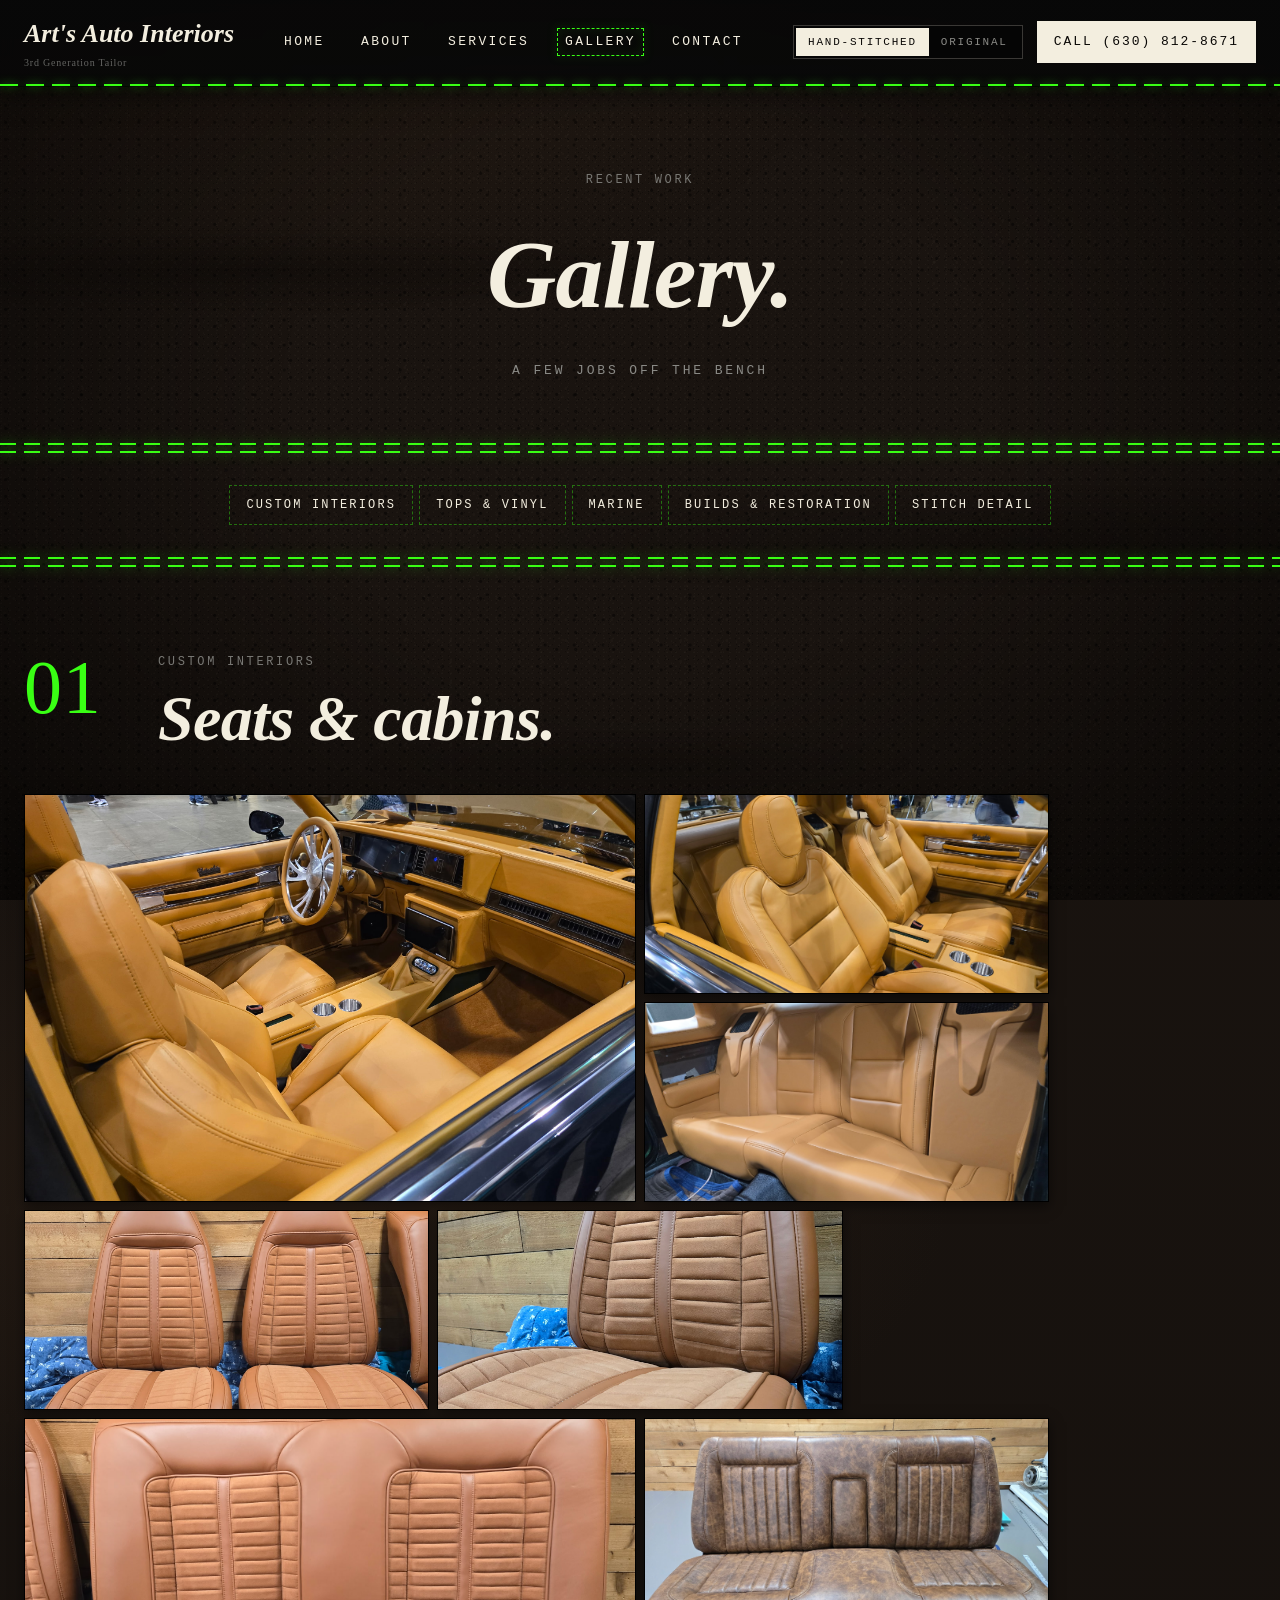
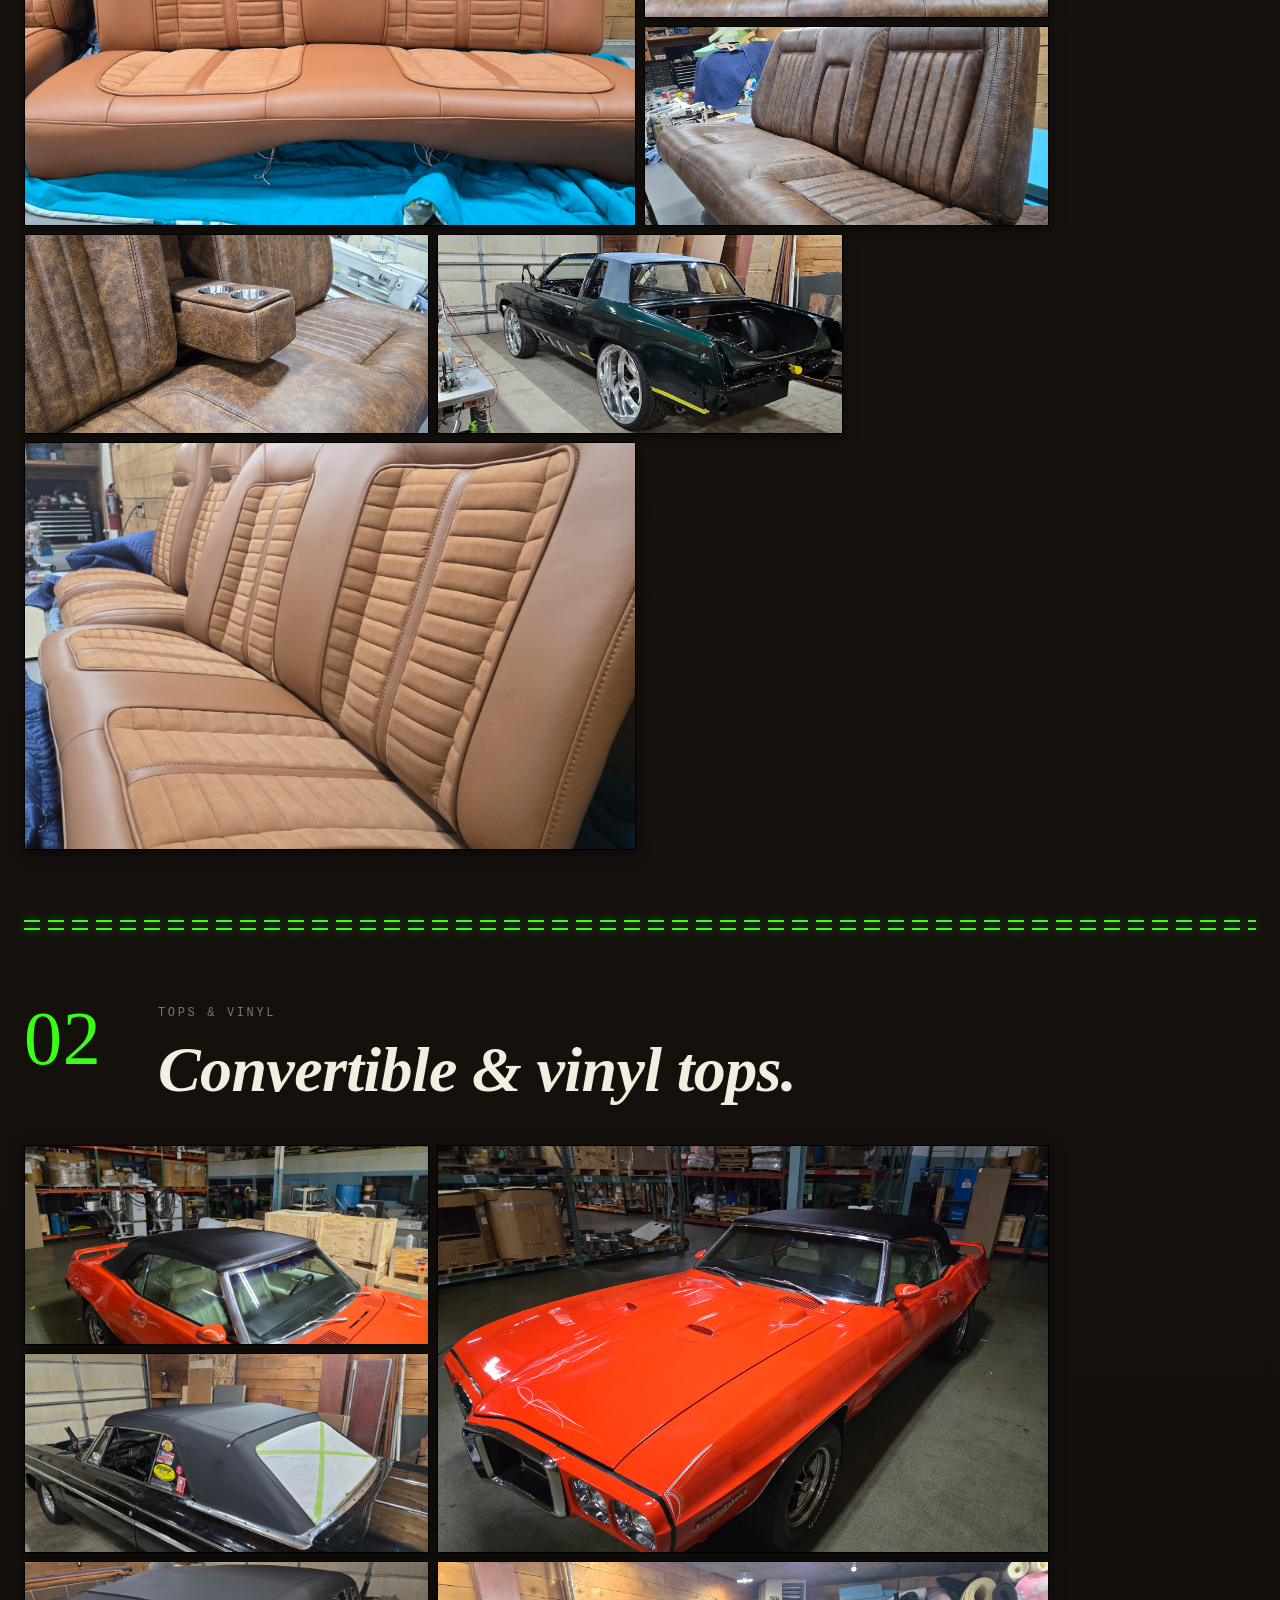
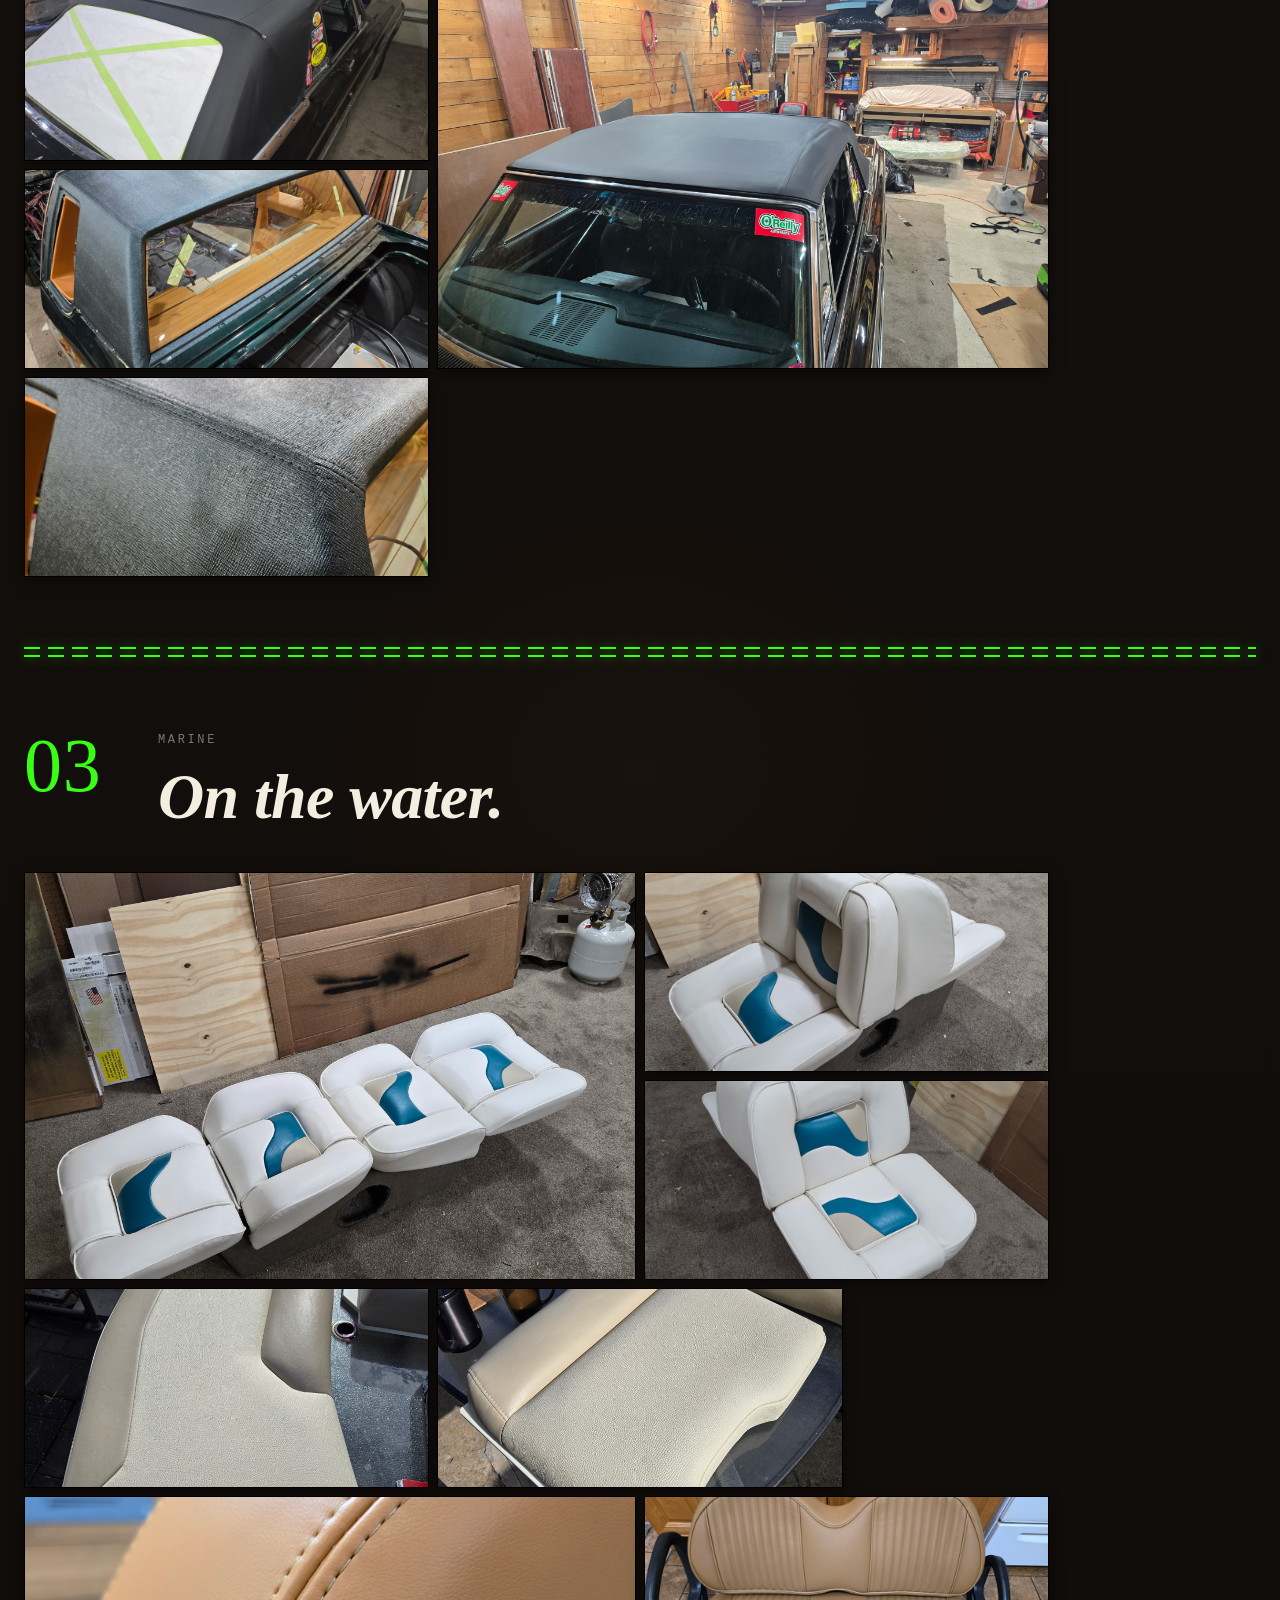
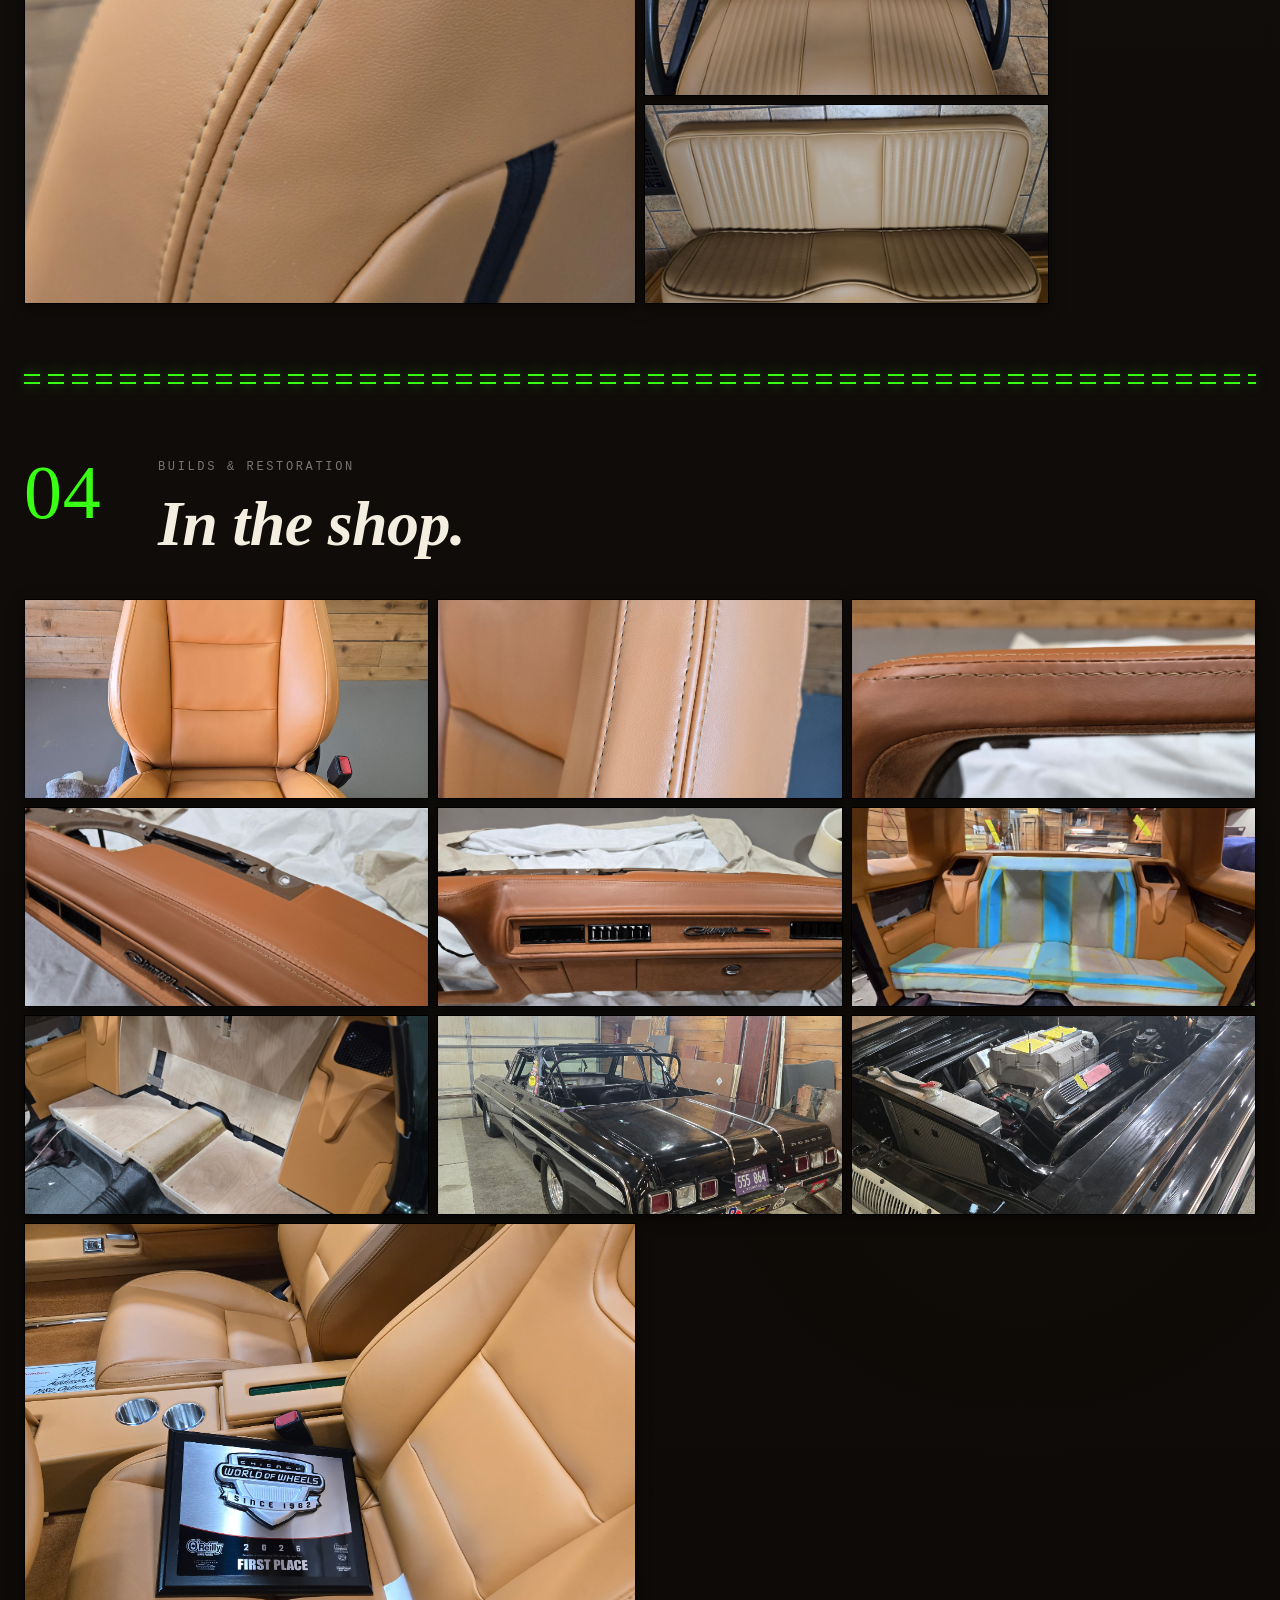
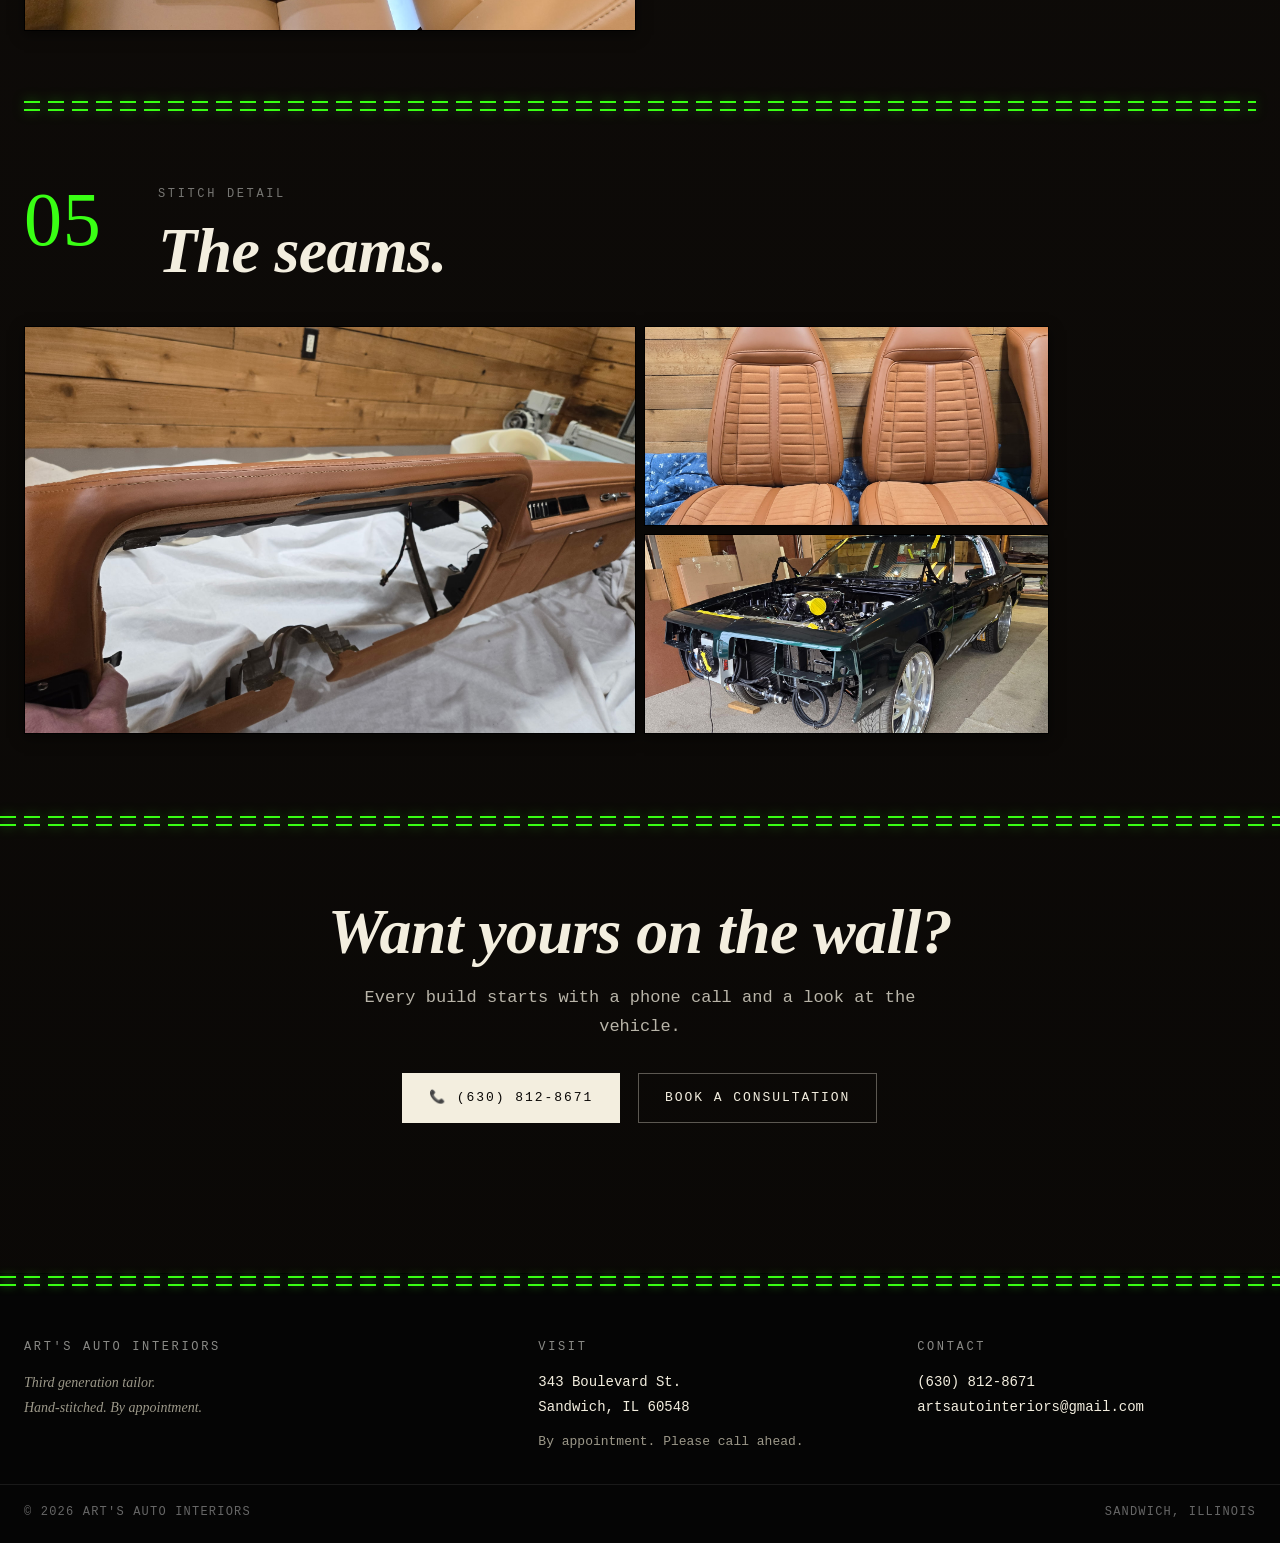
<file: art website/gallery.html>
<!doctype html>
<html lang="en">
<head>
<meta charset="utf-8" />
<meta name="viewport" content="width=device-width, initial-scale=1" />
<title>Gallery — Art's Auto Interiors</title>
<meta name="description" content="Recent work from Art's Auto Interiors — custom car interiors, convertible tops, marine, and more." />
<link rel="stylesheet" href="styles.css?v=8" />
</head>
<body class="leather-bg" data-palette="restrained" data-page="gallery" data-screen-label="04 Gallery">

  <section class="page-header">
    <span class="eyebrow">Recent work</span>
    <h1>Gallery.</h1>
    <span class="marker">A few jobs off the bench</span>
  </section>

  <div class="divider stitch-double"></div>

  <!-- Category nav -->
  <nav class="cat-nav">
    <a href="#interiors">Custom Interiors</a>
    <a href="#tops">Tops &amp; Vinyl</a>
    <a href="#marine">Marine</a>
    <a href="#builds">Builds &amp; Restoration</a>
    <a href="#detail">Stitch Detail</a>
  </nav>

  <div class="divider stitch-double"></div>

  <main>

    <!-- INTERIORS -->
    <section id="interiors" class="gal-cat">
      <header class="gal-head">
        <span class="cat-num marker">01</span>
        <div>
          <span class="eyebrow">Custom Interiors</span>
          <h2 class="section-title">Seats &amp; <em>cabins.</em></h2>
        </div>
      </header>
      <div class="gal-grid">
        <figure class="gal-tile span-2"><img src="gallery/20260307_180257.jpg" loading="lazy" alt="Black show-car interior with leather seats and chrome trim" /><figcaption>Show-car black leather interior</figcaption></figure>
        <figure class="gal-tile"><img src="gallery/20260307_180308.jpg" loading="lazy" alt="Black leather front and rear seats with stitched inserts" /><figcaption>Front &amp; rear, fully wrapped</figcaption></figure>
        <figure class="gal-tile"><img src="gallery/20260225_155517.jpg" loading="lazy" alt="Tan rear bench seat after install in green Monte Carlo" /><figcaption>Rear seat, custom fitted</figcaption></figure>
        <figure class="gal-tile"><img src="gallery/20251022_141344.jpg" loading="lazy" alt="Pair of tan custom car seats with tweed cloth inserts" /><figcaption>Tan-on-tan with tweed inserts</figcaption></figure>
        <figure class="gal-tile"><img src="gallery/20251022_141403.jpg" loading="lazy" alt="Close-up of tan leather seat with fluted cloth insert" /><figcaption>Cloth-insert detail</figcaption></figure>
        <figure class="gal-tile span-2"><img src="gallery/20251022_141351.jpg" loading="lazy" alt="Tan rear bench seat with double bolster pattern" /><figcaption>Matching rear bench</figcaption></figure>
        <figure class="gal-tile"><img src="gallery/20251212_155138.jpg" loading="lazy" alt="Distressed brown leather pickup bench seat" /><figcaption>Distressed brown bench</figcaption></figure>
        <figure class="gal-tile"><img src="gallery/20251212_155130.jpg" loading="lazy" alt="Distressed brown leather seat from the side" /><figcaption>Same bench, in profile</figcaption></figure>
        <figure class="gal-tile"><img src="gallery/20251212_155239.jpg" loading="lazy" alt="Center fold-down armrest with cup holders in distressed brown leather" /><figcaption>Center fold-down with cup holders</figcaption></figure>
        <figure class="gal-tile"><img src="gallery/20260221_090629.jpg" loading="lazy" alt="Tan modern bucket seat" /><figcaption>Tan modern bucket</figcaption></figure>
        <figure class="gal-tile span-2"><img src="gallery/20251022_210010.jpg" loading="lazy" alt="Row of tan leather and suede bench seats with vertical pleat inserts" /><figcaption>Tan-and-suede bench, lined up</figcaption></figure>
      </div>
    </section>

    <div class="divider stitch-double" style="margin:48px 0;"></div>

    <!-- TOPS -->
    <section id="tops" class="gal-cat">
      <header class="gal-head">
        <span class="cat-num marker">02</span>
        <div>
          <span class="eyebrow">Tops &amp; Vinyl</span>
          <h2 class="section-title">Convertible &amp; <em>vinyl tops.</em></h2>
        </div>
      </header>
      <div class="gal-grid">
        <figure class="gal-tile"><img src="gallery/20250114_174136.jpg" loading="lazy" alt="Orange Pontiac Firebird convertible with new black top" /><figcaption>'69 Firebird, fresh top</figcaption></figure>
        <figure class="gal-tile span-2"><img src="gallery/20250114_174144.jpg" loading="lazy" alt="Orange Firebird convertible front three-quarter view in shop" /><figcaption>Top fitted &amp; tensioned</figcaption></figure>
        <figure class="gal-tile"><img src="gallery/20250819_211425.jpg" loading="lazy" alt="Black Dodge convertible with new black top, pattern-taped rear window opening" /><figcaption>Top install in progress</figcaption></figure>
        <figure class="gal-tile"><img src="gallery/20250819_211433.jpg" loading="lazy" alt="Rear three-quarter view of black convertible during top install" /><figcaption>Rear window, taped &amp; ready</figcaption></figure>
        <figure class="gal-tile span-2"><img src="gallery/20250819_211450.jpg" loading="lazy" alt="Wide shot of black convertible with new top, shop interior" /><figcaption>Off the bench, on the car</figcaption></figure>
        <figure class="gal-tile"><img src="gallery/20260222_083847.jpg" loading="lazy" alt="Green car with new vinyl-textured rear window section" /><figcaption>Vinyl-finish rear cap</figcaption></figure>
        <figure class="gal-tile"><img src="gallery/20260222_083853.jpg" loading="lazy" alt="Close-up of black vinyl top stitching" /><figcaption>Vinyl top, double-stitched</figcaption></figure>
      </div>
    </section>

    <div class="divider stitch-double" style="margin:48px 0;"></div>

    <!-- MARINE -->
    <section id="marine" class="gal-cat">
      <header class="gal-head">
        <span class="cat-num marker">03</span>
        <div>
          <span class="eyebrow">Marine</span>
          <h2 class="section-title">On the <em>water.</em></h2>
        </div>
      </header>
      <div class="gal-grid">
        <figure class="gal-tile span-2"><img src="gallery/1000018295.jpg" loading="lazy" alt="Set of four white boat captain's chairs with teal and cream wave inserts" /><figcaption>Boat helm chairs, fully rebuilt</figcaption></figure>
        <figure class="gal-tile"><img src="gallery/1000018293.jpg" loading="lazy" alt="Single boat captain's chair with teal wave panel" /><figcaption>Captain's chair, close up</figcaption></figure>
        <figure class="gal-tile"><img src="gallery/1000018294.jpg" loading="lazy" alt="Pair of folding boat seats with teal and white wave inserts" /><figcaption>Folding helm seats</figcaption></figure>
        <figure class="gal-tile"><img src="gallery/20251031_124147.jpg" loading="lazy" alt="Cream marine vinyl L-shaped pontoon lounge cushion" /><figcaption>L-lounge cushion, marine vinyl</figcaption></figure>
        <figure class="gal-tile"><img src="gallery/20251031_124245.jpg" loading="lazy" alt="Two-tone cream marine vinyl boat seat cushions" /><figcaption>Two-tone cushion set</figcaption></figure>
        <figure class="gal-tile span-2"><img src="gallery/20260109_160605.jpg" loading="lazy" alt="Cream pontoon boat seat cushions laid out on a table" /><figcaption>Pontoon cushions, freshly built</figcaption></figure>
        <figure class="gal-tile"><img src="gallery/20241209_170142.jpg" loading="lazy" alt="Tan vinyl bench seat for a small craft" /><figcaption>Bench seat — built &amp; bound</figcaption></figure>
        <figure class="gal-tile"><img src="gallery/20241209_170149.jpg" loading="lazy" alt="Tan vinyl bench cushion with vertical pleat detail" /><figcaption>Pleated cushion detail</figcaption></figure>
      </div>
    </section>

    <div class="divider stitch-double" style="margin:48px 0;"></div>

    <!-- BUILDS -->
    <section id="builds" class="gal-cat">
      <header class="gal-head">
        <span class="cat-num marker">04</span>
        <div>
          <span class="eyebrow">Builds &amp; Restoration</span>
          <h2 class="section-title">In the <em>shop.</em></h2>
        </div>
      </header>
      <div class="gal-grid">
        <figure class="gal-tile"><img src="gallery/20260107_154835.jpg" loading="lazy" alt="Green Monte Carlo build in shop garage" /><figcaption>Monte Carlo, mid-build</figcaption></figure>
        <figure class="gal-tile"><img src="gallery/20260107_154907.jpg" loading="lazy" alt="Front view of green Monte Carlo with engine bay open" /><figcaption>Strip-down for new interior</figcaption></figure>
        <figure class="gal-tile"><img src="gallery/20251123_153959.jpg" loading="lazy" alt="Reupholstered tan Charger dashboard top" /><figcaption>Charger dash pad, reskinned</figcaption></figure>
        <figure class="gal-tile"><img src="gallery/20251123_154142.jpg" loading="lazy" alt="Front view of reupholstered Charger dashboard with vents and emblem" /><figcaption>Same dash, after</figcaption></figure>
        <figure class="gal-tile"><img src="gallery/20251123_154320.jpg" loading="lazy" alt="Side view of Charger dash showing curve and instrument cluster cutout" /><figcaption>Curve fitted to original mold</figcaption></figure>
        <figure class="gal-tile"><img src="gallery/20260224_053548.jpg" loading="lazy" alt="Custom rear seat foam being shaped, blue and yellow foam in early build" /><figcaption>Foam, shaped from blank</figcaption></figure>
        <figure class="gal-tile"><img src="gallery/20260222_083417.jpg" loading="lazy" alt="Custom plywood trunk panels and rear seat substructure being fitted" /><figcaption>Trunk paneling, hand-built</figcaption></figure>
        <figure class="gal-tile"><img src="gallery/20250816_111633.jpg" loading="lazy" alt="Black Dodge race car in garage" /><figcaption>'64 Dodge, in for interior</figcaption></figure>
        <figure class="gal-tile"><img src="gallery/20250816_111649.jpg" loading="lazy" alt="Engine bay of black Dodge with custom chrome work" /><figcaption>Built right, top to bottom</figcaption></figure>
        <figure class="gal-tile span-2"><img src="gallery/20260314_161503.jpg" loading="lazy" alt="Black show convertible at Chicago World of Wheels with crowd" /><figcaption>On the show floor — World of Wheels '26</figcaption></figure>
      </div>
    </section>

    <div class="divider stitch-double" style="margin:48px 0;"></div>

    <!-- DETAIL -->
    <section id="detail" class="gal-cat">
      <header class="gal-head">
        <span class="cat-num marker">05</span>
        <div>
          <span class="eyebrow">Stitch Detail</span>
          <h2 class="section-title">The <em>seams.</em></h2>
        </div>
      </header>
      <div class="gal-grid">
        <figure class="gal-tile span-2"><img src="gallery/IMG_20251123_190136.jpg" loading="lazy" alt="Close-up of double-stitched tan leather edge" /><figcaption>Double-stitched edge — by hand</figcaption></figure>
        <figure class="gal-tile"><img src="gallery/20251022_141344_1.jpg" loading="lazy" alt="Tan seat with cloth-insert stitch detail" /><figcaption>Insert pattern, close up</figcaption></figure>
        <figure class="gal-tile"><img src="gallery/20260221_090931.jpg" loading="lazy" alt="Close-up of double row of stitching on tan leather" /><figcaption>Twin needle, even spacing</figcaption></figure>
      </div>
    </section>

  </main>

  <div class="divider stitch-double"></div>

  <section class="cta-strip" style="max-width:980px;margin:0 auto;padding:70px 24px;text-align:center;">
    <h2 class="section-title">Want yours on the <em>wall?</em></h2>
    <p class="lede" style="margin:18px auto 32px;">Every build starts with a phone call and a look at the vehicle.</p>
    <div style="display:flex;gap:18px;justify-content:center;flex-wrap:wrap;">
      <a class="btn btn-primary" href="tel:+16308128671">📞 (630) 812-8671</a>
      <a class="btn" href="contact.html">Book a Consultation</a>
    </div>
  </section>

  <!-- Lightbox -->
  <div id="lightbox" class="lightbox" hidden>
    <button class="lb-close" aria-label="Close">×</button>
    <img id="lb-img" alt="" />
    <p id="lb-caption"></p>
  </div>

  <script src="site.js?v=5"></script>
  <script>
    // Simple lightbox
    const lb = document.getElementById('lightbox');
    const lbImg = document.getElementById('lb-img');
    const lbCap = document.getElementById('lb-caption');
    const closeBtn = lb.querySelector('.lb-close');

    document.querySelectorAll('.gal-tile:not(.placeholder)').forEach(tile => {
      tile.style.cursor = 'zoom-in';
      tile.addEventListener('click', () => {
        const img = tile.querySelector('img');
        const cap = tile.querySelector('figcaption');
        if (!img) return;
        lbImg.src = img.src;
        lbImg.alt = img.alt;
        lbCap.textContent = cap ? cap.textContent : '';
        lb.hidden = false;
        document.body.style.overflow = 'hidden';
      });
    });

    function close() { lb.hidden = true; document.body.style.overflow = ''; }
    closeBtn.addEventListener('click', close);
    lb.addEventListener('click', (e) => { if (e.target === lb) close(); });
    document.addEventListener('keydown', (e) => { if (e.key === 'Escape') close(); });
  </script>

  <style>
    .cat-nav {
      max-width: 1280px;
      margin: 0 auto;
      padding: 30px 24px;
      display: flex;
      gap: 6px;
      flex-wrap: wrap;
      justify-content: center;
    }
    .cat-nav a {
      font-family: 'Special Elite', monospace;
      font-size: 12px;
      letter-spacing: 0.18em;
      text-transform: uppercase;
      color: var(--bone);
      text-decoration: none;
      padding: 10px 16px;
      border: 1px dashed rgba(57,255,20,0.4);
      transition: all 0.2s;
    }
    .cat-nav a:hover {
      color: var(--lime);
      border-color: var(--lime);
      background: rgba(57,255,20,0.05);
      filter: drop-shadow(0 0 4px var(--lime-glow));
    }

    .gal-cat { padding: 20px 0; scroll-margin-top: 100px; }
    .gal-head {
      display: grid;
      grid-template-columns: 110px 1fr;
      gap: 24px;
      align-items: start;
      margin-bottom: 24px;
    }
    .cat-num {
      font-size: 76px;
      line-height: 1;
      color: var(--lime);
    }
    @media (max-width: 720px) {
      .gal-head { grid-template-columns: 60px 1fr; gap: 14px; }
      .cat-num { font-size: 44px; }
    }

    .gal-grid {
      display: grid;
      grid-template-columns: repeat(6, 1fr);
      grid-auto-rows: 200px;
      gap: 8px;
    }
    @media (max-width: 1100px) { .gal-grid { grid-template-columns: repeat(4, 1fr); grid-auto-rows: 180px; } }
    @media (max-width: 720px) { .gal-grid { grid-template-columns: repeat(2, 1fr); grid-auto-rows: 160px; } }

    .gal-tile {
      position: relative;
      grid-column: span 2;
      grid-row: span 1;
      overflow: hidden;
      border: 1px solid #000;
      box-shadow: 0 4px 12px rgba(0,0,0,0.5);
      background: #0a0a0a;
      transition: transform 0.25s ease;
    }
    .gal-tile.span-2 { grid-column: span 3; grid-row: span 2; }
    .gal-tile.tall { grid-row: span 2; }
    @media (max-width: 1100px) {
      .gal-tile { grid-column: span 2; }
      .gal-tile.span-2 { grid-column: span 4; grid-row: span 2; }
      .gal-tile.tall { grid-row: span 2; }
    }
    @media (max-width: 720px) {
      .gal-tile { grid-column: span 1; grid-row: span 1; }
      .gal-tile.span-2 { grid-column: span 2; grid-row: span 2; }
      .gal-tile.tall { grid-row: span 2; }
    }
    .gal-tile img {
      width: 100%; height: 100%; object-fit: cover;
      display: block;
      transition: transform 0.4s ease;
    }
    .gal-tile::before {
      content: '';
      position: absolute;
      inset: 6px;
      border: 1px dashed transparent;
      pointer-events: none;
      transition: border-color 0.25s, filter 0.25s;
      z-index: 2;
    }
    .gal-tile:hover { transform: translateY(-2px); }
    .gal-tile:hover::before {
      border-color: var(--lime);
      filter: drop-shadow(0 0 6px var(--lime-glow));
    }
    .gal-tile:hover img { transform: scale(1.04); }

    .gal-tile figcaption {
      position: absolute;
      left: 0; right: 0; bottom: 0;
      padding: 14px 16px 12px;
      font-family: 'Special Elite', monospace;
      font-size: 12px;
      letter-spacing: 0.1em;
      text-transform: uppercase;
      color: var(--bone);
      background: linear-gradient(180deg, transparent, rgba(0,0,0,0.85));
      transform: translateY(100%);
      transition: transform 0.3s ease;
      z-index: 3;
    }
    .gal-tile:hover figcaption { transform: translateY(0); }

    .gal-tile.placeholder {
      background:
        repeating-linear-gradient(45deg, #0a0a0a 0 14px, #111 14px 28px);
    }
    .gal-tile.placeholder .ph {
      position: absolute;
      inset: 0;
      display: flex;
      flex-direction: column;
      align-items: center;
      justify-content: center;
      gap: 6px;
      text-align: center;
      padding: 14px;
    }
    .gal-tile.placeholder .marker { font-size: 22px; }
    .gal-tile.placeholder .ph-sub {
      font-family: 'Special Elite', monospace;
      font-size: 11px;
      letter-spacing: 0.16em;
      text-transform: uppercase;
      color: #888;
    }
    .gal-tile.placeholder::before {
      border-color: rgba(57,255,20,0.4);
      filter: drop-shadow(0 0 4px var(--lime-glow));
    }

    /* Lightbox */
    .lightbox {
      position: fixed;
      inset: 0;
      background: rgba(0,0,0,0.95);
      z-index: 100;
      display: flex;
      flex-direction: column;
      align-items: center;
      justify-content: center;
      padding: 40px;
    }
    .lightbox[hidden] { display: none; }
    .lightbox img {
      max-width: 100%;
      max-height: 80vh;
      box-shadow: 0 0 0 1px var(--lime), 0 0 30px var(--lime-glow);
    }
    .lightbox p {
      margin-top: 20px;
      font-family: 'Permanent Marker', cursive;
      color: var(--lime);
      font-size: 18px;
      text-shadow: 0 0 8px var(--lime-glow);
    }
    .lb-close {
      position: absolute;
      top: 20px;
      right: 20px;
      background: transparent;
      border: 2px solid var(--lime);
      color: var(--lime);
      width: 50px;
      height: 50px;
      font-size: 28px;
      cursor: pointer;
      font-family: inherit;
      line-height: 1;
      filter: drop-shadow(0 0 6px var(--lime-glow));
    }
    .lb-close:hover { background: var(--lime); color: #000; }
  </style>

</body>
</html>
</file>
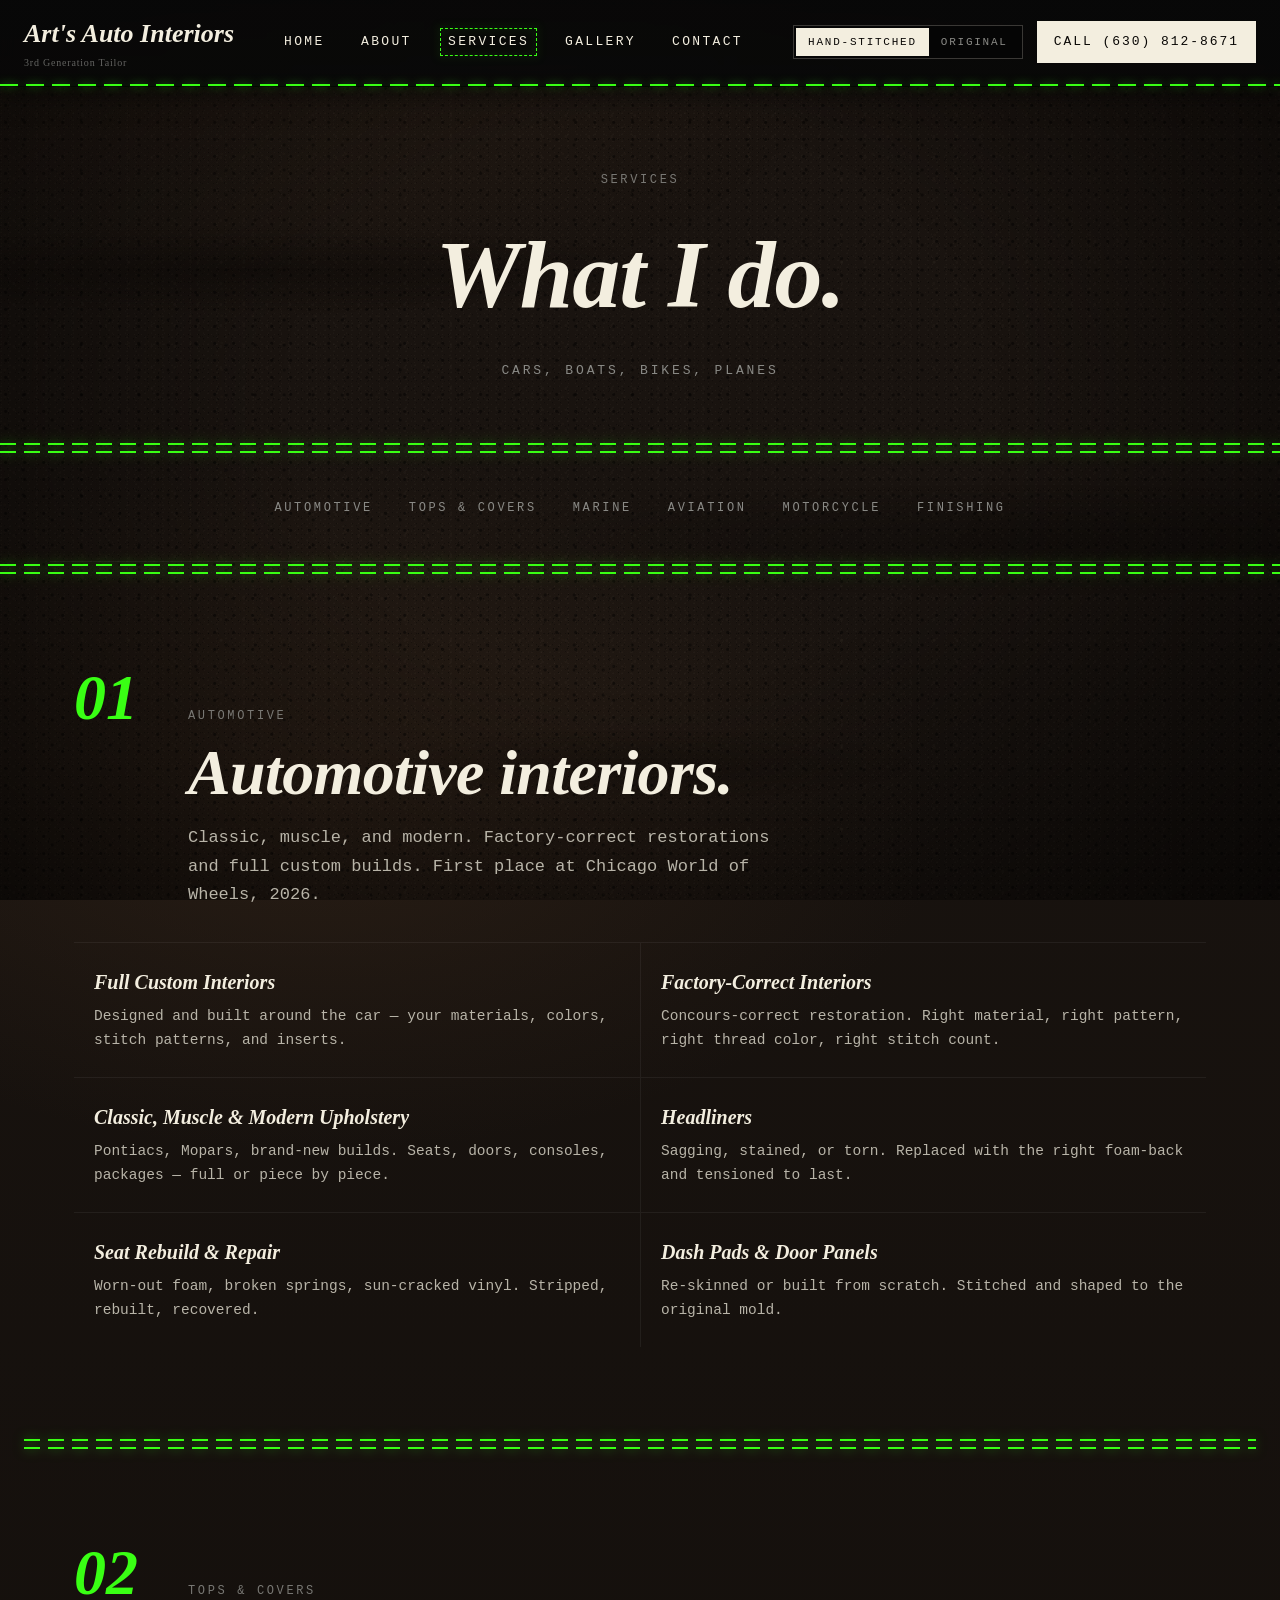
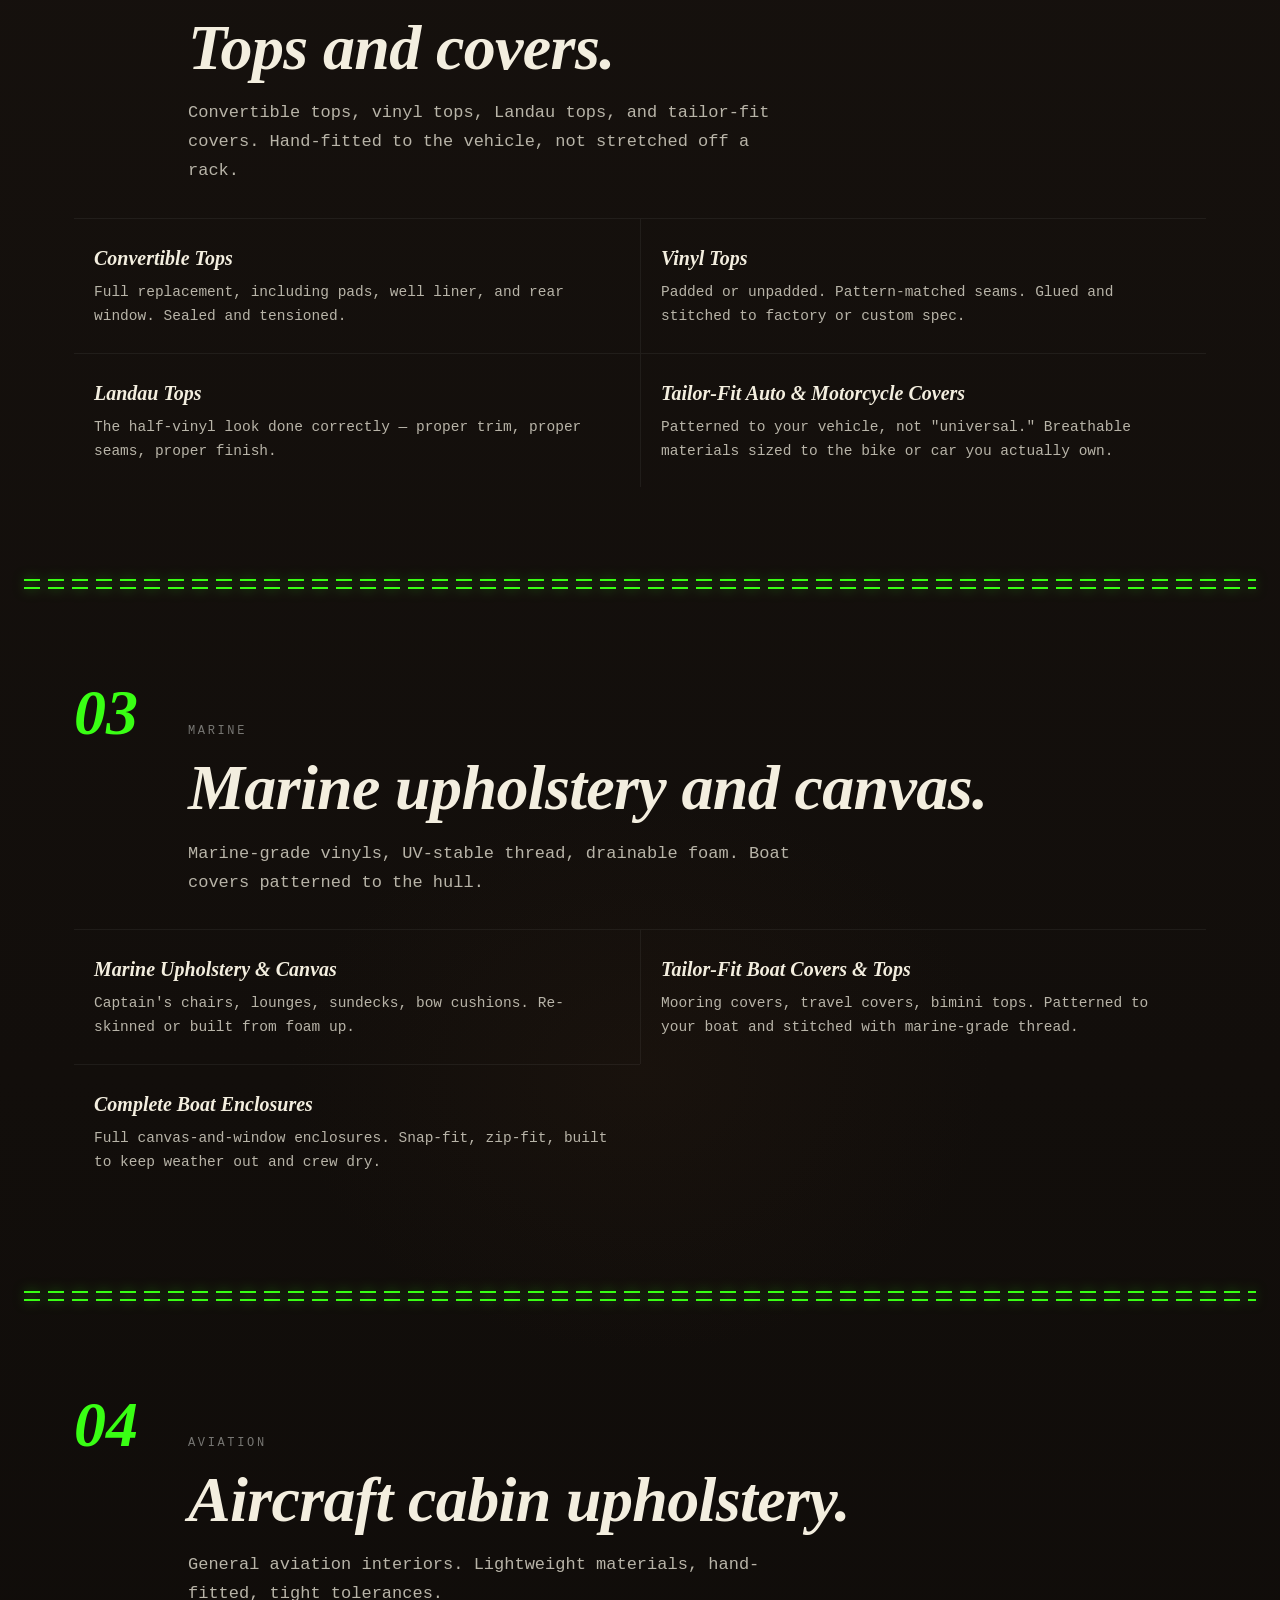
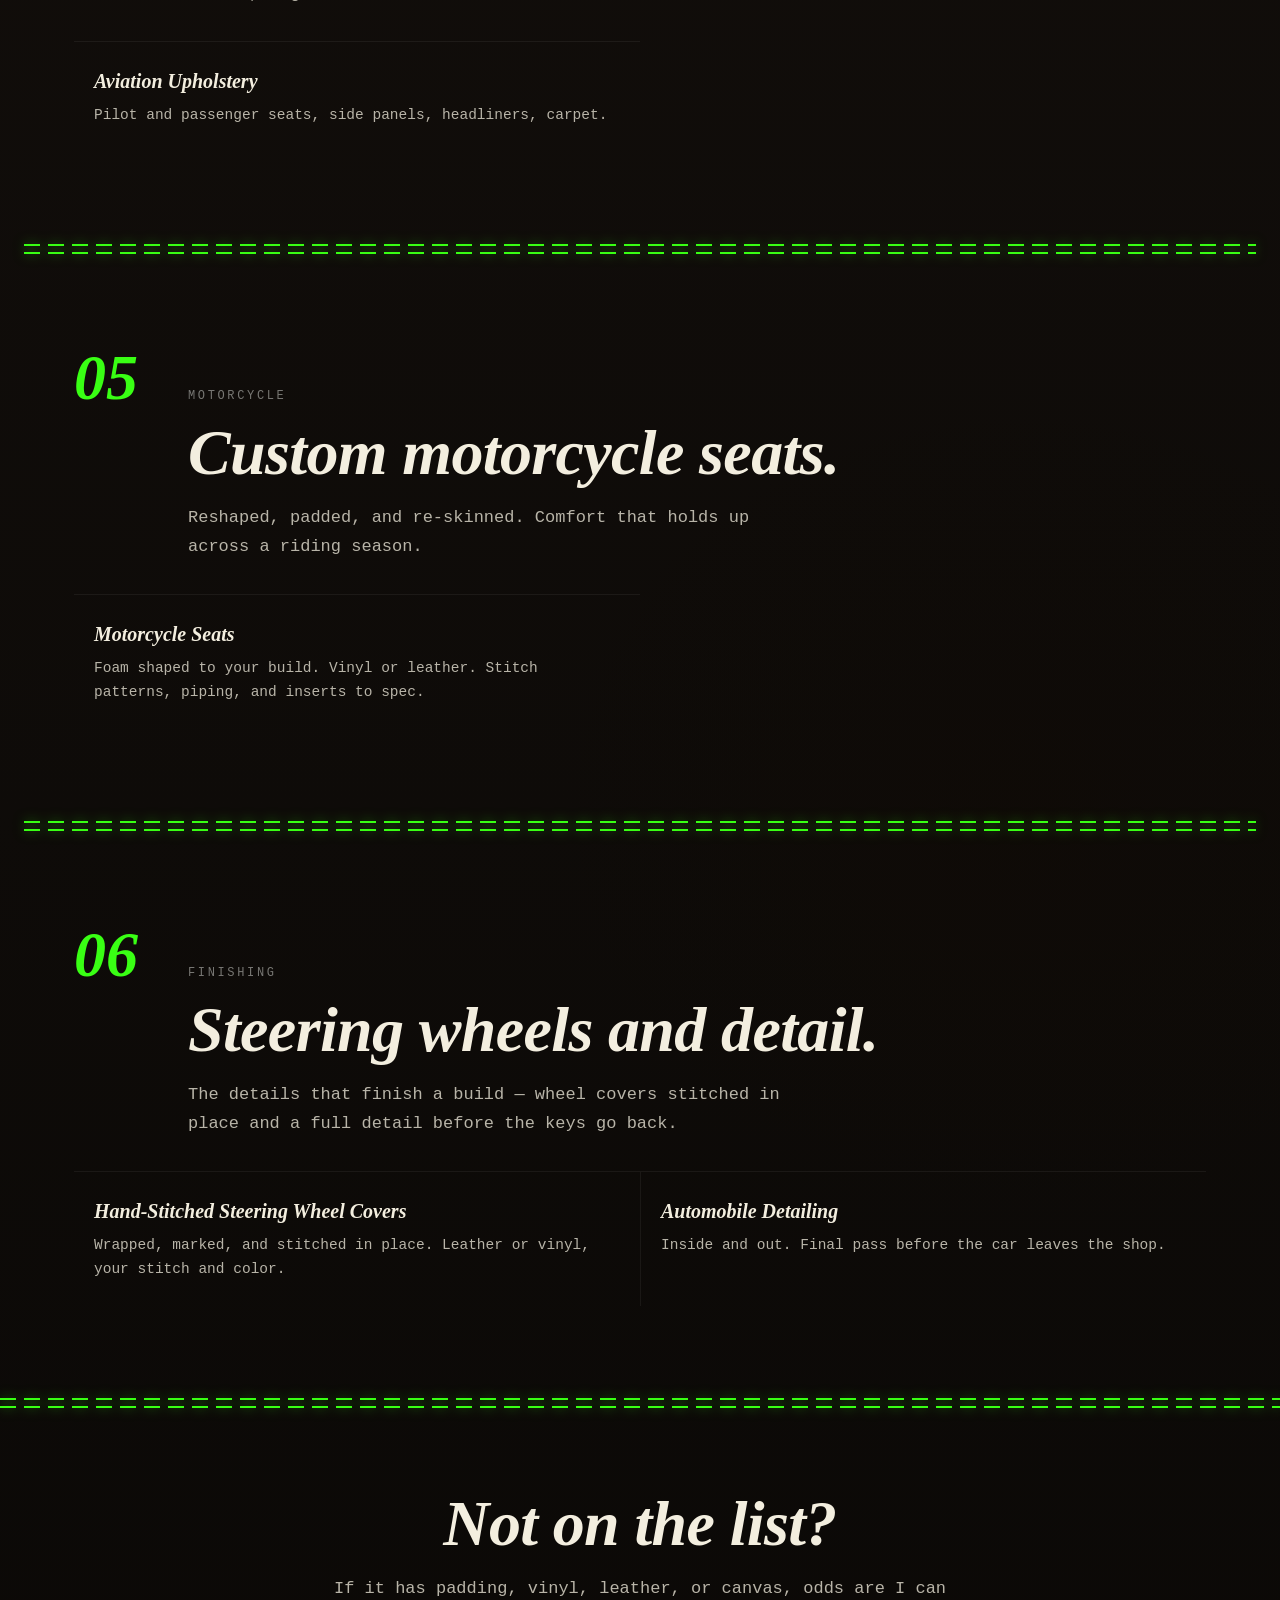
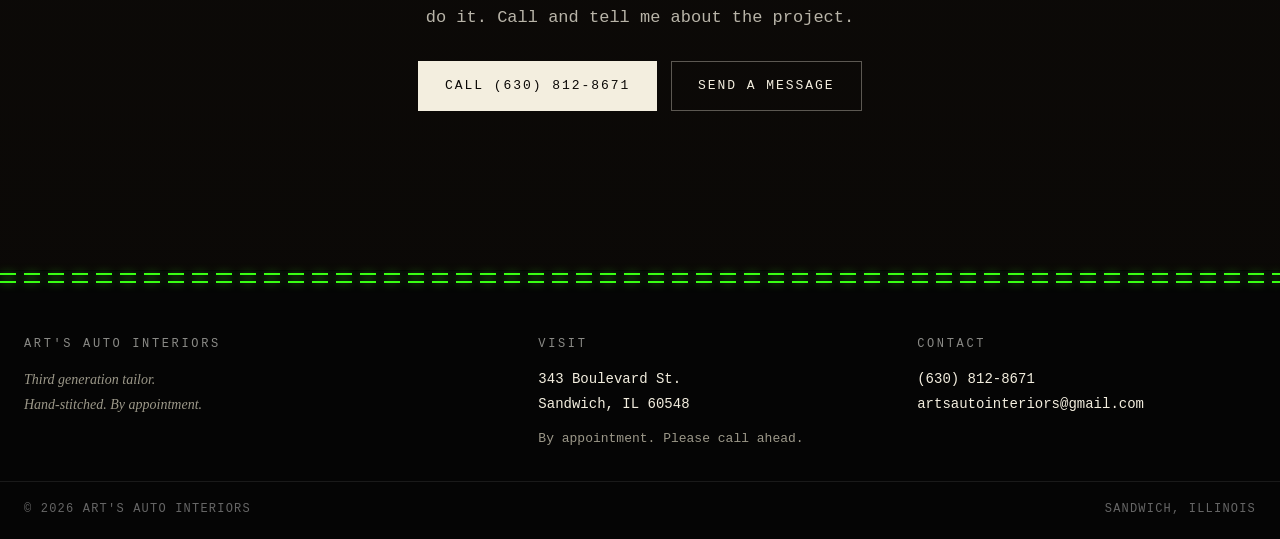
<file: art website/services.html>
<!doctype html>
<html lang="en">
<head>
<meta charset="utf-8" />
<meta name="viewport" content="width=device-width, initial-scale=1" />
<title>Services — Art's Auto Interiors</title>
<meta name="description" content="Custom auto upholstery, convertible tops, marine canvas, motorcycle seats, and aviation interiors. Hand-stitched in Sandwich, Illinois." />
<link rel="stylesheet" href="styles.css?v=8" />
</head>
<body class="leather-bg" data-palette="restrained" data-page="services" data-screen-label="03 Services">

  <section class="page-header">
    <span class="eyebrow">Services</span>
    <h1>What I do.</h1>
    <span class="marker">Cars, boats, bikes, planes</span>
  </section>

  <div class="divider stitch-double"></div>

  <nav class="cat-nav">
    <a href="#automotive">Automotive</a>
    <a href="#tops">Tops &amp; Covers</a>
    <a href="#marine">Marine</a>
    <a href="#aviation">Aviation</a>
    <a href="#powersports">Motorcycle</a>
    <a href="#detail">Finishing</a>
  </nav>

  <div class="divider stitch-double"></div>

  <main>

    <section id="automotive" class="cat">
      <header class="cat-head">
        <span class="cat-num">01</span>
        <div>
          <span class="eyebrow">Automotive</span>
          <h2 class="section-title">Automotive interiors.</h2>
          <p class="lede">Classic, muscle, and modern. Factory-correct restorations and full custom builds. First place at Chicago World of Wheels, 2026.</p>
        </div>
      </header>
      <ul class="svc-list">
        <li><h4>Full Custom Interiors</h4><p>Designed and built around the car — your materials, colors, stitch patterns, and inserts.</p></li>
        <li><h4>Factory-Correct Interiors</h4><p>Concours-correct restoration. Right material, right pattern, right thread color, right stitch count.</p></li>
        <li><h4>Classic, Muscle &amp; Modern Upholstery</h4><p>Pontiacs, Mopars, brand-new builds. Seats, doors, consoles, packages — full or piece by piece.</p></li>
        <li><h4>Headliners</h4><p>Sagging, stained, or torn. Replaced with the right foam-back and tensioned to last.</p></li>
        <li><h4>Seat Rebuild &amp; Repair</h4><p>Worn-out foam, broken springs, sun-cracked vinyl. Stripped, rebuilt, recovered.</p></li>
        <li><h4>Dash Pads &amp; Door Panels</h4><p>Re-skinned or built from scratch. Stitched and shaped to the original mold.</p></li>
      </ul>
    </section>

    <div class="divider stitch-double" style="margin:60px 0;"></div>

    <section id="tops" class="cat">
      <header class="cat-head">
        <span class="cat-num">02</span>
        <div>
          <span class="eyebrow">Tops &amp; Covers</span>
          <h2 class="section-title">Tops and covers.</h2>
          <p class="lede">Convertible tops, vinyl tops, Landau tops, and tailor-fit covers. Hand-fitted to the vehicle, not stretched off a rack.</p>
        </div>
      </header>
      <ul class="svc-list">
        <li><h4>Convertible Tops</h4><p>Full replacement, including pads, well liner, and rear window. Sealed and tensioned.</p></li>
        <li><h4>Vinyl Tops</h4><p>Padded or unpadded. Pattern-matched seams. Glued and stitched to factory or custom spec.</p></li>
        <li><h4>Landau Tops</h4><p>The half-vinyl look done correctly — proper trim, proper seams, proper finish.</p></li>
        <li><h4>Tailor-Fit Auto &amp; Motorcycle Covers</h4><p>Patterned to your vehicle, not "universal." Breathable materials sized to the bike or car you actually own.</p></li>
      </ul>
    </section>

    <div class="divider stitch-double" style="margin:60px 0;"></div>

    <section id="marine" class="cat">
      <header class="cat-head">
        <span class="cat-num">03</span>
        <div>
          <span class="eyebrow">Marine</span>
          <h2 class="section-title">Marine upholstery and canvas.</h2>
          <p class="lede">Marine-grade vinyls, UV-stable thread, drainable foam. Boat covers patterned to the hull.</p>
        </div>
      </header>
      <ul class="svc-list">
        <li><h4>Marine Upholstery &amp; Canvas</h4><p>Captain's chairs, lounges, sundecks, bow cushions. Re-skinned or built from foam up.</p></li>
        <li><h4>Tailor-Fit Boat Covers &amp; Tops</h4><p>Mooring covers, travel covers, bimini tops. Patterned to your boat and stitched with marine-grade thread.</p></li>
        <li><h4>Complete Boat Enclosures</h4><p>Full canvas-and-window enclosures. Snap-fit, zip-fit, built to keep weather out and crew dry.</p></li>
      </ul>
    </section>

    <div class="divider stitch-double" style="margin:60px 0;"></div>

    <section id="aviation" class="cat">
      <header class="cat-head">
        <span class="cat-num">04</span>
        <div>
          <span class="eyebrow">Aviation</span>
          <h2 class="section-title">Aircraft cabin upholstery.</h2>
          <p class="lede">General aviation interiors. Lightweight materials, hand-fitted, tight tolerances.</p>
        </div>
      </header>
      <ul class="svc-list">
        <li><h4>Aviation Upholstery</h4><p>Pilot and passenger seats, side panels, headliners, carpet.</p></li>
      </ul>
    </section>

    <div class="divider stitch-double" style="margin:60px 0;"></div>

    <section id="powersports" class="cat">
      <header class="cat-head">
        <span class="cat-num">05</span>
        <div>
          <span class="eyebrow">Motorcycle</span>
          <h2 class="section-title">Custom motorcycle seats.</h2>
          <p class="lede">Reshaped, padded, and re-skinned. Comfort that holds up across a riding season.</p>
        </div>
      </header>
      <ul class="svc-list">
        <li><h4>Motorcycle Seats</h4><p>Foam shaped to your build. Vinyl or leather. Stitch patterns, piping, and inserts to spec.</p></li>
      </ul>
    </section>

    <div class="divider stitch-double" style="margin:60px 0;"></div>

    <section id="detail" class="cat">
      <header class="cat-head">
        <span class="cat-num">06</span>
        <div>
          <span class="eyebrow">Finishing</span>
          <h2 class="section-title">Steering wheels and detail.</h2>
          <p class="lede">The details that finish a build — wheel covers stitched in place and a full detail before the keys go back.</p>
        </div>
      </header>
      <ul class="svc-list">
        <li><h4>Hand-Stitched Steering Wheel Covers</h4><p>Wrapped, marked, and stitched in place. Leather or vinyl, your stitch and color.</p></li>
        <li><h4>Automobile Detailing</h4><p>Inside and out. Final pass before the car leaves the shop.</p></li>
      </ul>
    </section>
  </main>

  <div class="divider stitch-double"></div>

  <section class="cta-strip" style="max-width: 1024px;margin:0 auto;padding:80px 24px;text-align:center;">
    <h2 class="section-title">Not on the list?</h2>
    <p class="lede" style="margin:18px auto 28px;">If it has padding, vinyl, leather, or canvas, odds are I can do it. Call and tell me about the project.</p>
    <div style="display:flex;gap:14px;justify-content:center;flex-wrap:wrap;">
      <a class="btn btn-primary" href="tel:+16308128671">Call (630) 812-8671</a>
      <a class="btn" href="contact.html">Send a message</a>
    </div>
  </section>

  <script src="site.js?v=5"></script>

  <style>
    .cat-nav {
      max-width: 1180px;
      margin: 0 auto;
      padding: 30px 24px;
      display: flex;
      gap: 0;
      flex-wrap: wrap;
      justify-content: center;
      border-bottom: 1px solid rgba(255,255,255,0.05);
    }
    .cat-nav a {
      font-family: 'Special Elite', monospace;
      font-size: 12px;
      letter-spacing: 0.22em;
      text-transform: uppercase;
      color: var(--ash);
      text-decoration: none;
      padding: 14px 18px;
      transition: color 0.18s;
    }
    .cat-nav a:hover { color: var(--lime); }

    .cat {
      padding: 30px 0;
      scroll-margin-top: 100px;
      max-width: 1180px;
      margin: 0 auto;
    }
    .cat-head {
      display: grid;
      grid-template-columns: 90px 1fr;
      gap: 24px;
      align-items: baseline;
      margin-bottom: 32px;
      padding: 0 24px;
    }
    .cat-num {
      font-family: 'Playfair Display', serif;
      font-style: italic;
      font-weight: 900;
      font-size: 64px;
      line-height: 1;
      color: var(--lime);
    }
    @media (max-width: 720px) {
      .cat-head { grid-template-columns: 56px 1fr; gap: 14px; }
      .cat-num { font-size: 40px; }
    }

    .svc-list {
      list-style: none;
      display: grid;
      grid-template-columns: 1fr 1fr;
      gap: 0;
      padding: 0 24px;
    }
    .svc-list li {
      padding: 24px 20px;
      border-top: 1px solid rgba(255,255,255,0.06);
    }
    .svc-list li:nth-child(2n) { border-left: 1px solid rgba(255,255,255,0.06); }
    .svc-list h4 {
      font-family: 'Playfair Display', serif;
      font-style: italic;
      font-weight: 700;
      font-size: 20px;
      color: var(--bone);
      margin-bottom: 8px;
    }
    .svc-list p {
      font-family: 'Special Elite', monospace;
      color: #b8b4a8;
      font-size: 14.5px;
      line-height: 1.65;
    }
    @media (max-width: 720px) {
      .svc-list { grid-template-columns: 1fr; }
      .svc-list li:nth-child(2n) { border-left: 0; }
    }
  </style>

</body>
</html>
</file>
<file: styles.css>
/* =====================================================
   Art's Auto Interiors — shared stylesheet
   Visual DNA: black leather + neon lime stitching
   ===================================================== */

:root {
  /* Lime = the thread. One job: stitching. Toggle off via [data-palette="restrained"] on body. */
  --lime: #39ff14;
  --lime-glow: rgba(57, 255, 20, 0.55);
  --lime-soft: rgba(57, 255, 20, 0.18);
  --lime-line: rgba(57, 255, 20, 0.85);
  --black: #050505;
  --leather: #131313;
  --leather-2: #1a1a1a;
  --leather-edge: #0a0a0a;
  --bone: #f3eedf;
  --ash: #8a8a86;
  --rust: #b04a2a;

  /* Semantic tokens — components reference these so a theme swap is one block of overrides. */
  --c-text: var(--bone);
  --c-text-muted: var(--ash);
  --c-eyebrow: var(--lime);
  --c-em: var(--lime);
  --c-link: var(--lime);
  --c-link-hover: var(--lime);
  --c-btn-primary-bg: var(--lime);
  --c-btn-primary-fg: #000;
  --c-btn-primary-bd: var(--lime);
  --c-btn-bg: transparent;
  --c-btn-fg: var(--lime);
  --c-btn-bd: var(--lime-line);
  --c-card-h: var(--bone);
  --c-card-hover-bd: var(--lime-line);
  --c-nav-hover: var(--lime);
  --c-footer-h: var(--lime);
  --c-stitch: var(--lime);
  --c-stitch-glow: var(--lime-glow);
  --c-stitch-line: var(--lime-line);
}

/* Restrained palette — lime is reserved for stitching only.
   Headlines/eyebrows/buttons/links go bone+ash. Stitching keeps its lime. */
[data-palette="restrained"] {
  --c-eyebrow: var(--ash);
  --c-em: var(--bone);
  --c-link: var(--bone);
  --c-link-hover: var(--bone);
  --c-btn-primary-bg: var(--bone);
  --c-btn-primary-fg: #0a0806;
  --c-btn-primary-bd: var(--bone);
  --c-btn-bg: transparent;
  --c-btn-fg: var(--bone);
  --c-btn-bd: rgba(243, 238, 223, 0.35);
  --c-card-hover-bd: rgba(243, 238, 223, 0.4);
  --c-nav-hover: var(--bone);
  --c-footer-h: var(--ash);
  --c-brand-mark: var(--bone);
  --c-brand-tag: var(--ash);
}

/* Restrained: any element painted lime via utility classes flips to bone.
   Stitching (dashed lines / seams) intentionally stays lime — it IS the thread. */
[data-palette="restrained"] .lime,
[data-palette="restrained"] .marker,
[data-palette="restrained"] .scrawl {
  color: var(--bone);
  text-shadow: 2px 2px 0 #000;
}
[data-palette="restrained"] .scrawl::before { background-image: linear-gradient(90deg, var(--bone) 0 18px, transparent 18px 26px); filter: none; }
[data-palette="restrained"] .nav a:hover::before,
[data-palette="restrained"] .nav a.active::before {
  border-color: var(--bone);
  filter: none;
}
[data-palette="restrained"] .btn-primary:hover { color: var(--bone); }
[data-palette="restrained"] .menu-toggle {
  border-color: rgba(243, 238, 223, 0.4);
  color: var(--bone);
}

* { box-sizing: border-box; margin: 0; padding: 0; }

html { scroll-behavior: smooth; }

body {
  font-family: 'Special Elite', 'Courier New', monospace;
  color: var(--bone);
  background: var(--black);
  line-height: 1.5;
  min-height: 100vh;
  overflow-x: hidden;
}

/* ---------- Leather background system ---------- */

.leather-bg {
  position: relative;
  background-color: #0c0a08;
  background-image:
    /* fine leather pore grain — denser */
    radial-gradient(circle 1.5px at 12% 18%, rgba(255,235,200,0.06), transparent 70%),
    radial-gradient(circle 1px at 38% 42%, rgba(0,0,0,0.65), transparent 70%),
    radial-gradient(circle 1.2px at 67% 28%, rgba(255,235,200,0.05), transparent 70%),
    radial-gradient(circle 1px at 84% 73%, rgba(0,0,0,0.55), transparent 70%),
    radial-gradient(circle 0.8px at 22% 78%, rgba(255,235,200,0.04), transparent 70%),
    radial-gradient(circle 1.4px at 55% 88%, rgba(0,0,0,0.6), transparent 70%),
    radial-gradient(circle 0.9px at 91% 12%, rgba(255,235,200,0.05), transparent 70%),
    radial-gradient(circle 1.1px at 7% 62%, rgba(0,0,0,0.5), transparent 70%),
    /* large mottling — warmer leather tone */
    radial-gradient(ellipse 900px 500px at 25% 15%, rgba(60,42,28,0.45), transparent 70%),
    radial-gradient(ellipse 700px 600px at 80% 75%, rgba(15,10,6,0.7), transparent 70%),
    radial-gradient(ellipse 500px 400px at 50% 50%, rgba(45,30,18,0.25), transparent 70%),
    /* base — dark warm leather */
    linear-gradient(180deg, #1a1410, #0a0806);
  background-size:
    9px 7px, 11px 9px, 13px 11px, 10px 13px, 7px 7px, 14px 10px, 12px 8px, 8px 11px,
    100% 100%, 100% 100%, 100% 100%, 100% 100%;
  background-attachment: fixed, fixed, fixed, fixed, fixed, fixed, fixed, fixed, scroll, scroll, scroll, scroll;
}

.leather-bg::before {
  content: '';
  position: fixed;
  inset: 0;
  pointer-events: none;
  background-image:
    /* large creases — soft elongated shadows */
    radial-gradient(ellipse 600px 60px at 20% 30%, rgba(0,0,0,0.35), transparent 70%),
    radial-gradient(ellipse 800px 80px at 80% 60%, rgba(0,0,0,0.3), transparent 70%),
    radial-gradient(ellipse 400px 50px at 50% 85%, rgba(0,0,0,0.25), transparent 70%),
    /* speckled pores layer 2 */
    radial-gradient(circle 1px at 30% 20%, rgba(0,0,0,0.5) 0 1px, transparent 2px),
    radial-gradient(circle 0.6px at 60% 50%, rgba(255,225,190,0.03) 0 1px, transparent 2px),
    radial-gradient(circle 1px at 80% 80%, rgba(0,0,0,0.45) 0 1px, transparent 2px),
    radial-gradient(circle 0.6px at 15% 70%, rgba(255,225,190,0.025) 0 1px, transparent 2px);
  background-size:
    100% 100%, 100% 100%, 100% 100%,
    19px 17px, 23px 21px, 29px 25px, 31px 27px;
  opacity: 0.85;
  z-index: 0;
}

.leather-bg::after {
  content: '';
  position: fixed;
  inset: 0;
  pointer-events: none;
  background:
    /* vignette */
    radial-gradient(ellipse 70% 80% at 50% 45%, transparent 40%, rgba(0,0,0,0.6) 100%),
    /* warm highlight from upper-left */
    radial-gradient(ellipse 80% 60% at 20% 0%, rgba(120,80,40,0.08), transparent 60%);
  z-index: 0;
}

.leather-bg > * { position: relative; z-index: 1; }

/* ---------- Leather mode: photo (tiled) ---------- */
/* When body[data-leather="photo-*"], swap the procedural CSS for a tiled image. */
.leather-bg[data-leather^="photo"] {
  background-color: #0a0806;
  background-image: var(--leather-img);
  background-size: 512px 512px;
  background-repeat: repeat;
  background-attachment: fixed;
}
.leather-bg[data-leather^="photo"]::before {
  content: '';
  position: fixed;
  inset: 0;
  pointer-events: none;
  background:
    radial-gradient(ellipse 600px 60px at 20% 30%, rgba(0,0,0,0.3), transparent 70%),
    radial-gradient(ellipse 800px 80px at 80% 60%, rgba(0,0,0,0.25), transparent 70%);
  background-size: 100% 100%, 100% 100%;
  z-index: 0;
  opacity: 1;
}

.leather-bg[data-leather="photo-black"]   { --leather-img: url('assets/leather-black.jpg'); }
.leather-bg[data-leather="photo-cognac"]  { --leather-img: url('assets/leather-cognac.jpg'); }
.leather-bg[data-leather="photo-oxblood"] { --leather-img: url('assets/leather-oxblood.jpg'); }
.leather-bg[data-leather="photo-saddle"]  { --leather-img: url('assets/leather-saddle.jpg'); }

/* ---------- Leather mode: flat (no texture, just deep tonal black) ---------- */
.leather-bg[data-leather="flat"] {
  background: #0a0806;
}
.leather-bg[data-leather="flat"]::before {
  content: '';
  position: fixed;
  inset: 0;
  pointer-events: none;
  background: none;
}
.leather-bg[data-leather="flat"]::after {
  content: '';
  position: fixed;
  inset: 0;
  pointer-events: none;
  background: radial-gradient(ellipse 70% 80% at 50% 45%, transparent 40%, rgba(0,0,0,0.5) 100%);
  z-index: 0;
}

/* ---------- Leather intensity (overlay alpha control) ---------- */
.leather-bg[data-intensity="subtle"]::before { opacity: 0.45; }
.leather-bg[data-intensity="strong"]::before { opacity: 1; }
.leather-bg[data-intensity="strong"]::after { background:
    radial-gradient(ellipse 70% 80% at 50% 45%, transparent 30%, rgba(0,0,0,0.75) 100%),
    radial-gradient(ellipse 80% 60% at 20% 0%, rgba(120,80,40,0.12), transparent 60%);
}
.leather-bg[data-leather^="photo"][data-intensity="subtle"] {
  background-color: #0c0908;
  background-blend-mode: multiply;
}
.leather-bg[data-leather^="photo"][data-intensity="strong"] {
  background-blend-mode: normal;
}

/* ---------- Stitching variants ---------- */
.leather-bg[data-stitch="dividers-only"] .hero-stitch,
.leather-bg[data-stitch="dividers-only"] .stitch-h { display: none; }

.leather-bg[data-stitch="off"] .hero-stitch,
.leather-bg[data-stitch="off"] .stitch-h,
.leather-bg[data-stitch="off"] .stitch-double { display: none; }

/* ---------- Stitch system ---------- */

/* Single dashed lime stitch */
.stitch-h {
  height: 1px;
  background-image: linear-gradient(90deg, var(--lime-line) 0 14px, transparent 14px 22px);
  background-size: 22px 1px;
  background-repeat: repeat-x;
  filter: drop-shadow(0 0 4px var(--lime-glow));
}

/* Double stitch — two parallel dashed lines */
.stitch-double {
  height: 14px;
  position: relative;
  flex-shrink: 0;
}
.stitch-double::before,
.stitch-double::after {
  content: '';
  position: absolute;
  left: 0;
  right: 0;
  height: 2px;
  background-image: linear-gradient(90deg, var(--lime) 0 16px, transparent 16px 24px);
  background-size: 24px 2px;
  background-repeat: repeat-x;
  filter: drop-shadow(0 0 6px var(--lime-glow));
}
.stitch-double::before { top: 2px; }
.stitch-double::after { bottom: 2px; }

/* Section divider — full width double stitch */
.divider {
  width: 100%;
  margin: 0;
}

/* Panel with stitched border (mimics leather panel) */
.stitched-panel {
  position: relative;
  background:
    radial-gradient(ellipse 700px 400px at 30% 20%, rgba(40,40,40,0.5), transparent 70%),
    linear-gradient(180deg, #181818, #0d0d0d);
  border: 1px solid #000;
  box-shadow:
    inset 0 0 60px rgba(0,0,0,0.6),
    0 4px 20px rgba(0,0,0,0.6);
  padding: 32px;
}

.stitched-panel::before {
  content: '';
  position: absolute;
  inset: 10px;
  border: 2px dashed var(--lime);
  border-radius: 2px;
  pointer-events: none;
  filter: drop-shadow(0 0 4px var(--lime-glow));
  opacity: 0.9;
}

/* Variant — corner stitch only on specific sides */
.stitched-panel.tight::before { inset: 8px; }

/* ---------- Type ---------- */

@import url('https://fonts.googleapis.com/css2?family=Playfair+Display:ital,wght@1,700;1,900&family=Permanent+Marker&family=Reenie+Beanie&family=Special+Elite&display=swap');

.logo-type {
  font-family: 'Playfair Display', Georgia, serif;
  font-style: italic;
  font-weight: 900;
  color: var(--lime);
  letter-spacing: -0.01em;
  text-shadow:
    0 0 14px var(--lime-glow),
    0 0 30px rgba(57,255,20,0.25),
    2px 2px 0 #000;
  line-height: 1;
}

.marker {
  font-family: 'Permanent Marker', 'Reenie Beanie', cursive;
  color: var(--lime);
  letter-spacing: 0.01em;
  font-weight: 400;
}

.scrawl {
  font-family: 'Reenie Beanie', cursive;
  color: var(--lime);
  text-shadow: 0 0 8px var(--lime-glow);
  font-size: 1.4em;
  line-height: 1;
}

h1, h2, h3 { font-family: 'Playfair Display', Georgia, serif; font-style: italic; }

/* ---------- Header ---------- */

.site-header {
  position: sticky;
  top: 0;
  z-index: 50;
  background:
    linear-gradient(180deg, rgba(8,8,8,0.96), rgba(8,8,8,0.92));
  backdrop-filter: blur(8px);
  border-bottom: 1px solid #000;
  box-shadow: 0 4px 24px rgba(0,0,0,0.7);
}

.site-header::after {
  content: '';
  display: block;
  height: 2px;
  background-image: linear-gradient(90deg, var(--lime) 0 18px, transparent 18px 26px);
  background-size: 26px 2px;
  filter: drop-shadow(0 0 4px var(--lime-glow));
}

.header-inner {
  max-width: 1280px;
  margin: 0 auto;
  padding: 14px 24px;
  display: flex;
  align-items: center;
  justify-content: space-between;
  gap: 24px;
}

.brand-mark {
  font-family: 'Playfair Display', serif;
  font-style: italic;
  font-weight: 900;
  font-size: 26px;
  color: var(--c-brand-mark, var(--lime));
  text-decoration: none;
  white-space: nowrap;
}

.brand-mark .small {
  display: block;
  font-family: 'Permanent Marker', cursive;
  font-size: 10px;
  letter-spacing: 0.08em;
  font-style: normal;
  font-weight: 400;
  margin-top: 2px;
  opacity: 0.7;
  color: var(--c-brand-tag, inherit);
}

.nav {
  display: flex;
  gap: 4px;
  align-items: center;
}

.nav a {
  font-family: 'Special Elite', monospace;
  text-transform: uppercase;
  font-size: 13px;
  letter-spacing: 0.18em;
  color: var(--bone);
  text-decoration: none;
  padding: 10px 16px;
  position: relative;
  transition: color 0.2s;
}

.nav a::before {
  content: '';
  position: absolute;
  inset: 6px 8px;
  border: 1px dashed transparent;
  pointer-events: none;
  transition: border-color 0.18s ease, filter 0.18s ease;
}

.nav a:hover { color: var(--c-nav-hover); }
.nav a:hover::before {
  border-color: var(--lime);
  filter: drop-shadow(0 0 4px var(--lime-glow));
}

.nav a.active { color: var(--c-nav-hover); }
.nav a.active::before {
  border-color: var(--lime);
  filter: drop-shadow(0 0 4px var(--lime-glow));
}

.btn-call {
  background: var(--c-btn-primary-bg);
  color: var(--c-btn-primary-fg);
  font-family: 'Special Elite', monospace;
  font-size: 13px;
  letter-spacing: 0.15em;
  text-transform: uppercase;
  text-decoration: none;
  padding: 10px 16px;
  border: 1px solid var(--c-btn-primary-bd);
  white-space: nowrap;
  transition: background 0.15s, color 0.15s;
}
.btn-call:hover {
  background: transparent;
  color: var(--c-btn-primary-bg);
}

.menu-toggle {
  display: none;
  background: transparent;
  border: 1px dashed var(--lime);
  color: var(--lime);
  width: 42px;
  height: 42px;
  font-size: 18px;
  cursor: pointer;
  font-family: inherit;
}

@media (max-width: 1024px) {
  .nav, .header-actions .btn-call { display: none; }
  .menu-toggle { display: inline-block; }
  /* Palette toggle stays visible on mobile next to the burger */
  .palette-toggle {
    order: -1; /* sit before the burger if Flex container reorders */
  }
  .palette-toggle button {
    padding: 6px 8px;
    font-size: 10px;
    letter-spacing: 0.1em;
  }
  .nav.open {
    display: flex;
    position: absolute;
    top: 100%;
    left: 0;
    right: 0;
    flex-direction: column;
    background: #0a0a0a;
    padding: 12px;
    border-bottom: 2px dashed var(--lime);
    gap: 0;
  }
  .nav.open a { padding: 14px 18px; }
  .header-actions.open .btn-call { display: inline-block; margin-top: 10px; }
}

.header-actions { display: flex; align-items: center; gap: 14px; }

/* ---------- Palette toggle pill ---------- */
.palette-toggle {
  display: inline-flex;
  border: 1px solid rgba(243, 238, 223, 0.22);
  padding: 2px;
  background: rgba(0, 0, 0, 0.35);
}
.palette-toggle button {
  background: transparent;
  border: 0;
  padding: 8px 12px;
  font-family: 'Special Elite', monospace;
  font-size: 11px;
  letter-spacing: 0.16em;
  text-transform: uppercase;
  color: var(--ash);
  cursor: pointer;
  transition: background 0.15s, color 0.15s;
  white-space: nowrap;
}
.palette-toggle button:hover { color: var(--bone); }
.palette-toggle button.on {
  background: var(--bone);
  color: #0a0806;
}
[data-palette="restrained"] .palette-toggle button.on { background: var(--bone); color: #0a0806; }
/* When in original palette, show lime fill on the active "Original" button */
body:not([data-palette="restrained"]) .palette-toggle {
  border-color: rgba(57, 255, 20, 0.35);
}
body:not([data-palette="restrained"]) .palette-toggle button.on {
  background: var(--lime);
  color: #000;
}
@media (max-width: 1024px) {
  .header-actions.open .palette-toggle {
    display: inline-flex;
    margin-top: 10px;
  }
}

/* ---------- Footer ---------- */

.site-footer {
  margin-top: 80px;
  background: #050505;
  border-top: 1px solid #000;
  position: relative;
}

.site-footer::before {
  content: '';
  display: block;
  height: 14px;
  background:
    linear-gradient(90deg, var(--lime) 0 16px, transparent 16px 24px) repeat-x 0 2px / 24px 2px,
    linear-gradient(90deg, var(--lime) 0 16px, transparent 16px 24px) repeat-x 0 10px / 24px 2px;
  filter: drop-shadow(0 0 4px var(--lime-glow));
}

.footer-inner {
  max-width: 1280px;
  margin: 0 auto;
  padding: 50px 24px 30px;
  display: grid;
  grid-template-columns: 1.4fr 1fr 1fr;
  gap: 40px;
}

.footer-inner h4 {
  font-family: 'Special Elite', monospace;
  color: var(--c-footer-h);
  font-size: 12px;
  letter-spacing: 0.22em;
  text-transform: uppercase;
  margin-bottom: 14px;
  font-style: normal;
  font-weight: 400;
}

.footer-inner p, .footer-inner a {
  font-family: 'Special Elite', monospace;
  font-size: 14px;
  color: var(--bone);
  text-decoration: none;
  display: block;
  line-height: 1.8;
}

.footer-inner a:hover { color: var(--c-link-hover); }

.footer-bottom {
  max-width: 1280px;
  margin: 0 auto;
  padding: 18px 24px 28px;
  border-top: 1px solid #1a1a1a;
  display: flex;
  justify-content: space-between;
  font-size: 12px;
  font-family: 'Special Elite', monospace;
  color: #666;
  letter-spacing: 0.1em;
  text-transform: uppercase;
}

@media (max-width: 720px) {
  .footer-inner { grid-template-columns: 1fr; gap: 28px; }
  .footer-bottom { flex-direction: column; gap: 8px; text-align: center; }
}

/* ---------- Page generic ---------- */

.page-wrap { min-height: 100vh; }

main { max-width: 1280px; margin: 0 auto; padding: 60px 24px; }

.page-header {
  text-align: center;
  padding: 80px 24px 60px;
  position: relative;
}

.page-header h1 {
  font-size: clamp(48px, 8vw, 96px);
  color: var(--bone);
  letter-spacing: -0.01em;
  font-weight: 900;
}

.page-header .marker {
  font-family: 'Special Elite', monospace;
  color: var(--ash);
  font-size: 13px;
  letter-spacing: 0.22em;
  text-transform: uppercase;
  margin-top: 14px;
  display: block;
  font-weight: 400;
}

/* ---------- Buttons ---------- */

.btn {
  display: inline-flex;
  align-items: center;
  gap: 10px;
  padding: 14px 26px;
  border: 1px solid var(--c-btn-bd);
  font-family: 'Special Elite', monospace;
  text-transform: uppercase;
  letter-spacing: 0.15em;
  font-size: 13px;
  text-decoration: none;
  cursor: pointer;
  background: var(--c-btn-bg);
  color: var(--c-btn-fg);
  transition: background 0.18s, color 0.18s;
}

.btn:hover {
  background: var(--c-btn-fg);
  color: var(--c-btn-bd);
  border-color: var(--c-btn-fg);
}

.btn-primary {
  background: var(--c-btn-primary-bg);
  color: var(--c-btn-primary-fg);
  border-color: var(--c-btn-primary-bd);
}
.btn-primary:hover {
  background: transparent;
  color: var(--lime);
}

/* ---------- Card with stitched border ---------- */

.card {
  background:
    radial-gradient(ellipse 400px 300px at 30% 20%, rgba(45,45,45,0.55), transparent 70%),
    linear-gradient(180deg, #1c1c1c, #0d0d0d);
  padding: 32px 28px;
  position: relative;
  border: 1px solid #000;
  box-shadow:
    inset 0 0 40px rgba(0,0,0,0.5),
    0 6px 16px rgba(0,0,0,0.5);
  transition: transform 0.25s ease, box-shadow 0.25s ease;
}

.card:hover {
  transform: translateY(-2px);
  border-color: var(--c-card-hover-bd);
}

.card h3 {
  font-family: 'Playfair Display', serif;
  font-style: italic;
  font-weight: 700;
  font-size: 24px;
  color: var(--bone);
  margin-bottom: 8px;
}

.card p {
  font-size: 14.5px;
  color: #c8c4b8;
  line-height: 1.65;
}

/* Card with permanent stitched edge */
.card.stitched { border-color: var(--lime-line); }

/* ---------- Pull-quote ---------- */

.pull-quote {
  text-align: center;
  padding: 80px 24px;
  position: relative;
}

.pull-quote .scrawl-quote {
  font-family: 'Playfair Display', serif;
  font-style: italic;
  font-weight: 900;
  font-size: clamp(40px, 6vw, 76px);
  color: var(--bone);
  line-height: 1.1;
  letter-spacing: -0.01em;
  max-width: 1100px;
  margin: 0 auto;
}
.pull-quote .scrawl-quote em { color: var(--c-em); }

.pull-quote .attrib {
  display: block;
  margin-top: 24px;
  font-family: 'Special Elite', monospace;
  letter-spacing: 0.4em;
  text-transform: uppercase;
  color: #888;
  font-size: 12px;
}

/* ---------- Utilities ---------- */

.eyebrow {
  font-family: 'Special Elite', monospace;
  color: var(--c-eyebrow);
  font-size: 12px;
  letter-spacing: 0.22em;
  text-transform: uppercase;
  display: inline-block;
  margin-bottom: 14px;
  opacity: 0.85;
}

.section-title {
  font-family: 'Playfair Display', serif;
  font-style: italic;
  font-weight: 900;
  font-size: clamp(36px, 5.5vw, 64px);
  color: var(--bone);
  line-height: 1.05;
  margin-bottom: 18px;
  letter-spacing: -0.01em;
}

.section-title em {
  color: var(--c-em);
  font-style: italic;
}

.lede {
  font-size: 17px;
  line-height: 1.7;
  color: #b8b4a8;
  max-width: 60ch;
}

a { color: var(--c-link); }

/* No-scroll-jank for hover stitches: pre-paint dashed border to ensure smoothness */
.card, .nav a, .btn { will-change: transform; }
</file>
<file: art website/styles.css>
/* =====================================================
   Art's Auto Interiors — shared stylesheet
   Visual DNA: black leather + neon lime stitching
   ===================================================== */

:root {
  /* Lime = the thread. One job: stitching. Toggle off via [data-palette="restrained"] on body. */
  --lime: #39ff14;
  --lime-glow: rgba(57, 255, 20, 0.55);
  --lime-soft: rgba(57, 255, 20, 0.18);
  --lime-line: rgba(57, 255, 20, 0.85);
  --black: #050505;
  --leather: #131313;
  --leather-2: #1a1a1a;
  --leather-edge: #0a0a0a;
  --bone: #f3eedf;
  --ash: #8a8a86;
  --rust: #b04a2a;

  /* Semantic tokens — components reference these so a theme swap is one block of overrides. */
  --c-text: var(--bone);
  --c-text-muted: var(--ash);
  --c-eyebrow: var(--lime);
  --c-em: var(--lime);
  --c-link: var(--lime);
  --c-link-hover: var(--lime);
  --c-btn-primary-bg: var(--lime);
  --c-btn-primary-fg: #000;
  --c-btn-primary-bd: var(--lime);
  --c-btn-bg: transparent;
  --c-btn-fg: var(--lime);
  --c-btn-bd: var(--lime-line);
  --c-card-h: var(--bone);
  --c-card-hover-bd: var(--lime-line);
  --c-nav-hover: var(--lime);
  --c-footer-h: var(--lime);
  --c-stitch: var(--lime);
  --c-stitch-glow: var(--lime-glow);
  --c-stitch-line: var(--lime-line);
}

/* Restrained palette — lime is reserved for stitching only.
   Headlines/eyebrows/buttons/links go bone+ash. Stitching keeps its lime. */
[data-palette="restrained"] {
  --c-eyebrow: var(--ash);
  --c-em: var(--bone);
  --c-link: var(--bone);
  --c-link-hover: var(--bone);
  --c-btn-primary-bg: var(--bone);
  --c-btn-primary-fg: #0a0806;
  --c-btn-primary-bd: var(--bone);
  --c-btn-bg: transparent;
  --c-btn-fg: var(--bone);
  --c-btn-bd: rgba(243, 238, 223, 0.35);
  --c-card-hover-bd: rgba(243, 238, 223, 0.4);
  --c-nav-hover: var(--bone);
  --c-footer-h: var(--ash);
  --c-brand-mark: var(--bone);
  --c-brand-tag: var(--ash);
}

* { box-sizing: border-box; margin: 0; padding: 0; }

html { scroll-behavior: smooth; }

body {
  font-family: 'Special Elite', 'Courier New', monospace;
  color: var(--bone);
  background: var(--black);
  line-height: 1.5;
  min-height: 100vh;
  overflow-x: hidden;
}

/* ---------- Leather background system ---------- */

.leather-bg {
  position: relative;
  background-color: #0c0a08;
  background-image:
    /* fine leather pore grain — denser */
    radial-gradient(circle 1.5px at 12% 18%, rgba(255,235,200,0.06), transparent 70%),
    radial-gradient(circle 1px at 38% 42%, rgba(0,0,0,0.65), transparent 70%),
    radial-gradient(circle 1.2px at 67% 28%, rgba(255,235,200,0.05), transparent 70%),
    radial-gradient(circle 1px at 84% 73%, rgba(0,0,0,0.55), transparent 70%),
    radial-gradient(circle 0.8px at 22% 78%, rgba(255,235,200,0.04), transparent 70%),
    radial-gradient(circle 1.4px at 55% 88%, rgba(0,0,0,0.6), transparent 70%),
    radial-gradient(circle 0.9px at 91% 12%, rgba(255,235,200,0.05), transparent 70%),
    radial-gradient(circle 1.1px at 7% 62%, rgba(0,0,0,0.5), transparent 70%),
    /* large mottling — warmer leather tone */
    radial-gradient(ellipse 900px 500px at 25% 15%, rgba(60,42,28,0.45), transparent 70%),
    radial-gradient(ellipse 700px 600px at 80% 75%, rgba(15,10,6,0.7), transparent 70%),
    radial-gradient(ellipse 500px 400px at 50% 50%, rgba(45,30,18,0.25), transparent 70%),
    /* base — dark warm leather */
    linear-gradient(180deg, #1a1410, #0a0806);
  background-size:
    9px 7px, 11px 9px, 13px 11px, 10px 13px, 7px 7px, 14px 10px, 12px 8px, 8px 11px,
    100% 100%, 100% 100%, 100% 100%, 100% 100%;
  background-attachment: fixed, fixed, fixed, fixed, fixed, fixed, fixed, fixed, scroll, scroll, scroll, scroll;
}

.leather-bg::before {
  content: '';
  position: fixed;
  inset: 0;
  pointer-events: none;
  background-image:
    /* large creases — soft elongated shadows */
    radial-gradient(ellipse 600px 60px at 20% 30%, rgba(0,0,0,0.35), transparent 70%),
    radial-gradient(ellipse 800px 80px at 80% 60%, rgba(0,0,0,0.3), transparent 70%),
    radial-gradient(ellipse 400px 50px at 50% 85%, rgba(0,0,0,0.25), transparent 70%),
    /* speckled pores layer 2 */
    radial-gradient(circle 1px at 30% 20%, rgba(0,0,0,0.5) 0 1px, transparent 2px),
    radial-gradient(circle 0.6px at 60% 50%, rgba(255,225,190,0.03) 0 1px, transparent 2px),
    radial-gradient(circle 1px at 80% 80%, rgba(0,0,0,0.45) 0 1px, transparent 2px),
    radial-gradient(circle 0.6px at 15% 70%, rgba(255,225,190,0.025) 0 1px, transparent 2px);
  background-size:
    100% 100%, 100% 100%, 100% 100%,
    19px 17px, 23px 21px, 29px 25px, 31px 27px;
  opacity: 0.85;
  z-index: 0;
}

.leather-bg::after {
  content: '';
  position: fixed;
  inset: 0;
  pointer-events: none;
  background:
    /* vignette */
    radial-gradient(ellipse 70% 80% at 50% 45%, transparent 40%, rgba(0,0,0,0.6) 100%),
    /* warm highlight from upper-left */
    radial-gradient(ellipse 80% 60% at 20% 0%, rgba(120,80,40,0.08), transparent 60%);
  z-index: 0;
}

.leather-bg > * { position: relative; z-index: 1; }

/* ---------- Leather mode: photo (tiled) ---------- */
/* When body[data-leather="photo-*"], swap the procedural CSS for a tiled image. */
.leather-bg[data-leather^="photo"] {
  background-color: #0a0806;
  background-image: var(--leather-img);
  background-size: 512px 512px;
  background-repeat: repeat;
  background-attachment: fixed;
}
.leather-bg[data-leather^="photo"]::before {
  content: '';
  position: fixed;
  inset: 0;
  pointer-events: none;
  background:
    radial-gradient(ellipse 600px 60px at 20% 30%, rgba(0,0,0,0.3), transparent 70%),
    radial-gradient(ellipse 800px 80px at 80% 60%, rgba(0,0,0,0.25), transparent 70%);
  background-size: 100% 100%, 100% 100%;
  z-index: 0;
  opacity: 1;
}

.leather-bg[data-leather="photo-black"]   { --leather-img: url('assets/leather-black.jpg'); }
.leather-bg[data-leather="photo-cognac"]  { --leather-img: url('assets/leather-cognac.jpg'); }
.leather-bg[data-leather="photo-oxblood"] { --leather-img: url('assets/leather-oxblood.jpg'); }
.leather-bg[data-leather="photo-saddle"]  { --leather-img: url('assets/leather-saddle.jpg'); }

/* ---------- Leather mode: flat (no texture, just deep tonal black) ---------- */
.leather-bg[data-leather="flat"] {
  background: #0a0806;
}
.leather-bg[data-leather="flat"]::before {
  content: '';
  position: fixed;
  inset: 0;
  pointer-events: none;
  background: none;
}
.leather-bg[data-leather="flat"]::after {
  content: '';
  position: fixed;
  inset: 0;
  pointer-events: none;
  background: radial-gradient(ellipse 70% 80% at 50% 45%, transparent 40%, rgba(0,0,0,0.5) 100%);
  z-index: 0;
}

/* ---------- Leather intensity (overlay alpha control) ---------- */
.leather-bg[data-intensity="subtle"]::before { opacity: 0.45; }
.leather-bg[data-intensity="strong"]::before { opacity: 1; }
.leather-bg[data-intensity="strong"]::after { background:
    radial-gradient(ellipse 70% 80% at 50% 45%, transparent 30%, rgba(0,0,0,0.75) 100%),
    radial-gradient(ellipse 80% 60% at 20% 0%, rgba(120,80,40,0.12), transparent 60%);
}
.leather-bg[data-leather^="photo"][data-intensity="subtle"] {
  background-color: #0c0908;
  background-blend-mode: multiply;
}
.leather-bg[data-leather^="photo"][data-intensity="strong"] {
  background-blend-mode: normal;
}

/* ---------- Stitching variants ---------- */
.leather-bg[data-stitch="dividers-only"] .hero-stitch,
.leather-bg[data-stitch="dividers-only"] .stitch-h { display: none; }

.leather-bg[data-stitch="off"] .hero-stitch,
.leather-bg[data-stitch="off"] .stitch-h,
.leather-bg[data-stitch="off"] .stitch-double { display: none; }

/* ---------- Stitch system ---------- */

/* Single dashed lime stitch */
.stitch-h {
  height: 1px;
  background-image: linear-gradient(90deg, var(--lime-line) 0 14px, transparent 14px 22px);
  background-size: 22px 1px;
  background-repeat: repeat-x;
  filter: drop-shadow(0 0 4px var(--lime-glow));
}

/* Double stitch — two parallel dashed lines */
.stitch-double {
  height: 14px;
  position: relative;
  flex-shrink: 0;
}
.stitch-double::before,
.stitch-double::after {
  content: '';
  position: absolute;
  left: 0;
  right: 0;
  height: 2px;
  background-image: linear-gradient(90deg, var(--lime) 0 16px, transparent 16px 24px);
  background-size: 24px 2px;
  background-repeat: repeat-x;
  filter: drop-shadow(0 0 6px var(--lime-glow));
}
.stitch-double::before { top: 2px; }
.stitch-double::after { bottom: 2px; }

/* Section divider — full width double stitch */
.divider {
  width: 100%;
  margin: 0;
}

/* Panel with stitched border (mimics leather panel) */
.stitched-panel {
  position: relative;
  background:
    radial-gradient(ellipse 700px 400px at 30% 20%, rgba(40,40,40,0.5), transparent 70%),
    linear-gradient(180deg, #181818, #0d0d0d);
  border: 1px solid #000;
  box-shadow:
    inset 0 0 60px rgba(0,0,0,0.6),
    0 4px 20px rgba(0,0,0,0.6);
  padding: 32px;
}

.stitched-panel::before {
  content: '';
  position: absolute;
  inset: 10px;
  border: 2px dashed var(--lime);
  border-radius: 2px;
  pointer-events: none;
  filter: drop-shadow(0 0 4px var(--lime-glow));
  opacity: 0.9;
}

/* Variant — corner stitch only on specific sides */
.stitched-panel.tight::before { inset: 8px; }

/* ---------- Type ---------- */

@import url('https://fonts.googleapis.com/css2?family=Playfair+Display:ital,wght@1,700;1,900&family=Permanent+Marker&family=Reenie+Beanie&family=Special+Elite&display=swap');

.logo-type {
  font-family: 'Playfair Display', Georgia, serif;
  font-style: italic;
  font-weight: 900;
  color: var(--lime);
  letter-spacing: -0.01em;
  text-shadow:
    0 0 14px var(--lime-glow),
    0 0 30px rgba(57,255,20,0.25),
    2px 2px 0 #000;
  line-height: 1;
}

.marker {
  font-family: 'Permanent Marker', 'Reenie Beanie', cursive;
  color: var(--lime);
  letter-spacing: 0.01em;
  font-weight: 400;
}

.scrawl {
  font-family: 'Reenie Beanie', cursive;
  color: var(--lime);
  text-shadow: 0 0 8px var(--lime-glow);
  font-size: 1.4em;
  line-height: 1;
}

h1, h2, h3 { font-family: 'Playfair Display', Georgia, serif; font-style: italic; }

/* ---------- Header ---------- */

.site-header {
  position: sticky;
  top: 0;
  z-index: 50;
  background:
    linear-gradient(180deg, rgba(8,8,8,0.96), rgba(8,8,8,0.92));
  backdrop-filter: blur(8px);
  border-bottom: 1px solid #000;
  box-shadow: 0 4px 24px rgba(0,0,0,0.7);
}

.site-header::after {
  content: '';
  display: block;
  height: 2px;
  background-image: linear-gradient(90deg, var(--lime) 0 18px, transparent 18px 26px);
  background-size: 26px 2px;
  filter: drop-shadow(0 0 4px var(--lime-glow));
}

.header-inner {
  max-width: 1280px;
  margin: 0 auto;
  padding: 14px 24px;
  display: flex;
  align-items: center;
  justify-content: space-between;
  gap: 24px;
}

.brand-mark {
  font-family: 'Playfair Display', serif;
  font-style: italic;
  font-weight: 900;
  font-size: 26px;
  color: var(--c-brand-mark, var(--lime));
  text-decoration: none;
  white-space: nowrap;
}

.brand-mark .small {
  display: block;
  font-family: 'Permanent Marker', cursive;
  font-size: 10px;
  letter-spacing: 0.08em;
  font-style: normal;
  font-weight: 400;
  margin-top: 2px;
  opacity: 0.7;
  color: var(--c-brand-tag, inherit);
}

.nav {
  display: flex;
  gap: 4px;
  align-items: center;
}

.nav a {
  font-family: 'Special Elite', monospace;
  text-transform: uppercase;
  font-size: 13px;
  letter-spacing: 0.18em;
  color: var(--bone);
  text-decoration: none;
  padding: 10px 16px;
  position: relative;
  transition: color 0.2s;
}

.nav a::before {
  content: '';
  position: absolute;
  inset: 6px 8px;
  border: 1px dashed transparent;
  pointer-events: none;
  transition: border-color 0.18s ease, filter 0.18s ease;
}

.nav a:hover { color: var(--c-nav-hover); }
.nav a:hover::before {
  border-color: var(--lime);
  filter: drop-shadow(0 0 4px var(--lime-glow));
}

.nav a.active { color: var(--c-nav-hover); }
.nav a.active::before {
  border-color: var(--lime);
  filter: drop-shadow(0 0 4px var(--lime-glow));
}

.btn-call {
  background: var(--c-btn-primary-bg);
  color: var(--c-btn-primary-fg);
  font-family: 'Special Elite', monospace;
  font-size: 13px;
  letter-spacing: 0.15em;
  text-transform: uppercase;
  text-decoration: none;
  padding: 10px 16px;
  border: 1px solid var(--c-btn-primary-bd);
  white-space: nowrap;
  transition: background 0.15s, color 0.15s;
}
.btn-call:hover {
  background: transparent;
  color: var(--c-btn-primary-bg);
}

.menu-toggle {
  display: none;
  background: transparent;
  border: 1px dashed var(--lime);
  color: var(--lime);
  width: 42px;
  height: 42px;
  font-size: 18px;
  cursor: pointer;
  font-family: inherit;
}

@media (max-width: 1024px) {
  .nav, .header-actions .btn-call { display: none; }
  .menu-toggle { display: inline-block; }
  .nav.open {
    display: flex;
    position: absolute;
    top: 100%;
    left: 0;
    right: 0;
    flex-direction: column;
    background: #0a0a0a;
    padding: 12px;
    border-bottom: 2px dashed var(--lime);
    gap: 0;
  }
  .nav.open a { padding: 14px 18px; }
  .header-actions.open .btn-call { display: inline-block; margin-top: 10px; }
}

.header-actions { display: flex; align-items: center; gap: 14px; }

/* ---------- Palette toggle pill ---------- */
.palette-toggle {
  display: inline-flex;
  border: 1px solid rgba(243, 238, 223, 0.22);
  padding: 2px;
  background: rgba(0, 0, 0, 0.35);
}
.palette-toggle button {
  background: transparent;
  border: 0;
  padding: 8px 12px;
  font-family: 'Special Elite', monospace;
  font-size: 11px;
  letter-spacing: 0.16em;
  text-transform: uppercase;
  color: var(--ash);
  cursor: pointer;
  transition: background 0.15s, color 0.15s;
  white-space: nowrap;
}
.palette-toggle button:hover { color: var(--bone); }
.palette-toggle button.on {
  background: var(--bone);
  color: #0a0806;
}
[data-palette="restrained"] .palette-toggle button.on { background: var(--bone); color: #0a0806; }
/* When in original palette, show lime fill on the active "Original" button */
body:not([data-palette="restrained"]) .palette-toggle {
  border-color: rgba(57, 255, 20, 0.35);
}
body:not([data-palette="restrained"]) .palette-toggle button.on {
  background: var(--lime);
  color: #000;
}
@media (max-width: 1024px) {
  .palette-toggle { display: none; }
  .header-actions.open .palette-toggle {
    display: inline-flex;
    margin-top: 10px;
  }
}

/* ---------- Footer ---------- */

.site-footer {
  margin-top: 80px;
  background: #050505;
  border-top: 1px solid #000;
  position: relative;
}

.site-footer::before {
  content: '';
  display: block;
  height: 14px;
  background:
    linear-gradient(90deg, var(--lime) 0 16px, transparent 16px 24px) repeat-x 0 2px / 24px 2px,
    linear-gradient(90deg, var(--lime) 0 16px, transparent 16px 24px) repeat-x 0 10px / 24px 2px;
  filter: drop-shadow(0 0 4px var(--lime-glow));
}

.footer-inner {
  max-width: 1280px;
  margin: 0 auto;
  padding: 50px 24px 30px;
  display: grid;
  grid-template-columns: 1.4fr 1fr 1fr;
  gap: 40px;
}

.footer-inner h4 {
  font-family: 'Special Elite', monospace;
  color: var(--c-footer-h);
  font-size: 12px;
  letter-spacing: 0.22em;
  text-transform: uppercase;
  margin-bottom: 14px;
  font-style: normal;
  font-weight: 400;
}

.footer-inner p, .footer-inner a {
  font-family: 'Special Elite', monospace;
  font-size: 14px;
  color: var(--bone);
  text-decoration: none;
  display: block;
  line-height: 1.8;
}

.footer-inner a:hover { color: var(--c-link-hover); }

.footer-bottom {
  max-width: 1280px;
  margin: 0 auto;
  padding: 18px 24px 28px;
  border-top: 1px solid #1a1a1a;
  display: flex;
  justify-content: space-between;
  font-size: 12px;
  font-family: 'Special Elite', monospace;
  color: #666;
  letter-spacing: 0.1em;
  text-transform: uppercase;
}

@media (max-width: 720px) {
  .footer-inner { grid-template-columns: 1fr; gap: 28px; }
  .footer-bottom { flex-direction: column; gap: 8px; text-align: center; }
}

/* ---------- Page generic ---------- */

.page-wrap { min-height: 100vh; }

main { max-width: 1280px; margin: 0 auto; padding: 60px 24px; }

.page-header {
  text-align: center;
  padding: 80px 24px 60px;
  position: relative;
}

.page-header h1 {
  font-size: clamp(48px, 8vw, 96px);
  color: var(--bone);
  letter-spacing: -0.01em;
  font-weight: 900;
}

.page-header .marker {
  font-family: 'Special Elite', monospace;
  color: var(--ash);
  font-size: 13px;
  letter-spacing: 0.22em;
  text-transform: uppercase;
  margin-top: 14px;
  display: block;
  font-weight: 400;
}

/* ---------- Buttons ---------- */

.btn {
  display: inline-flex;
  align-items: center;
  gap: 10px;
  padding: 14px 26px;
  border: 1px solid var(--c-btn-bd);
  font-family: 'Special Elite', monospace;
  text-transform: uppercase;
  letter-spacing: 0.15em;
  font-size: 13px;
  text-decoration: none;
  cursor: pointer;
  background: var(--c-btn-bg);
  color: var(--c-btn-fg);
  transition: background 0.18s, color 0.18s;
}

.btn:hover {
  background: var(--c-btn-fg);
  color: var(--c-btn-bd);
  border-color: var(--c-btn-fg);
}

.btn-primary {
  background: var(--c-btn-primary-bg);
  color: var(--c-btn-primary-fg);
  border-color: var(--c-btn-primary-bd);
}
.btn-primary:hover {
  background: transparent;
  color: var(--lime);
}

/* ---------- Card with stitched border ---------- */

.card {
  background:
    radial-gradient(ellipse 400px 300px at 30% 20%, rgba(45,45,45,0.55), transparent 70%),
    linear-gradient(180deg, #1c1c1c, #0d0d0d);
  padding: 32px 28px;
  position: relative;
  border: 1px solid #000;
  box-shadow:
    inset 0 0 40px rgba(0,0,0,0.5),
    0 6px 16px rgba(0,0,0,0.5);
  transition: transform 0.25s ease, box-shadow 0.25s ease;
}

.card:hover {
  transform: translateY(-2px);
  border-color: var(--c-card-hover-bd);
}

.card h3 {
  font-family: 'Playfair Display', serif;
  font-style: italic;
  font-weight: 700;
  font-size: 24px;
  color: var(--bone);
  margin-bottom: 8px;
}

.card p {
  font-size: 14.5px;
  color: #c8c4b8;
  line-height: 1.65;
}

/* Card with permanent stitched edge */
.card.stitched { border-color: var(--lime-line); }

/* ---------- Pull-quote ---------- */

.pull-quote {
  text-align: center;
  padding: 80px 24px;
  position: relative;
}

.pull-quote .scrawl-quote {
  font-family: 'Playfair Display', serif;
  font-style: italic;
  font-weight: 900;
  font-size: clamp(40px, 6vw, 76px);
  color: var(--bone);
  line-height: 1.1;
  letter-spacing: -0.01em;
  max-width: 1100px;
  margin: 0 auto;
}
.pull-quote .scrawl-quote em { color: var(--c-em); }

.pull-quote .attrib {
  display: block;
  margin-top: 24px;
  font-family: 'Special Elite', monospace;
  letter-spacing: 0.4em;
  text-transform: uppercase;
  color: #888;
  font-size: 12px;
}

/* ---------- Utilities ---------- */

.eyebrow {
  font-family: 'Special Elite', monospace;
  color: var(--c-eyebrow);
  font-size: 12px;
  letter-spacing: 0.22em;
  text-transform: uppercase;
  display: inline-block;
  margin-bottom: 14px;
  opacity: 0.85;
}

.section-title {
  font-family: 'Playfair Display', serif;
  font-style: italic;
  font-weight: 900;
  font-size: clamp(36px, 5.5vw, 64px);
  color: var(--bone);
  line-height: 1.05;
  margin-bottom: 18px;
  letter-spacing: -0.01em;
}

.section-title em {
  color: var(--c-em);
  font-style: italic;
}

.lede {
  font-size: 17px;
  line-height: 1.7;
  color: #b8b4a8;
  max-width: 60ch;
}

a { color: var(--c-link); }

/* No-scroll-jank for hover stitches: pre-paint dashed border to ensure smoothness */
.card, .nav a, .btn { will-change: transform; }
</file>
